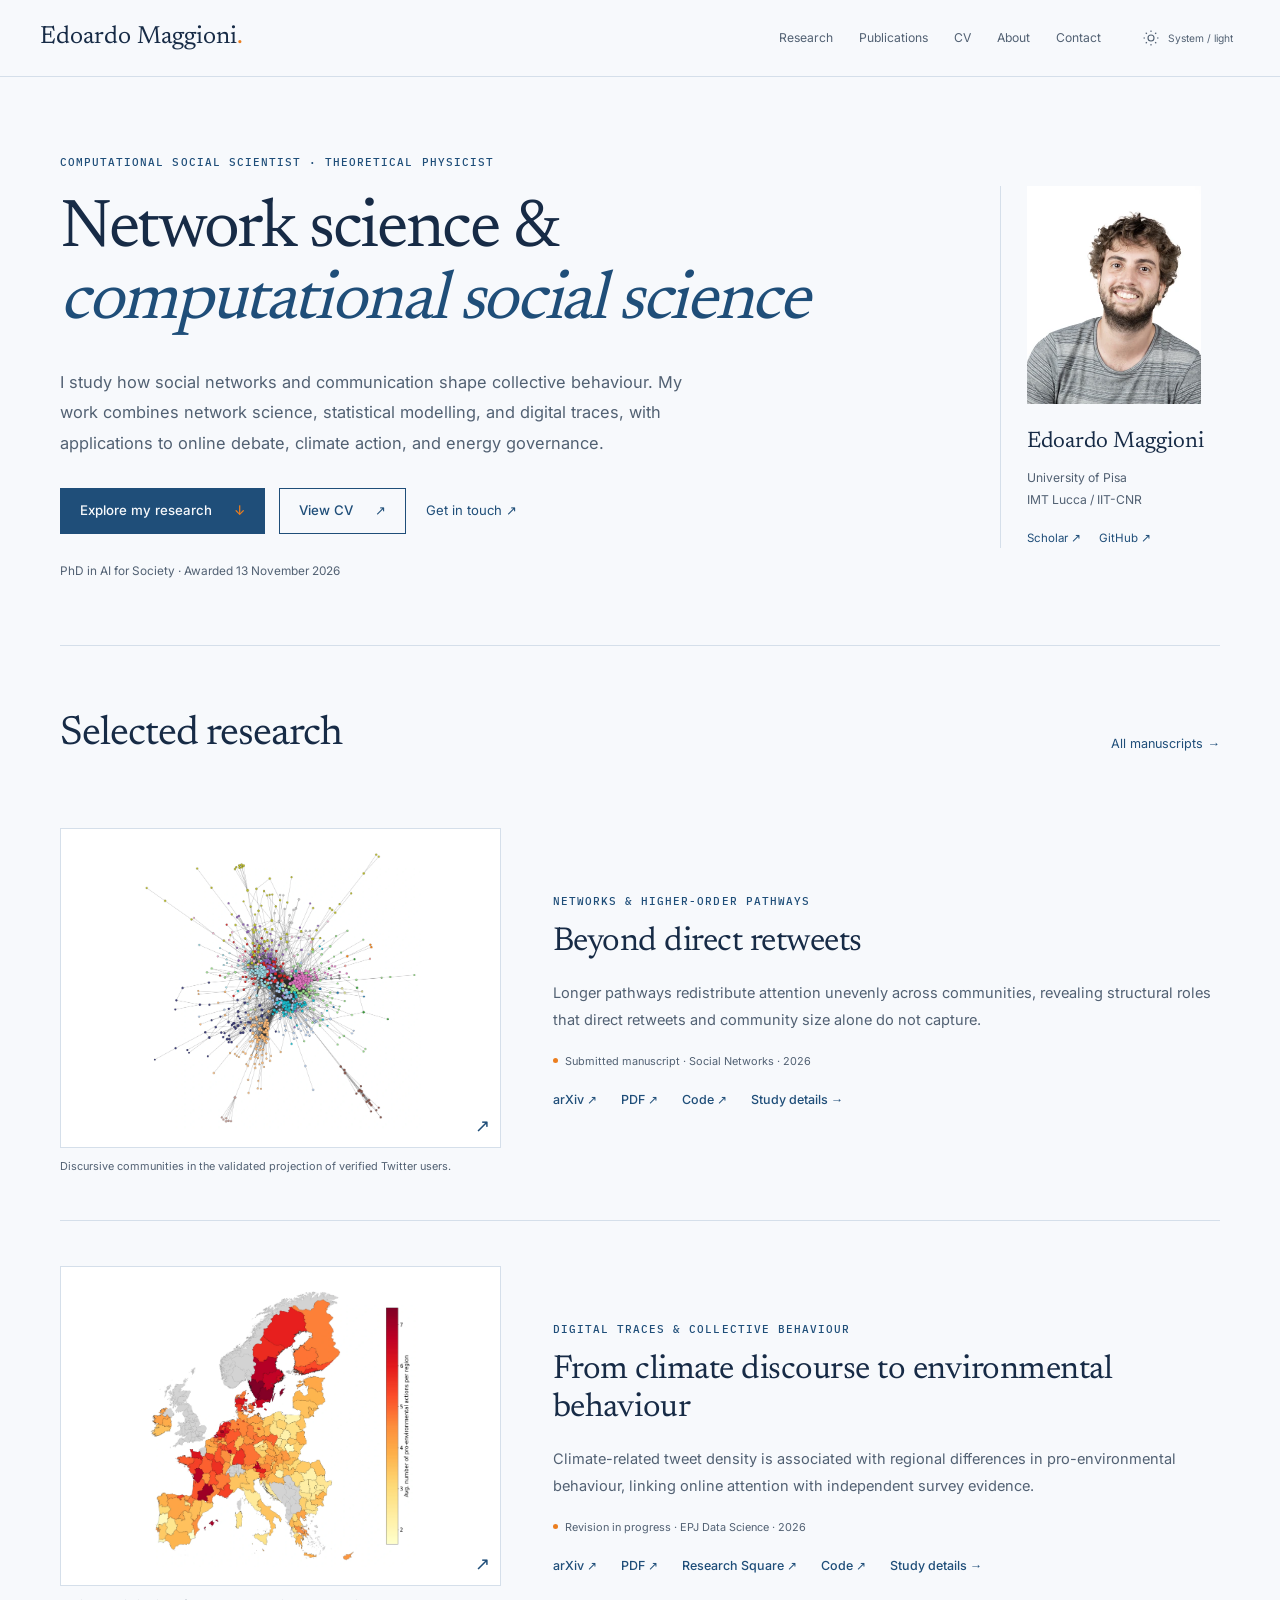
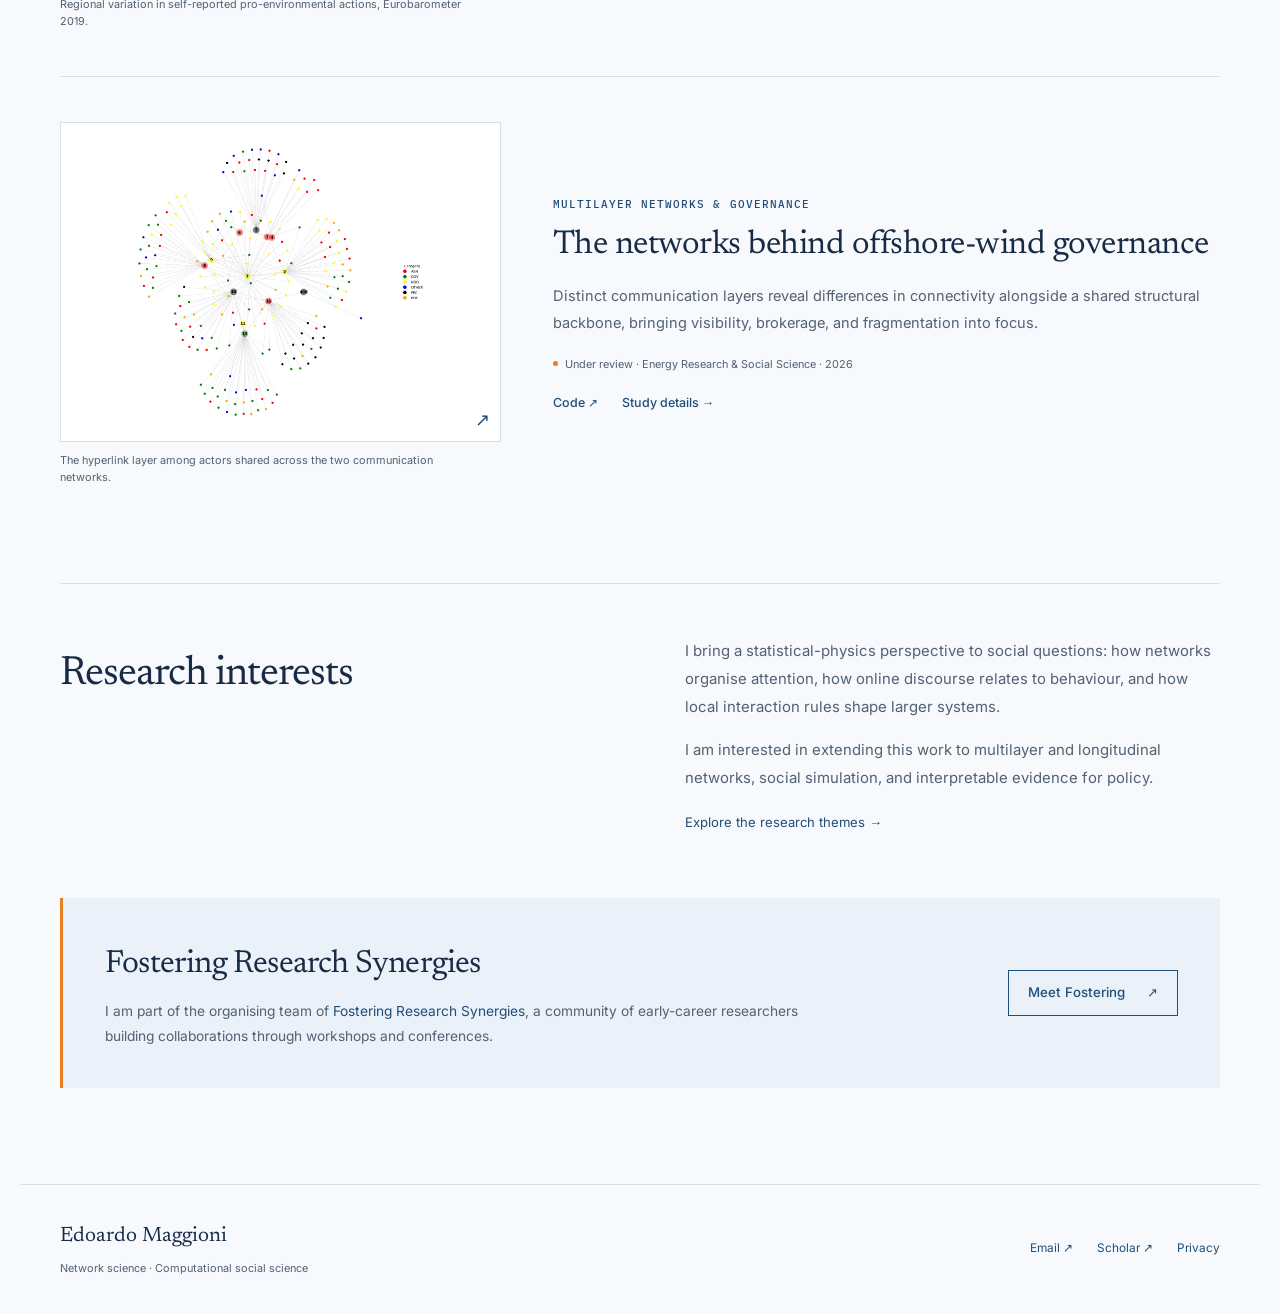
<file: index.html>
<!doctype html>
<html lang="en">
<head>
  <meta charset="utf-8">
  <title>Page moved</title>
  <meta name="robots" content="noindex">
  <meta http-equiv="refresh" content="0; url=/website/">
  <link rel="canonical" href="https://edoarder.github.io/website/">
  <script>location.replace("/website/" + location.search + location.hash);</script>
</head>
<body><p>This page has moved. <a href="/website/">Continue to the new address.</a></p></body>
</html>
</file>
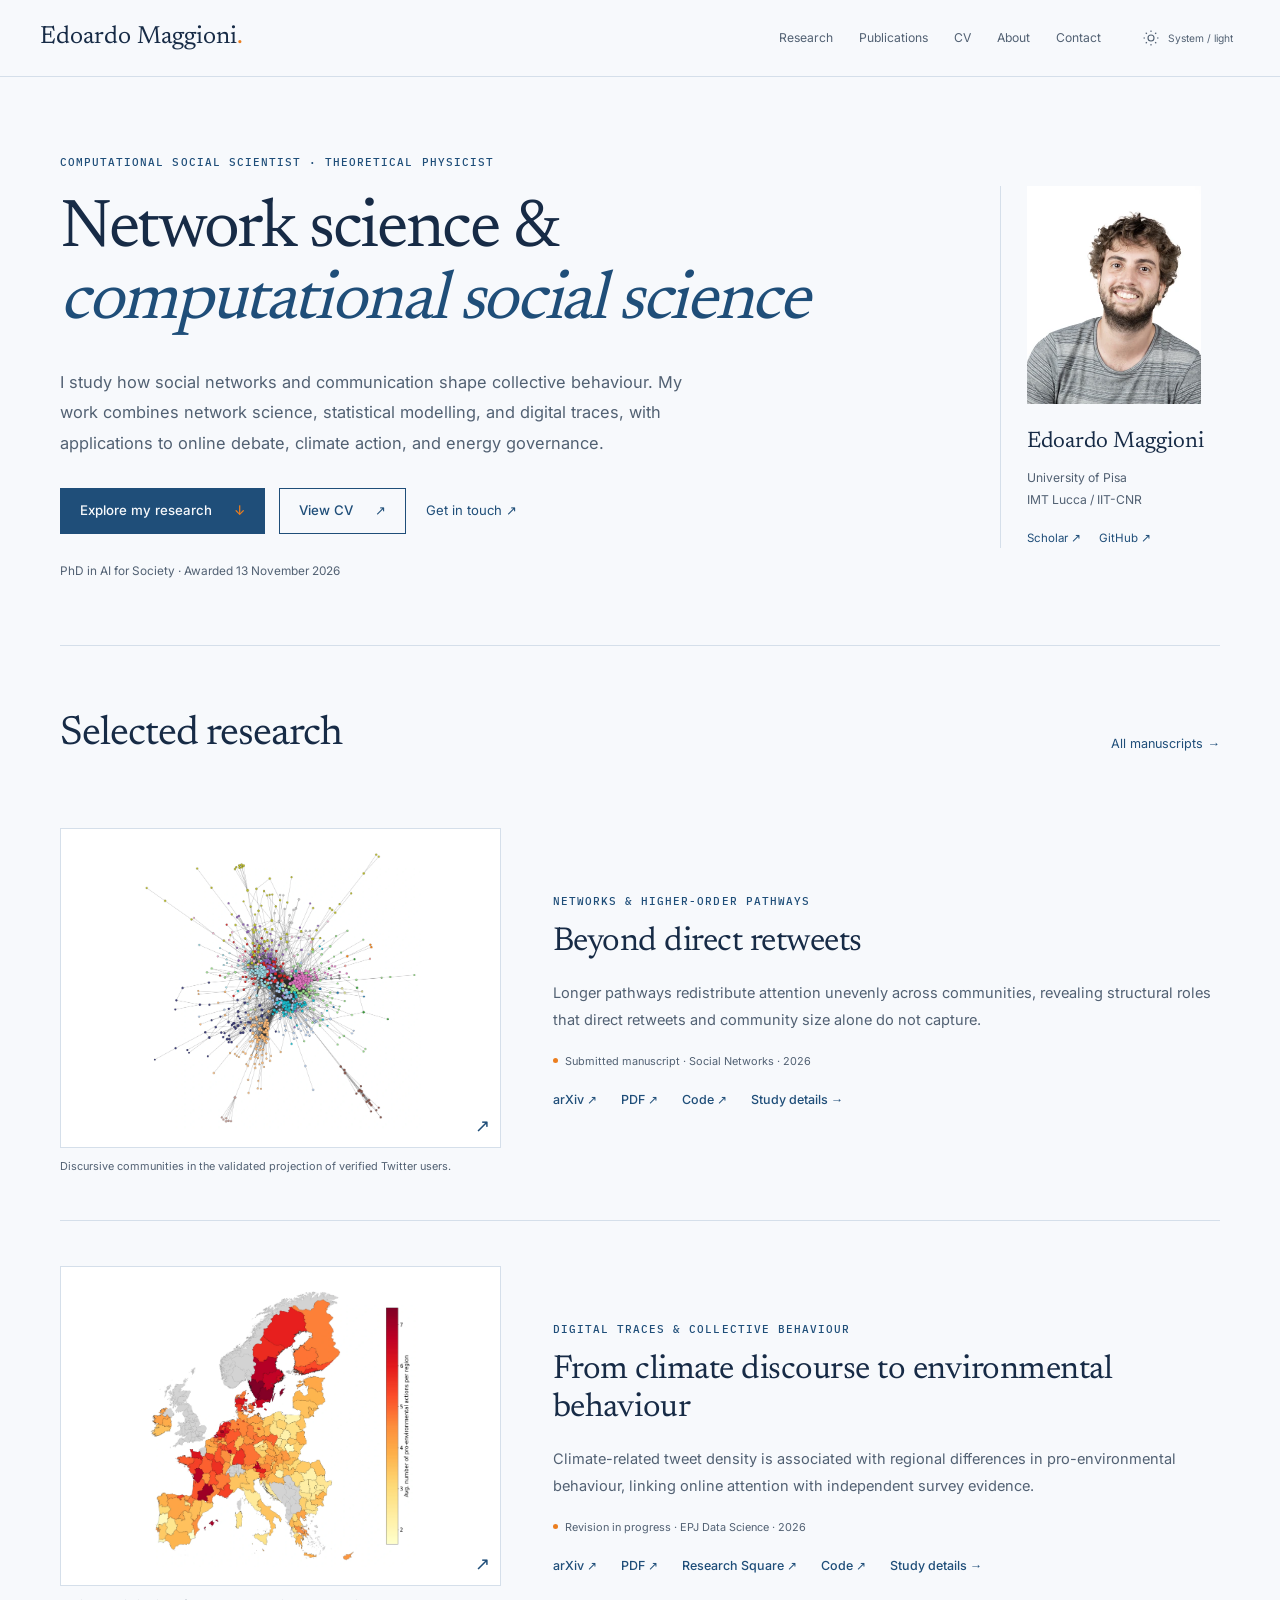
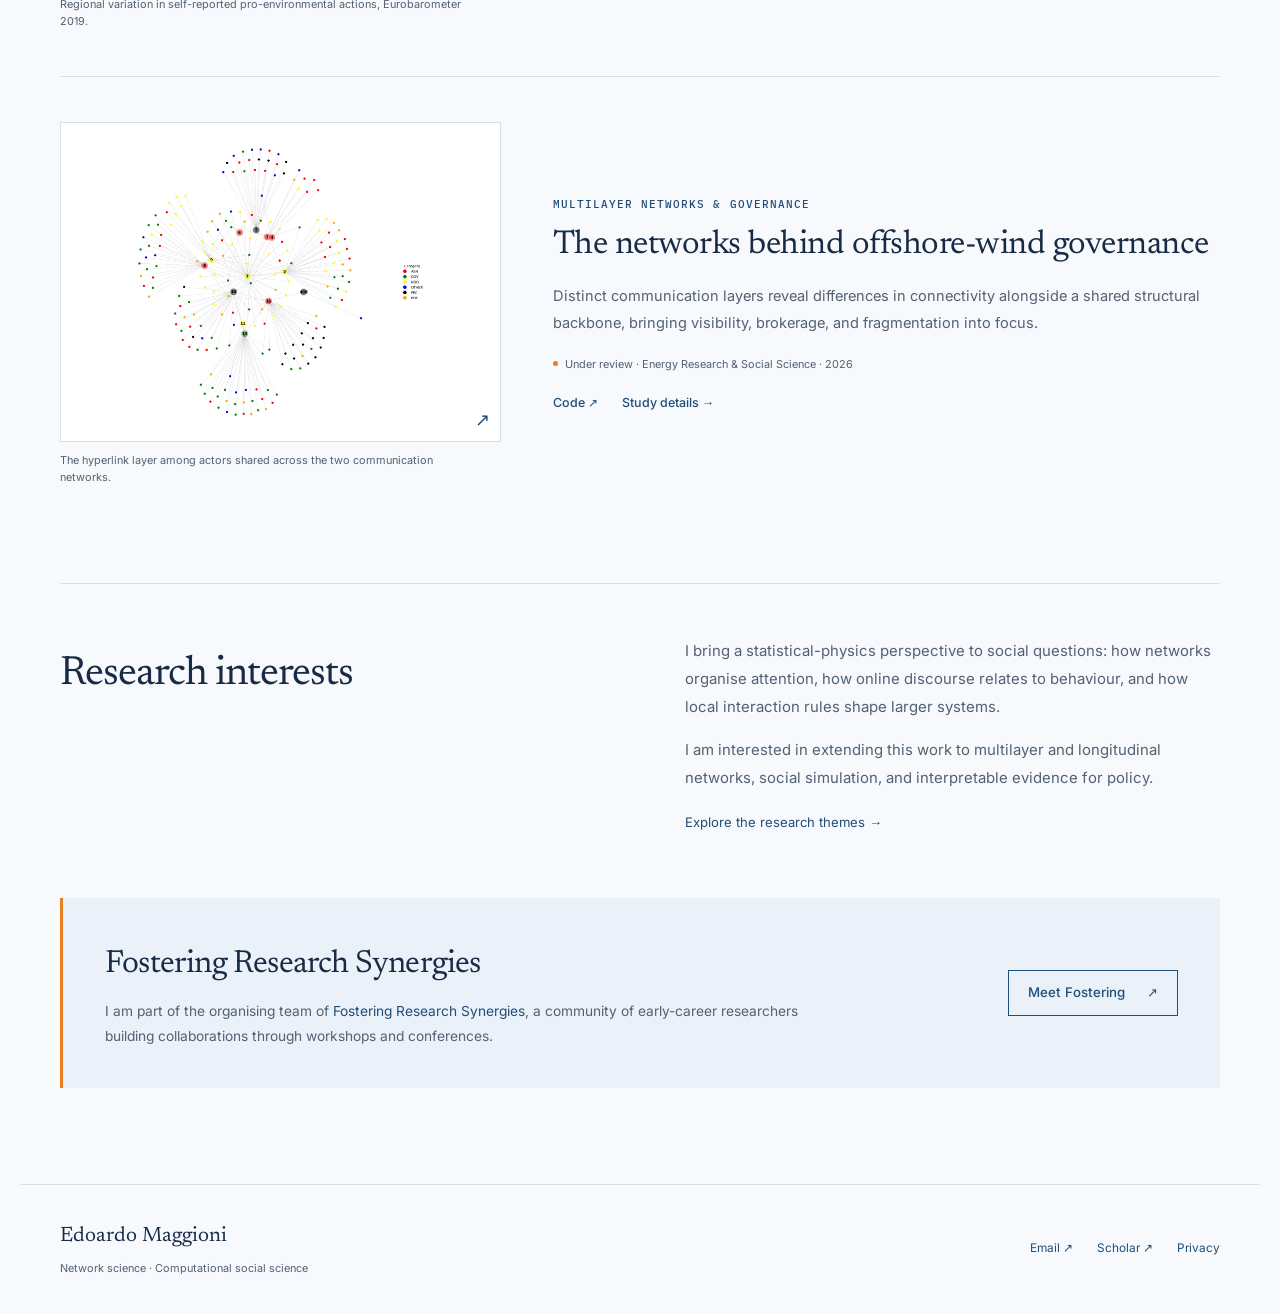
<file: website/index.html>
<!DOCTYPE html><html lang="en"> <head><meta charset="utf-8"><meta name="viewport" content="width=device-width, initial-scale=1"><meta name="description" content="Edoardo Maggioni is a computational social scientist trained in theoretical physics. He combines network science, statistical modelling, and digital traces to study online communication, collective behaviour, and socio-environmental change."><meta name="author" content="Edoardo Maggioni"><meta name="theme-color" content="#f7f9fc" media="(prefers-color-scheme: light)"><meta name="theme-color" content="#0c1626" media="(prefers-color-scheme: dark)"><link rel="icon" href="/website/favicon.svg" type="image/svg+xml"><link rel="canonical" href="https://edoarder.github.io/website/"><meta property="og:type" content="website"><meta property="og:title" content="Edoardo Maggioni | Computational Social Scientist"><meta property="og:description" content="Edoardo Maggioni is a computational social scientist trained in theoretical physics. He combines network science, statistical modelling, and digital traces to study online communication, collective behaviour, and socio-environmental change."><meta property="og:url" content="https://edoarder.github.io/website/"><meta property="og:image" content="https://edoarder.github.io/website/images/portrait.webp"><meta property="og:image:alt" content="Edoardo Maggioni"><meta name="twitter:card" content="summary"><meta name="twitter:title" content="Edoardo Maggioni | Computational Social Scientist"><meta name="twitter:description" content="Edoardo Maggioni is a computational social scientist trained in theoretical physics. He combines network science, statistical modelling, and digital traces to study online communication, collective behaviour, and socio-environmental change."><meta name="twitter:image" content="https://edoarder.github.io/website/images/portrait.webp"><script type="application/ld+json">{"@context":"https://schema.org","@type":"Person","name":"Edoardo Maggioni","url":"https://edoarder.github.io/website/","image":"https://edoarder.github.io/website/images/portrait.webp","jobTitle":"Computational Social Scientist","description":"Edoardo Maggioni is a computational social scientist trained in theoretical physics. He combines network science, statistical modelling, and digital traces to study online communication, collective behaviour, and socio-environmental change.","affiliation":[{"@type":"Organization","name":"University of Pisa"},{"@type":"Organization","name":"IMT School for Advanced Studies Lucca"},{"@type":"Organization","name":"Institute of Informatics and Telematics (IIT-CNR)"}],"sameAs":["https://scholar.google.com/citations?user=WvftNyIAAAAJ&hl=en","https://orcid.org/0009-0008-7676-6471","https://www.linkedin.com/in/edoardo-maggioni-414072a8/","https://github.com/Edoarder"],"knowsAbout":["Network science","Computational social science","Higher-order pathways","Collective behaviour","Communication networks","Agent-based modelling"]}</script><script>
      (() => {
        const storageKey = 'edomagg-theme';
        let preference = 'system';

        try {
          const stored = localStorage.getItem(storageKey);
          if (stored === 'light' || stored === 'dark' || stored === 'system') {
            preference = stored;
          }
        } catch {
          preference = 'system';
        }

        const systemTheme = matchMedia('(prefers-color-scheme: dark)').matches
          ? 'dark'
          : 'light';
        const resolvedTheme =
          preference === 'system' ? systemTheme : preference;

        document.documentElement.classList.toggle(
          'dark',
          resolvedTheme === 'dark',
        );
        document.documentElement.dataset.themePreference = preference;
        document.documentElement.dataset.resolvedTheme = resolvedTheme;
      })();
    </script><title>Edoardo Maggioni | Computational Social Scientist</title><link rel="stylesheet" href="/website/_astro/about.D6e_W8wl.css"></head> <body class="bg-canvas text-primary antialiased"> <a href="#main-content" class="skip-link">Skip to content</a> <header class="site-header"> <div class="header-inner"> <a class="brand" href="/website/" aria-label="Edoardo Maggioni home">Edoardo Maggioni<span class="brand-dot" aria-hidden="true">.</span></a><nav aria-label="Primary navigation"> <a href="/website/research"> Research </a><a href="/website/publications"> Publications </a><a href="/website/cv"> CV </a><a href="/website/about"> About </a><a href="/website/contact"> Contact </a> </nav><button type="button" data-theme-toggle class="theme-toggle" aria-label="Toggle color theme"><svg viewBox="0 0 24 24" fill="none" stroke="currentColor" stroke-width="1.5" width="18" height="18" aria-hidden="true"><circle cx="12" cy="12" r="4"></circle><path d="M12 2v2m0 16v2M2 12h2m16 0h2M5 5l1.5 1.5m11 11L19 19M5 19l1.5-1.5m11-11L19 5"></path></svg><span data-theme-label>System</span></button> </div> </header> <main id="main-content" class="site-main">  <section class="home-hero" aria-labelledby="intro-title"> <div class="hero-copy"> <p class="eyebrow">
Computational social scientist · Theoretical physicist
</p> <h1 id="intro-title">
Network science &amp;<br><em>computational social science</em> </h1> <p class="hero-intro">
I study how social networks and communication shape collective
        behaviour. My work combines network science, statistical modelling, and
        digital traces, with applications to online debate, climate action, and
        energy governance.
</p> <div class="hero-actions"> <a href="#selected-work" class="button-primary">Explore my research <span aria-hidden="true">↓</span></a> <a href="/website/cv/CV_full.pdf" class="button-secondary" target="_blank" rel="noreferrer">View CV <span aria-hidden="true">↗</span></a> <a href="mailto:edo.magg@me.com" class="text-link">Get in touch <span aria-hidden="true">↗</span></a> </div> <p class="hero-status">PhD in AI for Society · Awarded 13 November 2026</p> </div> <aside class="hero-profile" aria-label="Edoardo Maggioni profile"> <img class="portrait" src="/website/images/portrait.webp" alt="Edoardo Maggioni" width="240" height="300" fetchpriority="high"> <p class="profile-name">Edoardo Maggioni</p> <p class="profile-affiliation"> <a href="https://www.unipi.it/">University of Pisa</a><br><a href="https://www.imtlucca.it/">IMT Lucca</a> <span aria-hidden="true">/</span> <a href="https://www.iit.cnr.it/">IIT-CNR</a> </p> <div class="profile-social"> <a href="https://scholar.google.com/citations?user=WvftNyIAAAAJ&hl=en">Scholar ↗</a><a href="https://github.com/Edoarder">GitHub ↗</a> </div> </aside> </section> <section class="section-block" id="selected-work" aria-labelledby="work-title"> <div class="section-heading"> <div> <h2 id="work-title">Selected research</h2> </div><a class="text-link" href="/website/publications">All manuscripts <span aria-hidden="true">→</span></a> </div> <div class="study-list"> <article class="study" id="beyond-direct-retweets-multi-step-pathways-in-italian-covid-19-twitter" data-publication-row data-publication-filter="2026 beyond direct retweets: multi-step pathways in italian covid-19 twitter edoardo maggioni ren manfredi fabio saracco rossana mastrandrea social networks submitted manuscript random walks network motifs community detection online attention"> <figure class="study-figure"> <a href="/website/images/research/motifs-network.webp" target="_blank" rel="noreferrer" aria-label="View full-size figure: Discursive communities in the validated projection of verified Twitter users."> <img src="/website/images/research/motifs-network.webp" alt="Network of 832 verified Twitter accounts, coloured by their 21 detected communities." width="800" height="800" loading="lazy"> <span class="figure-expand" aria-hidden="true">↗</span> </a> <figcaption>Discursive communities in the validated projection of verified Twitter users.</figcaption> </figure> <div class="study-copy"> <p class="eyebrow">Networks &amp; higher-order pathways</p> <h3 class="study-title"><a href="/website/publications#beyond-direct-retweets-multi-step-pathways-in-italian-covid-19-twitter">Beyond direct retweets</a></h3> <p class="study-finding">Longer pathways redistribute attention unevenly across communities, revealing structural roles that direct retweets and community size alone do not capture.</p>  <p class="publication-status"> <span class="status-dot" aria-hidden="true"></span>Submitted manuscript · Social Networks ·
2026 </p> <div class="study-links" aria-label="Links for Beyond direct retweets"> <a class="text-link" href="https://arxiv.org/abs/2605.30551" target="_blank" rel="noreferrer"> arXiv <span aria-hidden="true"> ↗</span> </a><a class="text-link" href="/website/papers/beyond-direct-retweets-multi-step-pathways-in-italian-covid-19-twitter.pdf" target="_blank" rel="noreferrer"> PDF <span aria-hidden="true"> ↗</span> </a><a class="text-link" href="https://github.com/Edoarder/covid-retweet-communities" target="_blank" rel="noreferrer"> Code <span aria-hidden="true"> ↗</span> </a> <a class="text-link" href="/website/publications#beyond-direct-retweets-multi-step-pathways-in-italian-covid-19-twitter">
Study details <span aria-hidden="true">→</span> </a> </div>  </div> </article><article class="study" id="twitter-climate-discourse-as-a-signal-of-pro-environmental-behaviors" data-publication-row data-publication-filter="2026 twitter climate discourse as a signal of pro-environmental behaviors edoardo maggioni diego garlaschelli rossana mastrandrea luca maria aiello epj data science revision in progress climate communication eurobarometer regional analysis nlp"> <figure class="study-figure"> <a href="/website/images/research/climate-regions.webp" target="_blank" rel="noreferrer" aria-label="View full-size figure: Regional variation in self-reported pro-environmental actions, Eurobarometer 2019."> <img src="/website/images/research/climate-regions.webp" alt="Map of European regions coloured by the average number of pro-environmental actions reported in Eurobarometer 2019." width="800" height="800" loading="lazy"> <span class="figure-expand" aria-hidden="true">↗</span> </a> <figcaption>Regional variation in self-reported pro-environmental actions, Eurobarometer 2019.</figcaption> </figure> <div class="study-copy"> <p class="eyebrow">Digital traces &amp; collective behaviour</p> <h3 class="study-title"><a href="/website/publications#twitter-climate-discourse-as-a-signal-of-pro-environmental-behaviors">From climate discourse to environmental behaviour</a></h3> <p class="study-finding">Climate-related tweet density is associated with regional differences in pro-environmental behaviour, linking online attention with independent survey evidence.</p>  <p class="publication-status"> <span class="status-dot" aria-hidden="true"></span>Revision in progress · EPJ Data Science ·
2026 </p> <div class="study-links" aria-label="Links for From climate discourse to environmental behaviour"> <a class="text-link" href="https://arxiv.org/abs/2604.27330" target="_blank" rel="noreferrer"> arXiv <span aria-hidden="true"> ↗</span> </a><a class="text-link" href="/website/papers/twitter-climate-discourse-as-a-signal-of-pro-environmental-behaviors.pdf" target="_blank" rel="noreferrer"> PDF <span aria-hidden="true"> ↗</span> </a><a class="text-link" href="https://doi.org/10.21203/rs.3.rs-10091583/v1" target="_blank" rel="noreferrer"> Research Square <span aria-hidden="true"> ↗</span> </a><a class="text-link" href="https://github.com/Edoarder/tweet-proenv-project" target="_blank" rel="noreferrer"> Code <span aria-hidden="true"> ↗</span> </a> <a class="text-link" href="/website/publications#twitter-climate-discourse-as-a-signal-of-pro-environmental-behaviors">
Study details <span aria-hidden="true">→</span> </a> </div>  </div> </article><article class="study" id="digital-communication-infrastructures-in-irish-offshore-wind-governance" data-publication-row data-publication-filter="2026 digital communication infrastructures in irish offshore wind governance: a multilayer network analysis edoardo maggioni nuccio ludovico marc esteve del valle franco ruzzenenti rossana mastrandrea energy research &#38; social science under review multilayer networks energy transitions brokerage governance"> <figure class="study-figure"> <a href="/website/images/research/offshore-network.webp" target="_blank" rel="noreferrer" aria-label="View full-size figure: The hyperlink layer among actors shared across the two communication networks."> <img src="/website/images/research/offshore-network.webp" alt="Hyperlink network among common actors in the Irish offshore-wind study, with nodes coloured by stakeholder category." width="800" height="800" loading="lazy"> <span class="figure-expand" aria-hidden="true">↗</span> </a> <figcaption>The hyperlink layer among actors shared across the two communication networks.</figcaption> </figure> <div class="study-copy"> <p class="eyebrow">Multilayer networks &amp; governance</p> <h3 class="study-title"><a href="/website/publications#digital-communication-infrastructures-in-irish-offshore-wind-governance">The networks behind offshore-wind governance</a></h3> <p class="study-finding">Distinct communication layers reveal differences in connectivity alongside a shared structural backbone, bringing visibility, brokerage, and fragmentation into focus.</p>  <p class="publication-status"> <span class="status-dot" aria-hidden="true"></span>Under review · Energy Research &amp; Social Science ·
2026 </p> <div class="study-links" aria-label="Links for The networks behind offshore-wind governance"> <a class="text-link" href="https://github.com/Edoarder/irish-offshore-wind-networks" target="_blank" rel="noreferrer"> Code <span aria-hidden="true"> ↗</span> </a> <a class="text-link" href="/website/publications#digital-communication-infrastructures-in-irish-offshore-wind-governance">
Study details <span aria-hidden="true">→</span> </a> </div>  </div> </article> </div> </section> <section class="research-outlook section-block" aria-labelledby="outlook-title"> <div> <h2 id="outlook-title">Research interests</h2> </div> <div> <p>
I bring a statistical-physics perspective to social questions: how
        networks organise attention, how online discourse relates to behaviour,
        and how local interaction rules shape larger systems.
</p><p>
I am interested in extending this work to multilayer and longitudinal
        networks, social simulation, and interpretable evidence for policy.
</p><a class="text-link" href="/website/research">Explore the research themes <span aria-hidden="true">→</span></a> </div> </section> <section class="community-band" aria-labelledby="community-title"> <div> <h2 id="community-title">Fostering Research Synergies</h2><p>
I am part of the organising team of <a class="text-link" href="https://fosteringresearchsynergies.github.io/">Fostering Research Synergies</a>, a community of early-career researchers building collaborations
        through workshops and conferences.
</p> </div><a class="button-secondary" href="https://fosteringresearchsynergies.github.io/" target="_blank" rel="noreferrer">Meet Fostering <span aria-hidden="true">↗</span></a> </section>  </main> <footer class="site-footer"> <div> <a class="footer-name" href="/website/">Edoardo Maggioni</a><p>
Network science · Computational social science
</p> </div><div class="footer-links"> <a href="mailto:edo.magg@me.com">Email ↗</a><a href="https://scholar.google.com/citations?user=WvftNyIAAAAJ&hl=en">Scholar ↗</a><a href="/website/about#privacy">Privacy</a> </div> </footer> <script type="module">const a="edomagg-theme";function s(){return document.documentElement}function c(){try{return window.localStorage.getItem(a)}catch{return null}}function l(e){try{e==="system"?window.localStorage.removeItem(a):window.localStorage.setItem(a,e)}catch{return}}function i(){return window.matchMedia("(prefers-color-scheme: dark)").matches?"dark":"light"}function o(){const e=c();return e==="light"||e==="dark"||e==="system"?e:"system"}function u(e){return e==="system"?i():e}function d(e,n){const t=u(n);return e.classList.toggle("dark",t==="dark"),e.dataset.themePreference=n,e.dataset.resolvedTheme=t,t}function r(e){const n=d(s(),e);return document.querySelectorAll("[data-theme-label]").forEach(t=>{t.textContent=e==="system"?`System / ${n}`:e==="dark"?"Dark":"Light"}),n}function h(e){return l(e),r(e)}function g(){const e=window;if(e.__themeControllerBound){r(o());return}e.__themeControllerBound=!0,r(o()),window.matchMedia("(prefers-color-scheme: dark)").addEventListener("change",()=>r(o())),document.addEventListener("click",t=>{if(!(t.target instanceof Element)||!t.target.closest("[data-theme-toggle]"))return;const m=o();h(m==="light"?"dark":m==="dark"?"system":"light")}),document.addEventListener("astro:before-swap",t=>{d(t.newDocument.documentElement,o())}),document.addEventListener("astro:page-load",()=>{r(o())})}g();</script> <script>
      if (location.hostname.toLowerCase() === 'edoarder.github.io') {
        const beacon = document.createElement('script');
        beacon.src = 'https://static.cloudflareinsights.com/beacon.min.js';
        beacon.defer = true;
        beacon.dataset.cfBeacon = JSON.stringify({
          token: 'cb83e208d24a4e63b93fa8fe60253cd9',
        });
        document.body.append(beacon);
      }
    </script> </body> </html>
</file>
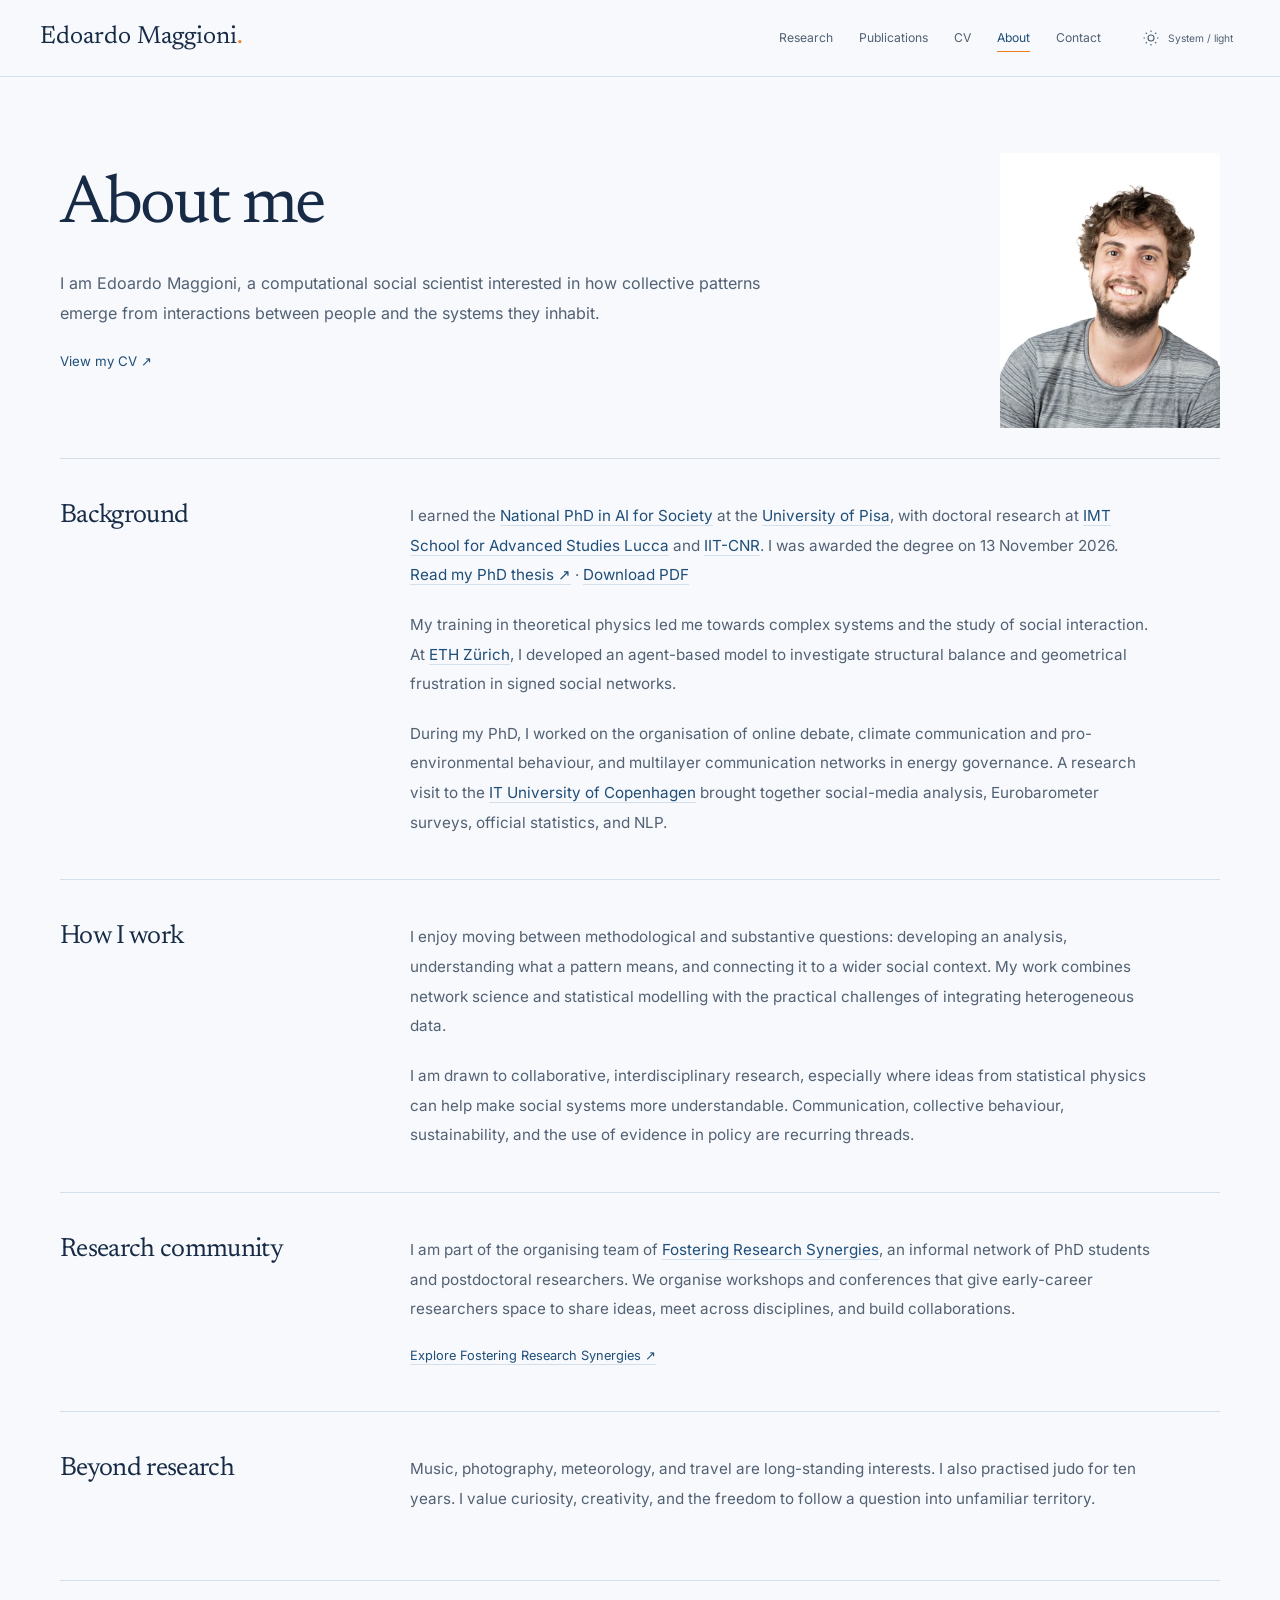
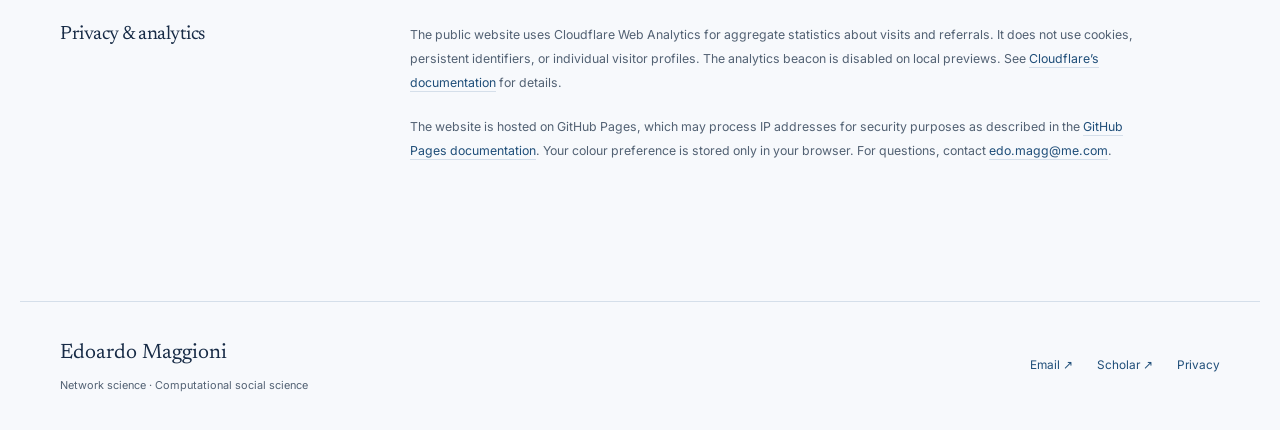
<file: edomagg-website/about/index.html>
<!doctype html>
<html lang="en">
<head>
  <meta charset="utf-8">
  <title>Page moved</title>
  <meta name="robots" content="noindex">
  <meta http-equiv="refresh" content="0; url=/website/about/">
  <link rel="canonical" href="https://edoarder.github.io/website/about/">
  <script>location.replace("/website/about/" + location.search + location.hash);</script>
</head>
<body><p>This page has moved. <a href="/website/about/">Continue to the new address.</a></p></body>
</html>
</file>
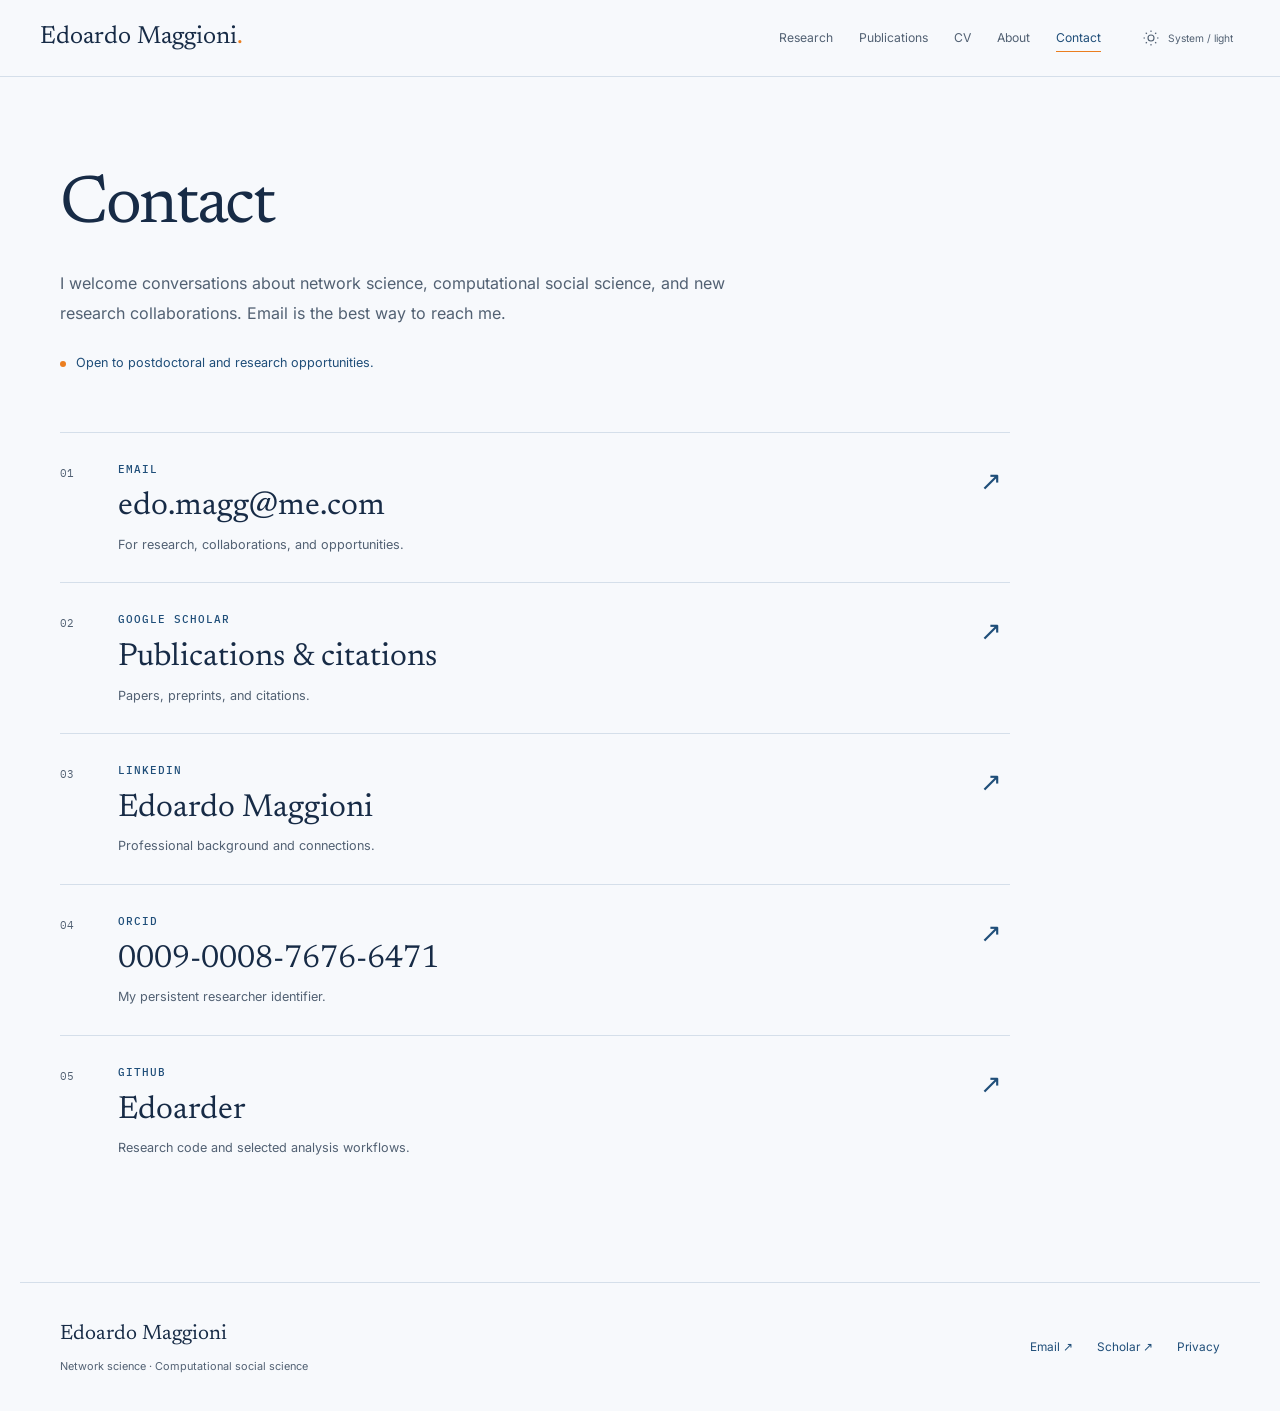
<file: edomagg-website/contact/index.html>
<!doctype html>
<html lang="en">
<head>
  <meta charset="utf-8">
  <title>Page moved</title>
  <meta name="robots" content="noindex">
  <meta http-equiv="refresh" content="0; url=/website/contact/">
  <link rel="canonical" href="https://edoarder.github.io/website/contact/">
  <script>location.replace("/website/contact/" + location.search + location.hash);</script>
</head>
<body><p>This page has moved. <a href="/website/contact/">Continue to the new address.</a></p></body>
</html>
</file>
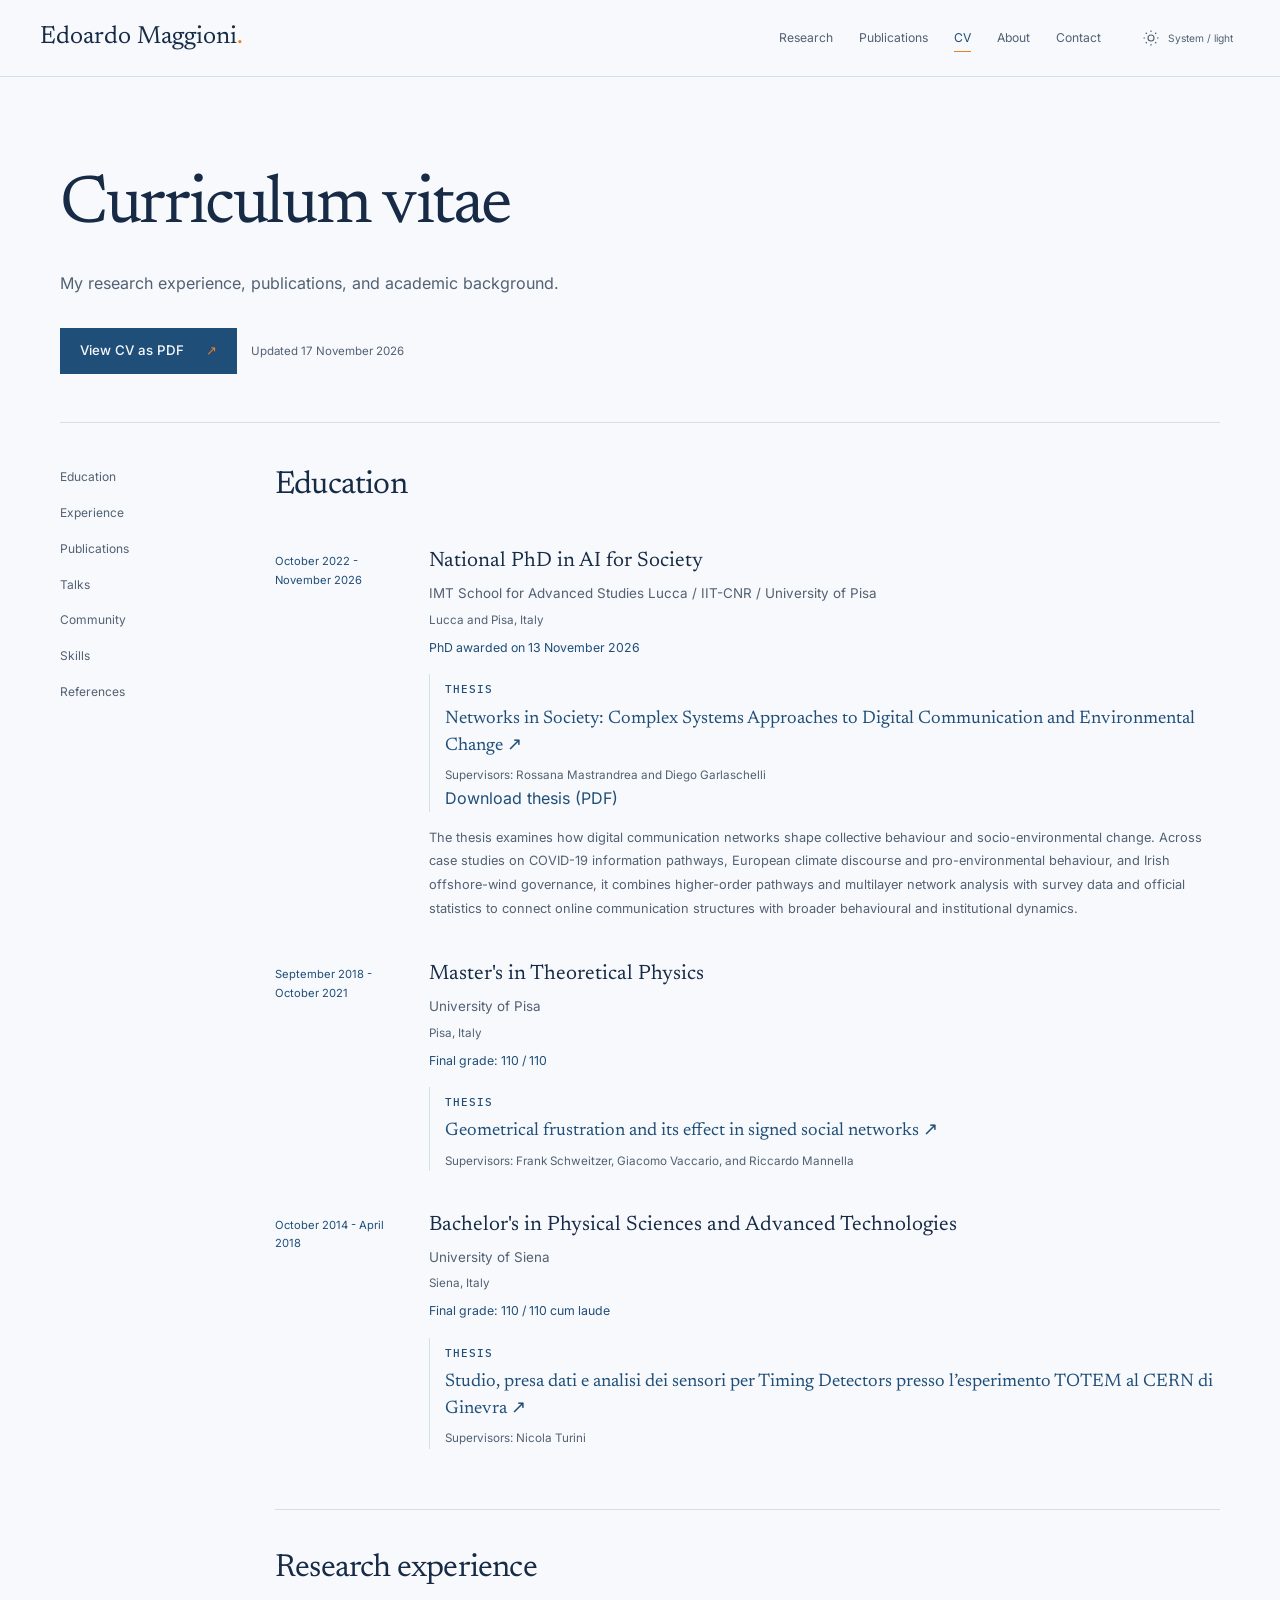
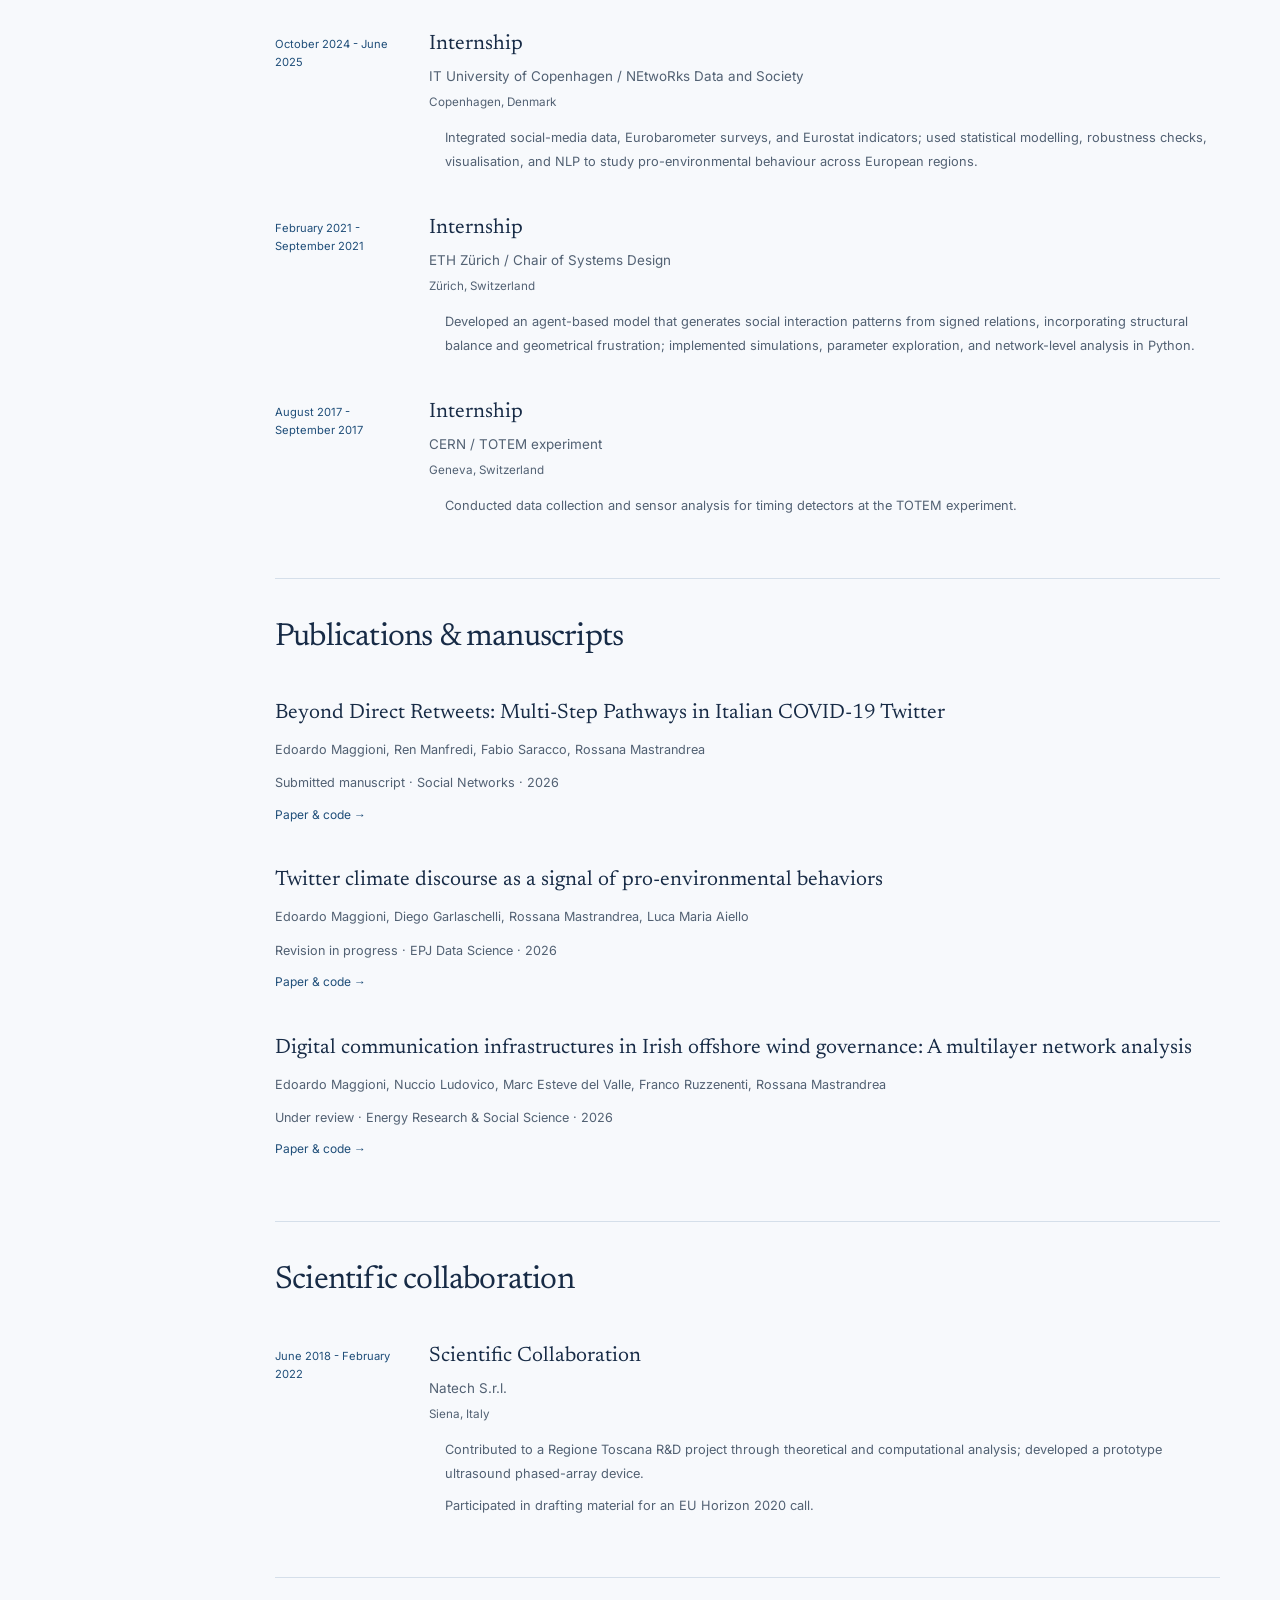
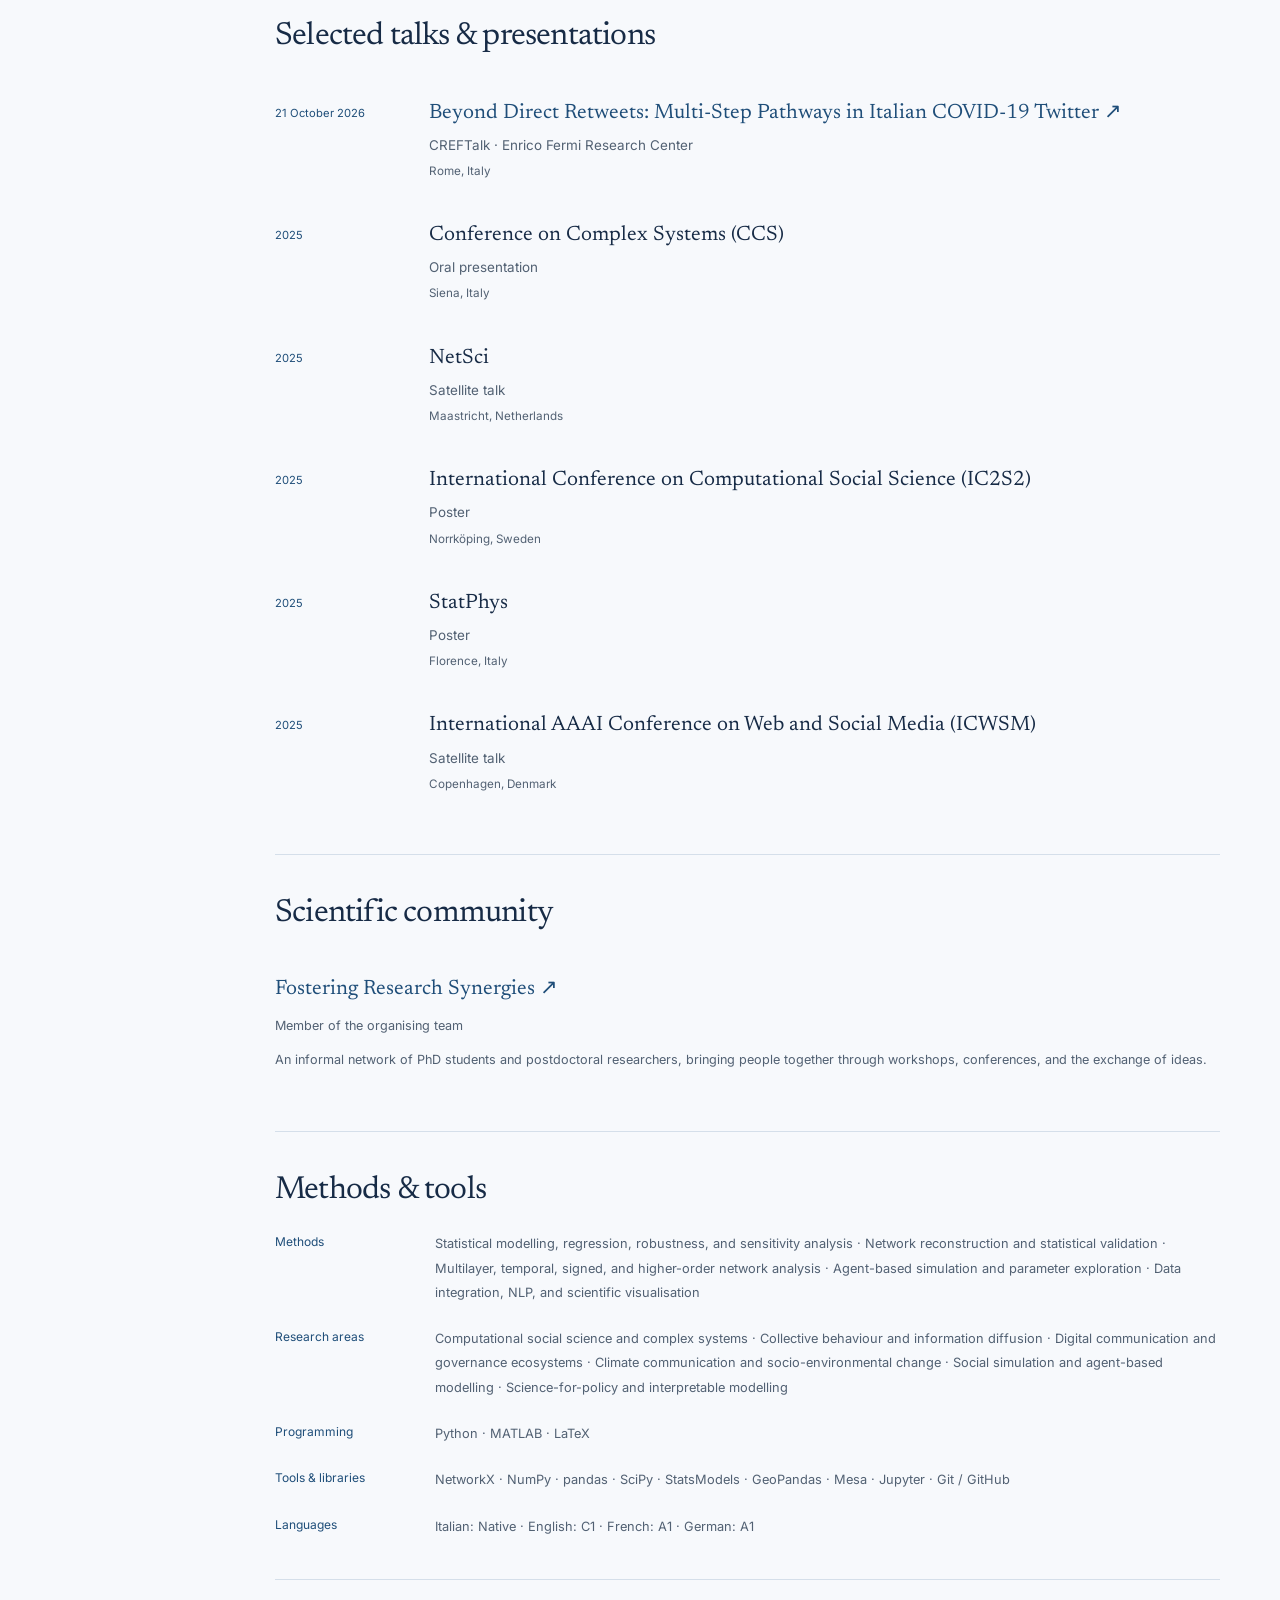
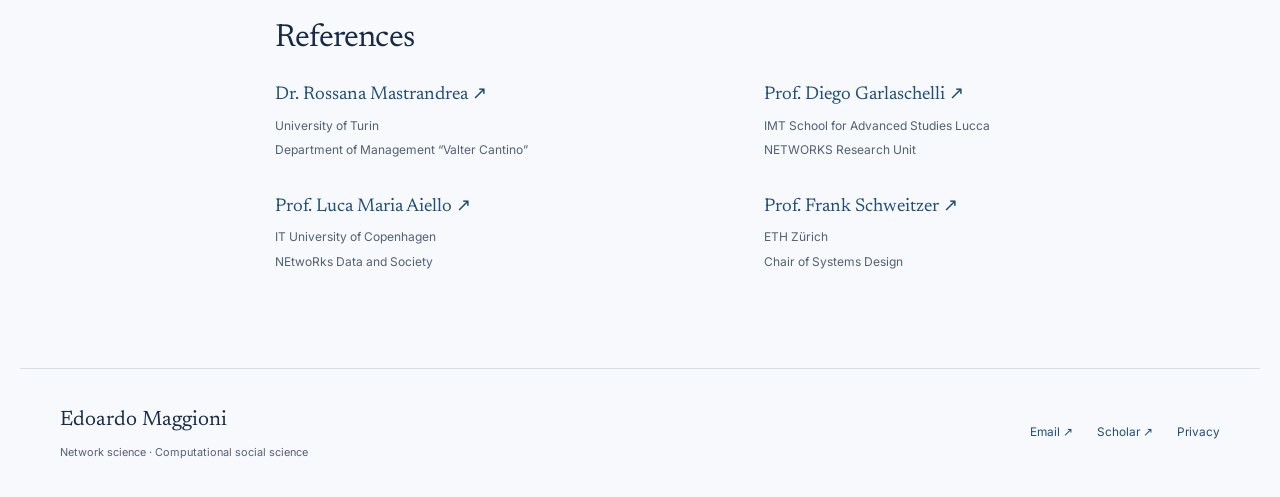
<file: edomagg-website/cv/index.html>
<!doctype html>
<html lang="en">
<head>
  <meta charset="utf-8">
  <title>Page moved</title>
  <meta name="robots" content="noindex">
  <meta http-equiv="refresh" content="0; url=/website/cv/">
  <link rel="canonical" href="https://edoarder.github.io/website/cv/">
  <script>location.replace("/website/cv/" + location.search + location.hash);</script>
</head>
<body><p>This page has moved. <a href="/website/cv/">Continue to the new address.</a></p></body>
</html>
</file>
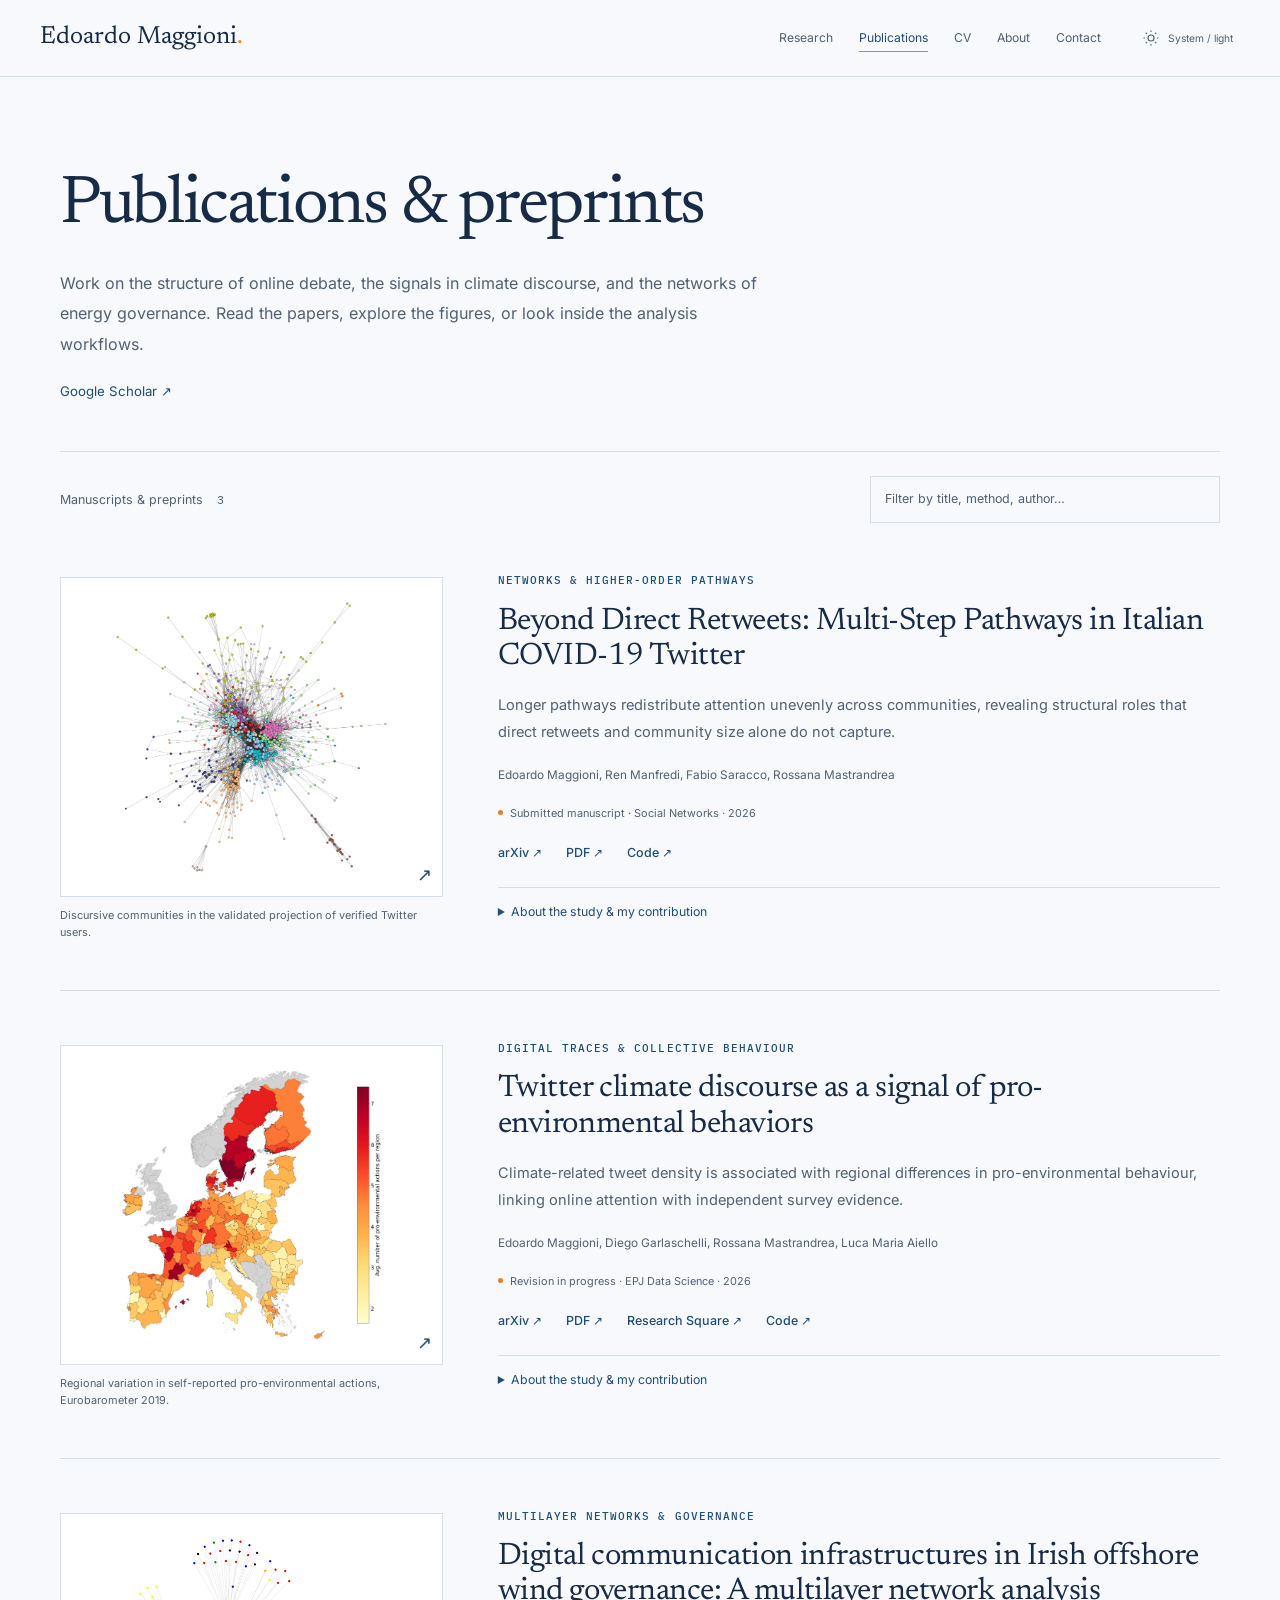
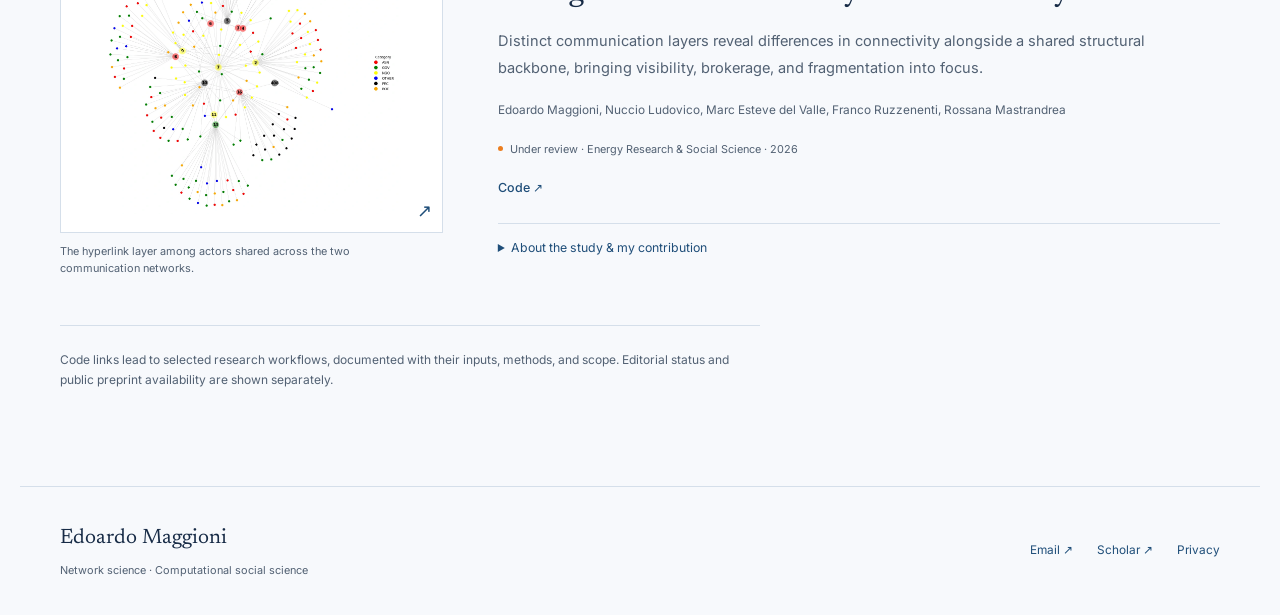
<file: edomagg-website/publications/index.html>
<!doctype html>
<html lang="en">
<head>
  <meta charset="utf-8">
  <title>Page moved</title>
  <meta name="robots" content="noindex">
  <meta http-equiv="refresh" content="0; url=/website/publications/">
  <link rel="canonical" href="https://edoarder.github.io/website/publications/">
  <script>location.replace("/website/publications/" + location.search + location.hash);</script>
</head>
<body><p>This page has moved. <a href="/website/publications/">Continue to the new address.</a></p></body>
</html>
</file>
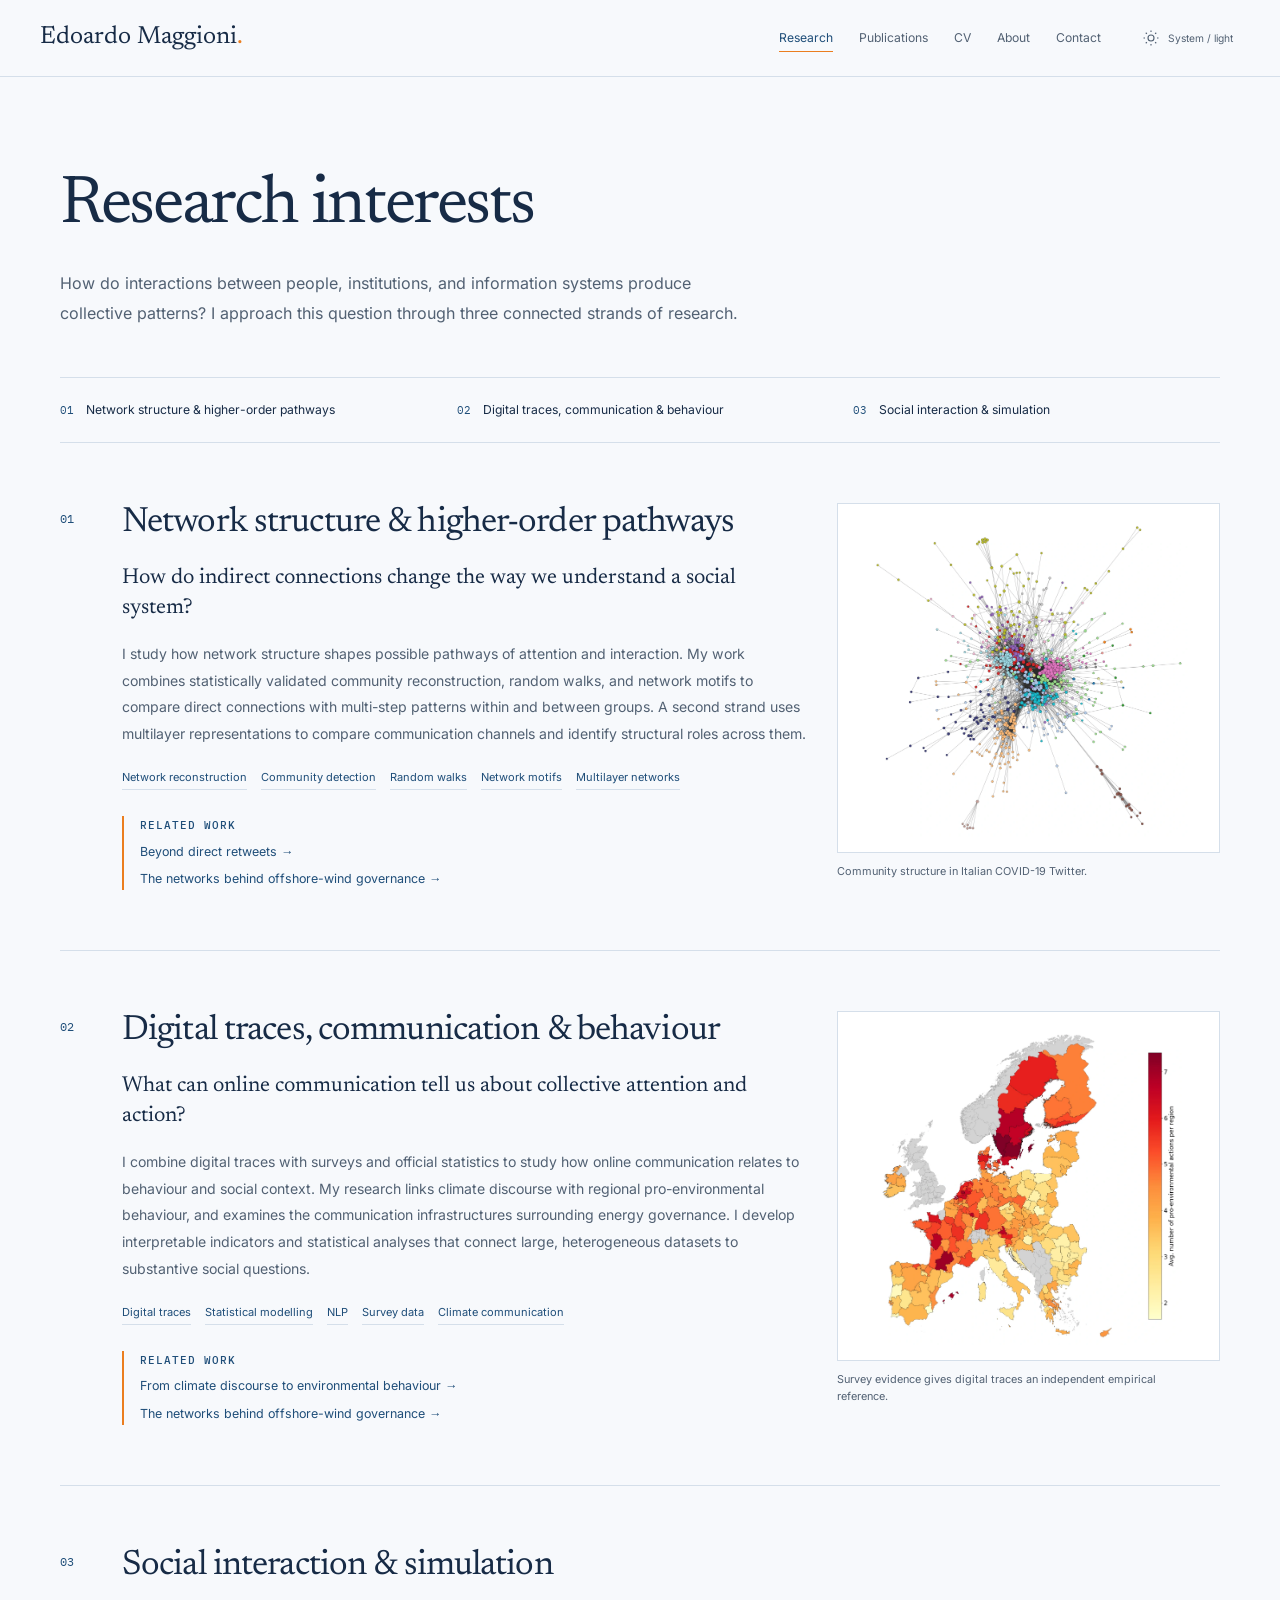
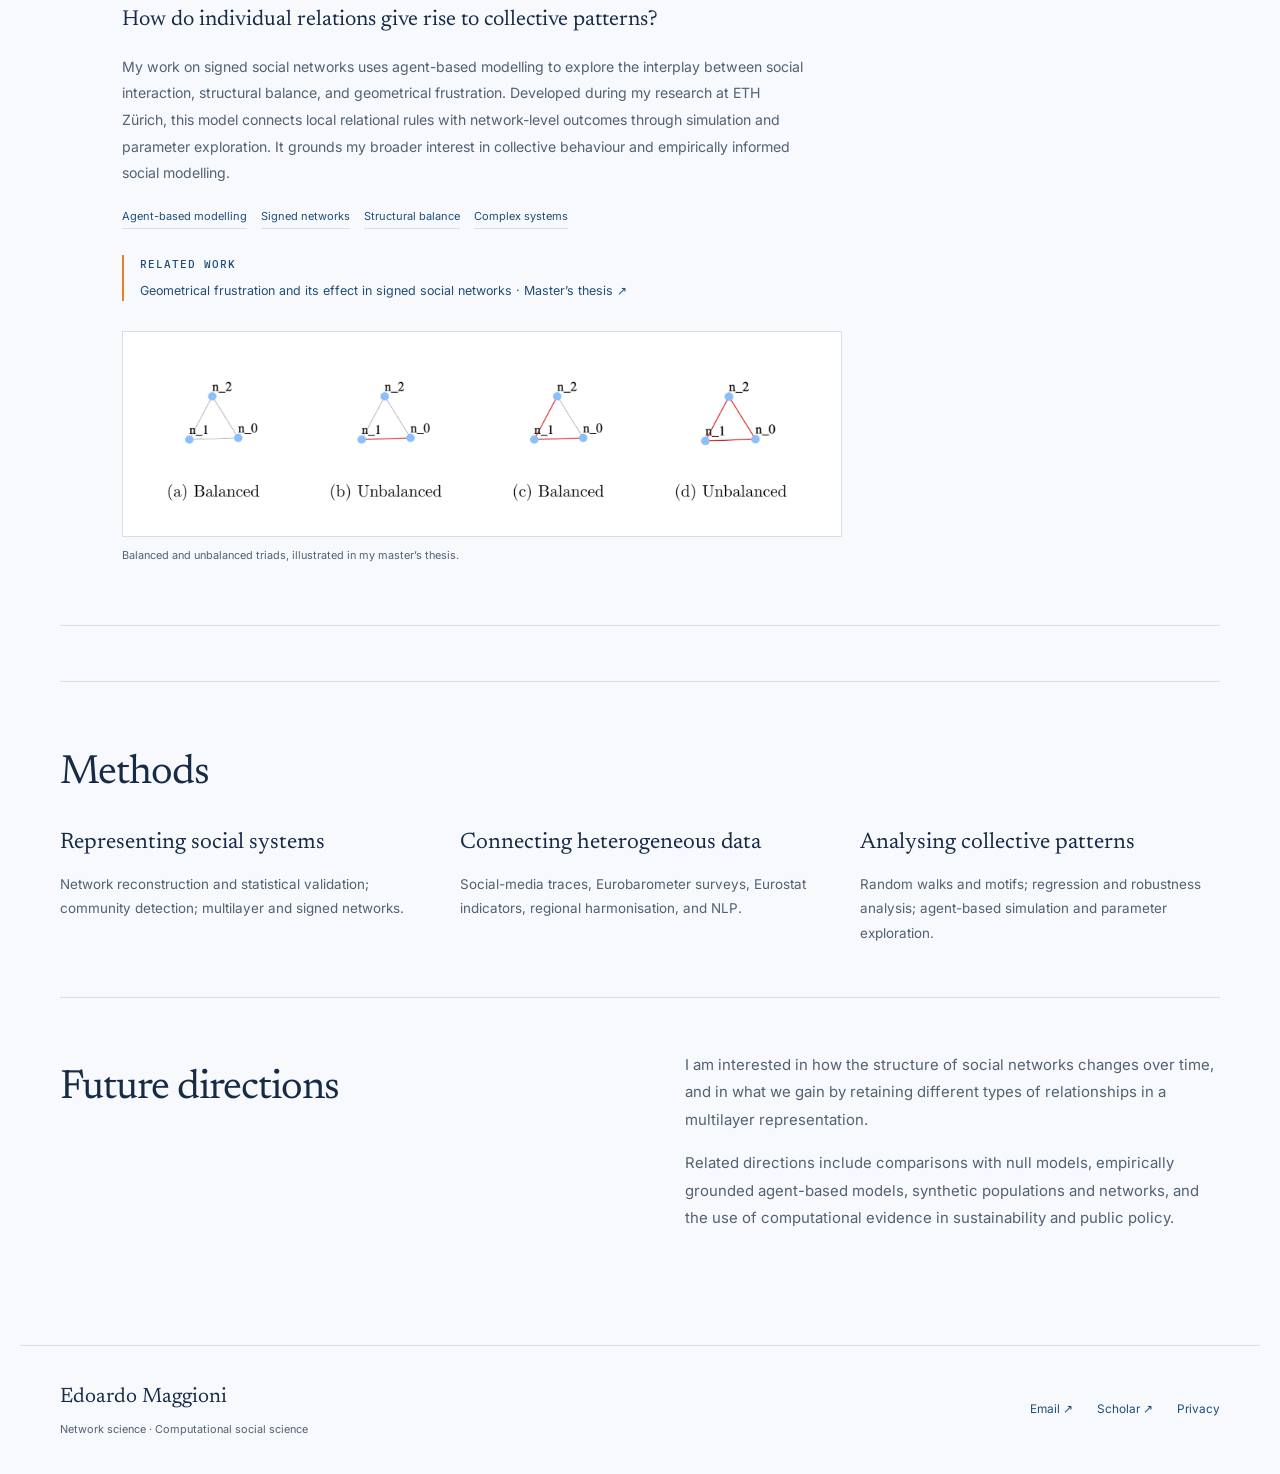
<file: edomagg-website/research/index.html>
<!doctype html>
<html lang="en">
<head>
  <meta charset="utf-8">
  <title>Page moved</title>
  <meta name="robots" content="noindex">
  <meta http-equiv="refresh" content="0; url=/website/research/">
  <link rel="canonical" href="https://edoarder.github.io/website/research/">
  <script>location.replace("/website/research/" + location.search + location.hash);</script>
</head>
<body><p>This page has moved. <a href="/website/research/">Continue to the new address.</a></p></body>
</html>
</file>
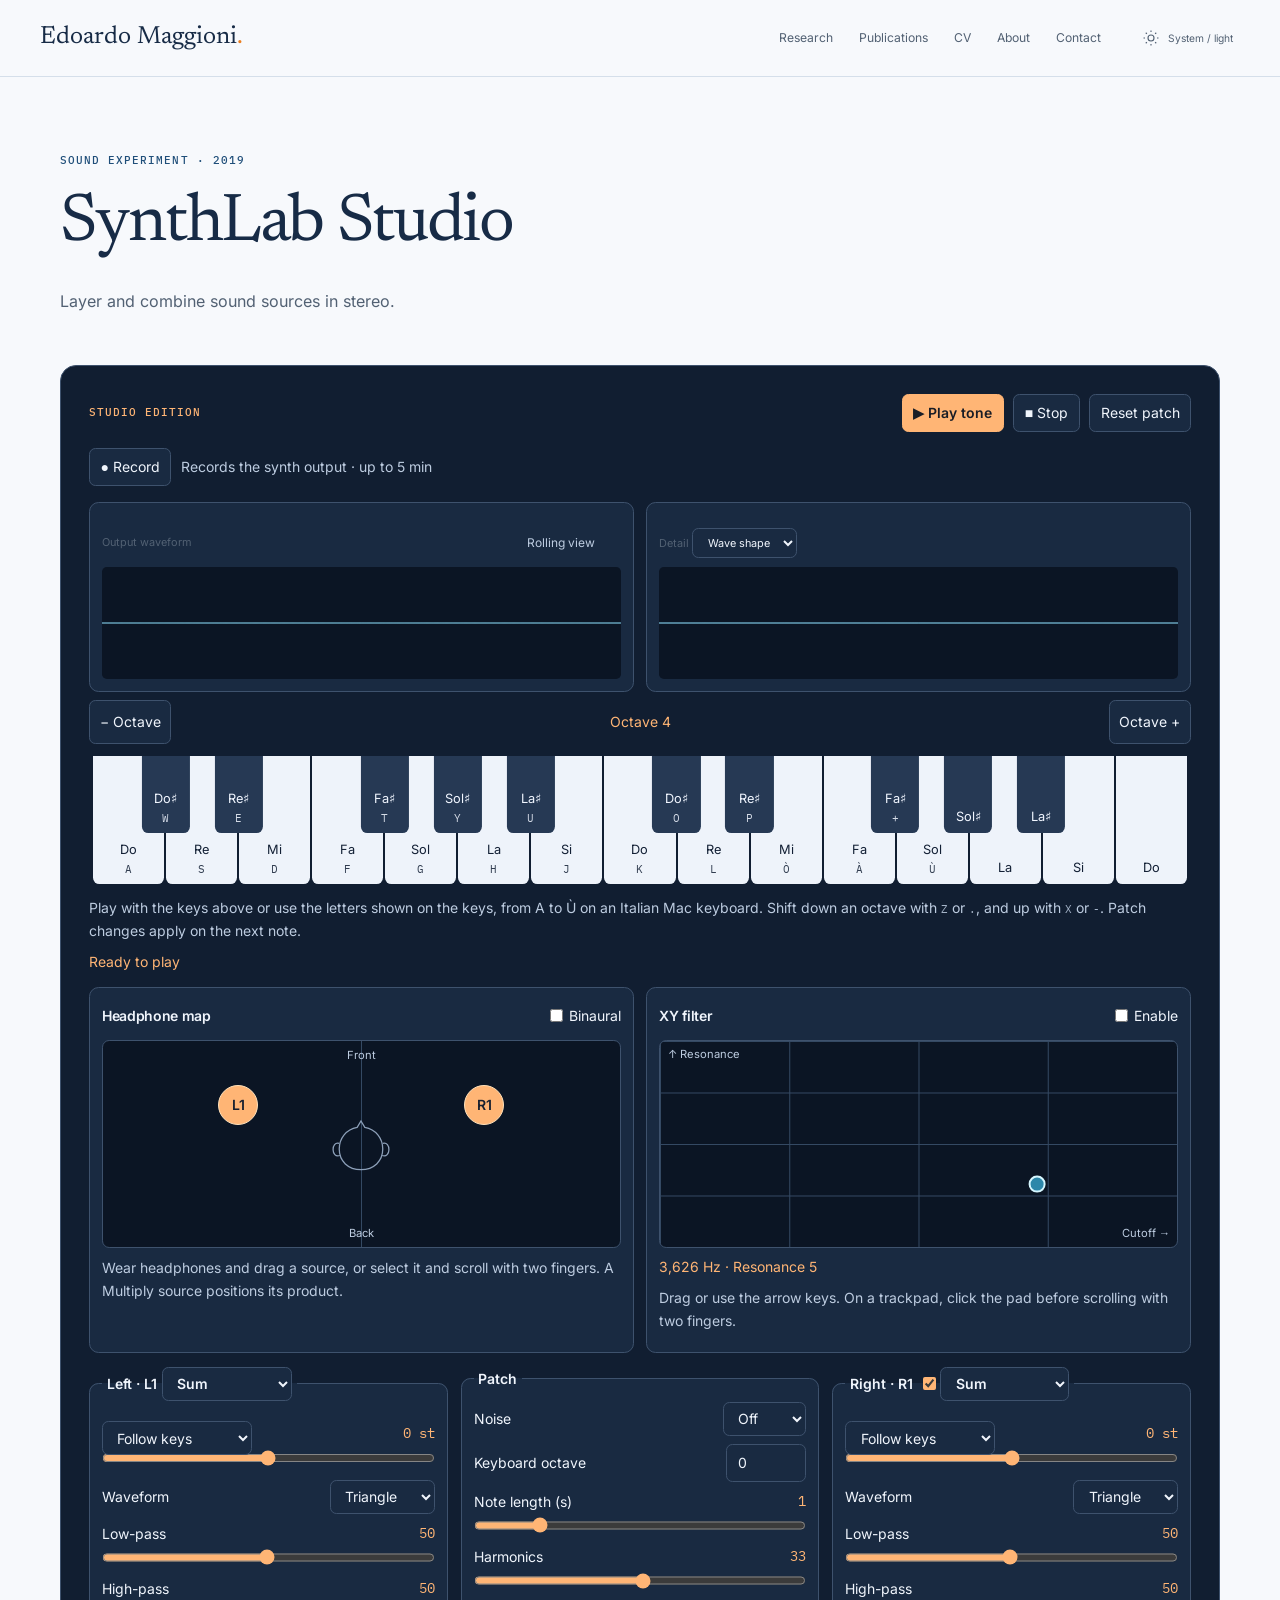
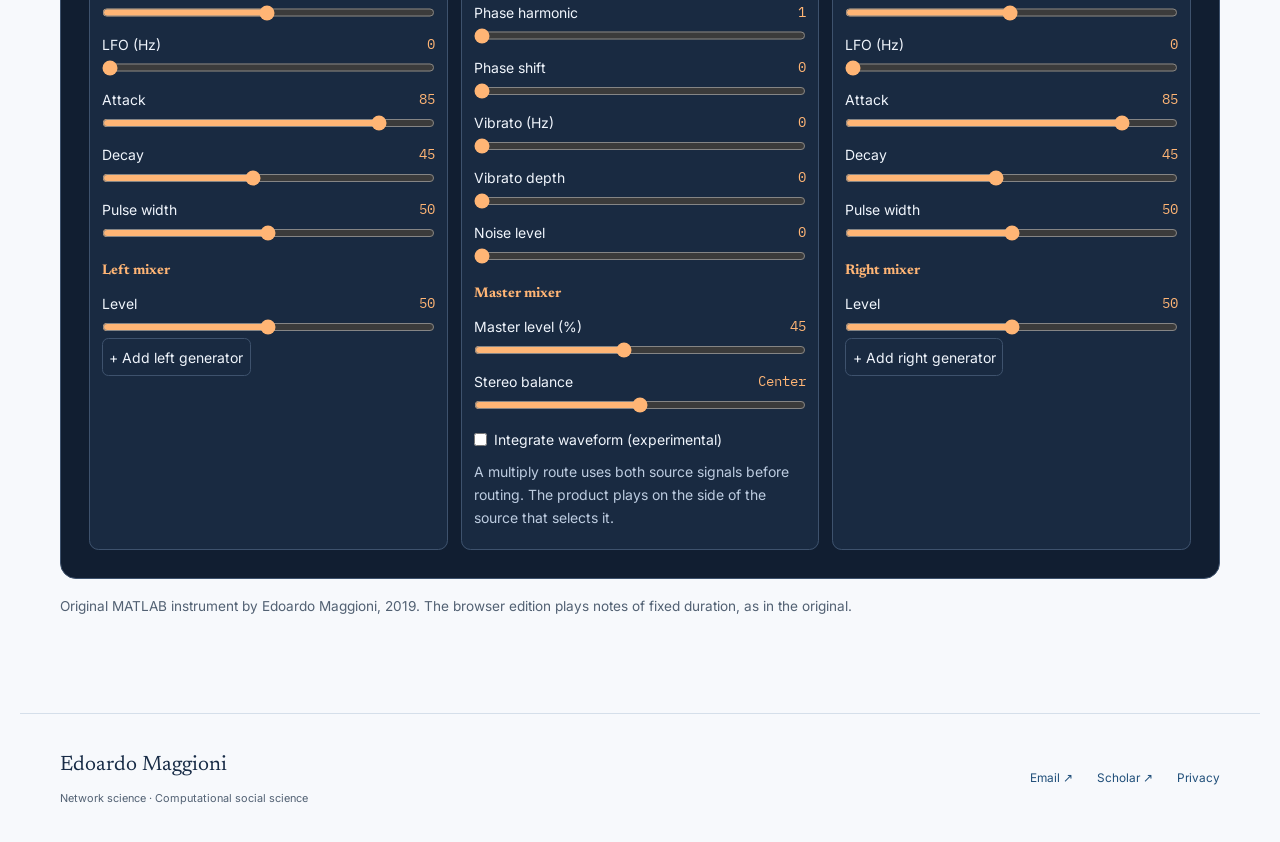
<file: edomagg-website/synthlab-studio/index.html>
<!doctype html>
<html lang="en">
<head>
  <meta charset="utf-8">
  <title>Page moved</title>
  <meta name="robots" content="noindex">
  <meta http-equiv="refresh" content="0; url=/website/synthlab-studio/">
  <link rel="canonical" href="https://edoarder.github.io/website/synthlab-studio/">
  <script>location.replace("/website/synthlab-studio/" + location.search + location.hash);</script>
</head>
<body><p>This page has moved. <a href="/website/synthlab-studio/">Continue to the new address.</a></p></body>
</html>
</file>
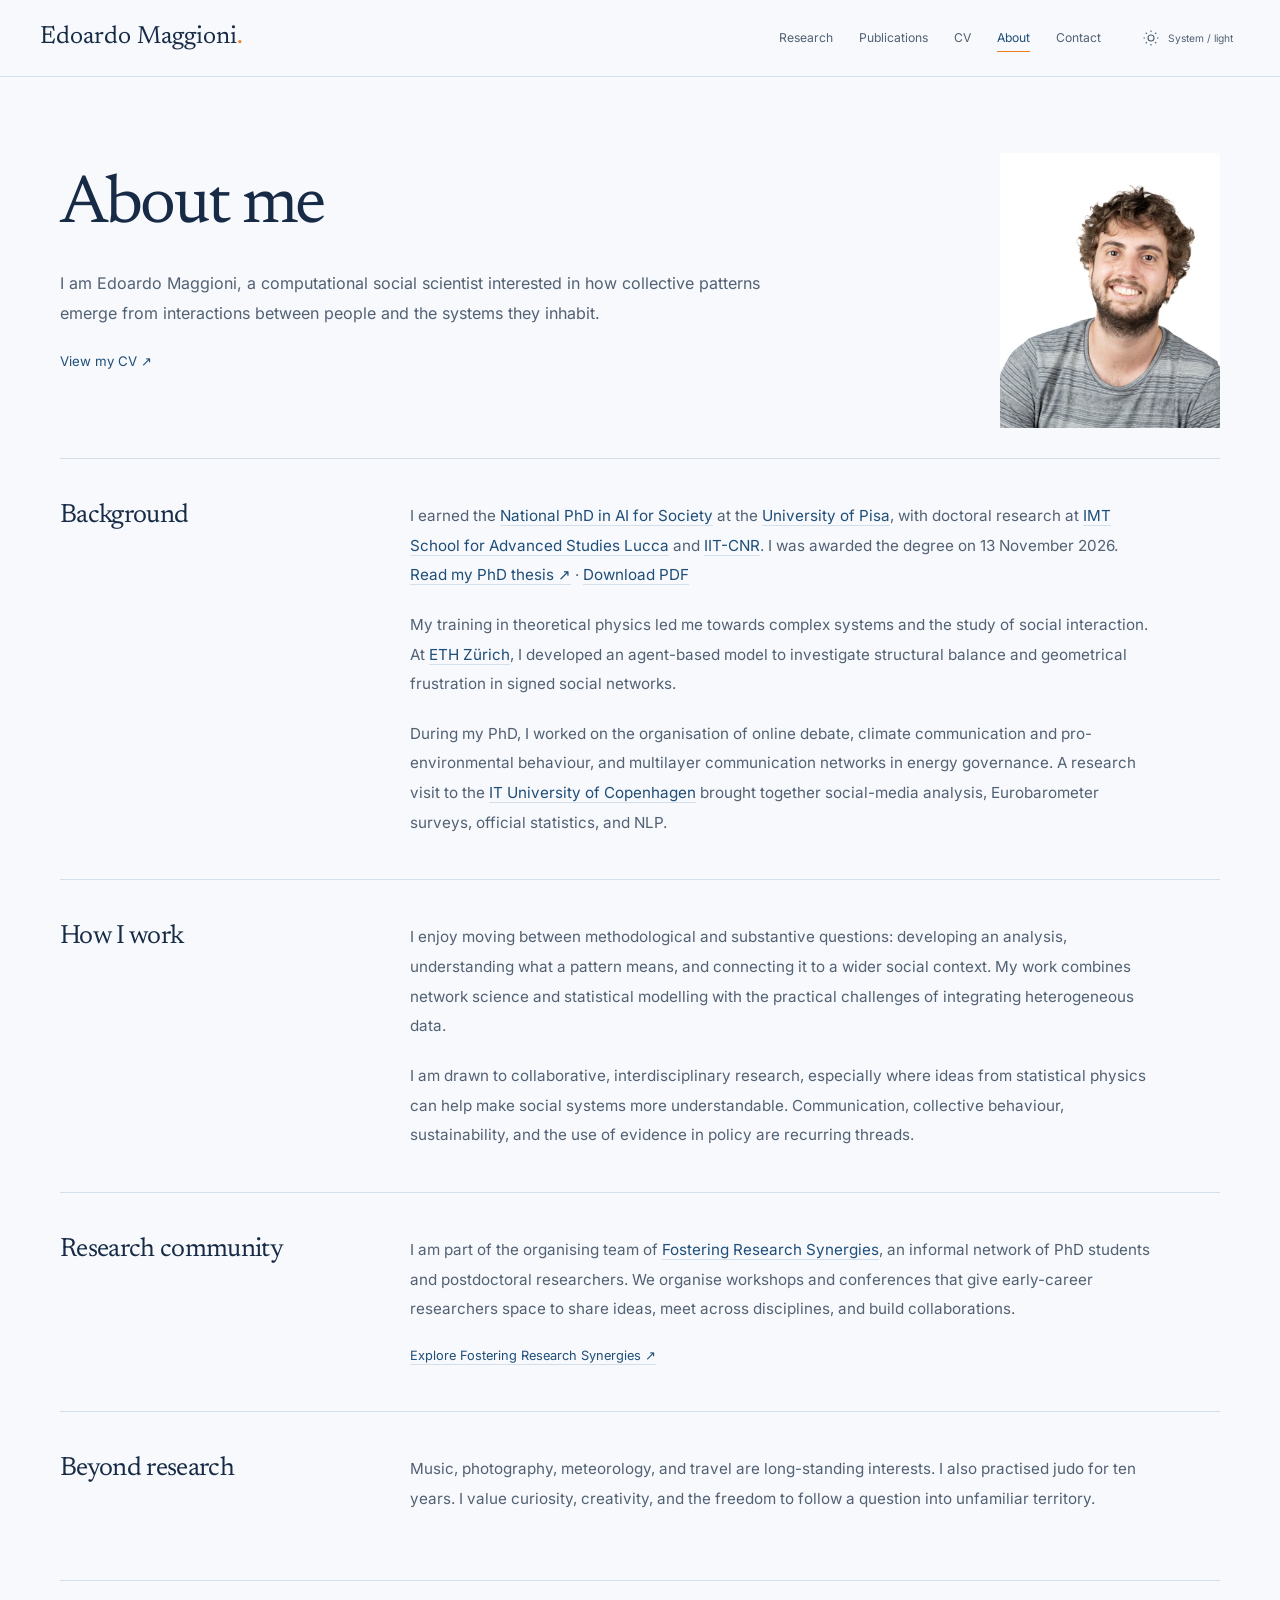
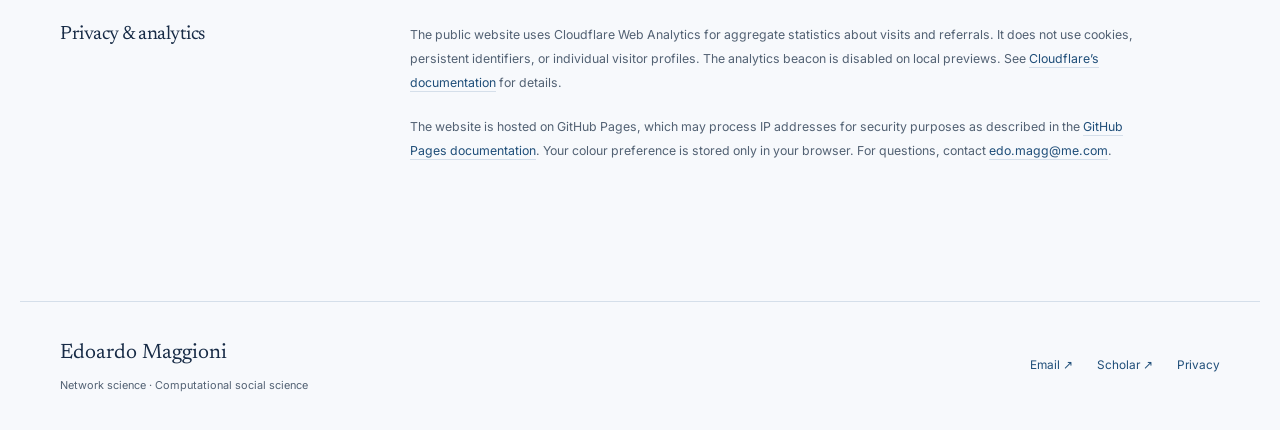
<file: website/about/index.html>
<!DOCTYPE html><html lang="en"> <head><meta charset="utf-8"><meta name="viewport" content="width=device-width, initial-scale=1"><meta name="description" content="I am a computational social scientist trained in theoretical physics, with a PhD in AI for Society from the University of Pisa. My research combines network science, statistical modelling, and heterogeneous data to understand how communication and social relations shape collective behaviour."><meta name="author" content="Edoardo Maggioni"><meta name="theme-color" content="#f7f9fc" media="(prefers-color-scheme: light)"><meta name="theme-color" content="#0c1626" media="(prefers-color-scheme: dark)"><link rel="icon" href="/website/favicon.svg" type="image/svg+xml"><link rel="canonical" href="https://edoarder.github.io/website/about/"><meta property="og:type" content="website"><meta property="og:title" content="About | Edoardo Maggioni"><meta property="og:description" content="I am a computational social scientist trained in theoretical physics, with a PhD in AI for Society from the University of Pisa. My research combines network science, statistical modelling, and heterogeneous data to understand how communication and social relations shape collective behaviour."><meta property="og:url" content="https://edoarder.github.io/website/about/"><meta property="og:image" content="https://edoarder.github.io/website/images/portrait.webp"><meta property="og:image:alt" content="Edoardo Maggioni"><meta name="twitter:card" content="summary"><meta name="twitter:title" content="About | Edoardo Maggioni"><meta name="twitter:description" content="I am a computational social scientist trained in theoretical physics, with a PhD in AI for Society from the University of Pisa. My research combines network science, statistical modelling, and heterogeneous data to understand how communication and social relations shape collective behaviour."><meta name="twitter:image" content="https://edoarder.github.io/website/images/portrait.webp"><script type="application/ld+json">{"@context":"https://schema.org","@type":"Person","name":"Edoardo Maggioni","url":"https://edoarder.github.io/website/","image":"https://edoarder.github.io/website/images/portrait.webp","jobTitle":"Computational Social Scientist","description":"Edoardo Maggioni is a computational social scientist trained in theoretical physics. He combines network science, statistical modelling, and digital traces to study online communication, collective behaviour, and socio-environmental change.","affiliation":[{"@type":"Organization","name":"University of Pisa"},{"@type":"Organization","name":"IMT School for Advanced Studies Lucca"},{"@type":"Organization","name":"Institute of Informatics and Telematics (IIT-CNR)"}],"sameAs":["https://scholar.google.com/citations?user=WvftNyIAAAAJ&hl=en","https://orcid.org/0009-0008-7676-6471","https://www.linkedin.com/in/edoardo-maggioni-414072a8/","https://github.com/Edoarder"],"knowsAbout":["Network science","Computational social science","Higher-order pathways","Collective behaviour","Communication networks","Agent-based modelling"]}</script><script>
      (() => {
        const storageKey = 'edomagg-theme';
        let preference = 'system';

        try {
          const stored = localStorage.getItem(storageKey);
          if (stored === 'light' || stored === 'dark' || stored === 'system') {
            preference = stored;
          }
        } catch {
          preference = 'system';
        }

        const systemTheme = matchMedia('(prefers-color-scheme: dark)').matches
          ? 'dark'
          : 'light';
        const resolvedTheme =
          preference === 'system' ? systemTheme : preference;

        document.documentElement.classList.toggle(
          'dark',
          resolvedTheme === 'dark',
        );
        document.documentElement.dataset.themePreference = preference;
        document.documentElement.dataset.resolvedTheme = resolvedTheme;
      })();
    </script><title>About | Edoardo Maggioni</title><link rel="stylesheet" href="/website/_astro/about.D6e_W8wl.css"></head> <body class="bg-canvas text-primary antialiased"> <a href="#main-content" class="skip-link">Skip to content</a> <header class="site-header"> <div class="header-inner"> <a class="brand" href="/website/" aria-label="Edoardo Maggioni home">Edoardo Maggioni<span class="brand-dot" aria-hidden="true">.</span></a><nav aria-label="Primary navigation"> <a href="/website/research"> Research </a><a href="/website/publications"> Publications </a><a href="/website/cv"> CV </a><a href="/website/about" aria-current="page"> About </a><a href="/website/contact"> Contact </a> </nav><button type="button" data-theme-toggle class="theme-toggle" aria-label="Toggle color theme"><svg viewBox="0 0 24 24" fill="none" stroke="currentColor" stroke-width="1.5" width="18" height="18" aria-hidden="true"><circle cx="12" cy="12" r="4"></circle><path d="M12 2v2m0 16v2M2 12h2m16 0h2M5 5l1.5 1.5m11 11L19 19M5 19l1.5-1.5m11-11L19 5"></path></svg><span data-theme-label>System</span></button> </div> </header> <main id="main-content" class="site-main">  <section class="about-intro"> <div class="page-intro"> <h1>About me</h1><p>
I am Edoardo Maggioni, a computational social scientist interested in
        how collective patterns emerge from interactions between people and the
        systems they inhabit.
</p><a class="text-link" href="/website/cv/CV_full.pdf" target="_blank" rel="noreferrer">View my CV <span aria-hidden="true">↗</span></a> </div><img class="about-portrait" src="/website/images/portrait.webp" alt="Edoardo Maggioni" width="280" height="350"> </section> <div class="about-body"> <section class="about-section"> <h2>Background</h2><div class="prose"> <p>
I earned the <a href="https://phd-ai-society.di.unipi.it/">National PhD in AI for Society</a> at the <a href="https://www.unipi.it/">University of Pisa</a>, with doctoral research at <a href="https://www.imtlucca.it/">IMT School for Advanced Studies Lucca</a> and <a href="https://www.iit.cnr.it/">IIT-CNR</a>. I was
          awarded the degree on 13 November 2026.
<a class="text-link" href="/website/projects/edoardo-maggioni-phd-thesis.pdf" target="_blank" rel="noreferrer">Read my PhD thesis ↗</a>
· <a class="text-link" href="/website/projects/edoardo-maggioni-phd-thesis.pdf" download>Download PDF</a> </p><p>
My training in theoretical physics led me towards complex systems and
          the study of social interaction. At <a href="https://ethz.ch/en.html">ETH Zürich</a>, I developed an agent-based model to investigate structural balance
          and geometrical frustration in signed social networks.
</p><p>
During my PhD, I worked on the organisation of online debate, climate
          communication and pro-environmental behaviour, and multilayer
          communication networks in energy governance. A research visit to the <a href="https://en.itu.dk/">IT University of Copenhagen</a> brought together social-media analysis, Eurobarometer surveys, official
          statistics, and NLP.
</p> </div> </section> <section class="about-section"> <h2>How I work</h2><div class="prose"> <p>
I enjoy moving between methodological and substantive questions:
          developing an analysis, understanding what a pattern means, and
          connecting it to a wider social context. My work combines network
          science and statistical modelling with the practical challenges of
          integrating heterogeneous data.
</p><p>
I am drawn to collaborative, interdisciplinary research, especially
          where ideas from statistical physics can help make social systems more
          understandable. Communication, collective behaviour, sustainability,
          and the use of evidence in policy are recurring threads.
</p> </div> </section> <section class="about-section" id="fostering"> <h2>Research community</h2><div class="prose"> <p>
I am part of the organising team of <a href="https://fosteringresearchsynergies.github.io/">Fostering Research Synergies</a>, an informal network of PhD students and postdoctoral researchers.
          We organise workshops and conferences that give early-career
          researchers space to share ideas, meet across disciplines, and build
          collaborations.
</p><a class="text-link" href="https://fosteringresearchsynergies.github.io/" target="_blank" rel="noreferrer">Explore Fostering Research Synergies <span aria-hidden="true">↗</span></a> </div> </section> <section class="about-section"> <h2>Beyond research</h2><div class="prose"> <p>
Music, photography, meteorology, and travel are long-standing
          interests. I also practised judo for ten years. I value curiosity,
          creativity, and the freedom to follow a question into unfamiliar
          territory.
</p> </div> </section> <section class="about-section privacy-section" id="privacy"> <h2>Privacy & analytics</h2><div class="prose"> <p>
The public website uses Cloudflare Web Analytics for aggregate
          statistics about visits and referrals. It does not use cookies,
          persistent identifiers, or individual visitor profiles. The analytics
          beacon is disabled on local previews. See <a href="https://developers.cloudflare.com/web-analytics/about/">Cloudflare’s documentation</a> for details.
</p><p>
The website is hosted on GitHub Pages, which may process IP addresses
          for security purposes as described in the <a href="https://docs.github.com/en/pages/getting-started-with-github-pages/what-is-github-pages#data-collection">GitHub Pages documentation</a>. Your colour preference is stored only in your browser. For
          questions, contact <a href="mailto:edo.magg@me.com">edo.magg@me.com</a>.
</p> </div> </section> </div>  </main> <footer class="site-footer"> <div> <a class="footer-name" href="/website/">Edoardo Maggioni</a><p>
Network science · Computational social science
</p> </div><div class="footer-links"> <a href="mailto:edo.magg@me.com">Email ↗</a><a href="https://scholar.google.com/citations?user=WvftNyIAAAAJ&hl=en">Scholar ↗</a><a href="/website/about#privacy">Privacy</a> </div> </footer> <script type="module">const a="edomagg-theme";function s(){return document.documentElement}function c(){try{return window.localStorage.getItem(a)}catch{return null}}function l(e){try{e==="system"?window.localStorage.removeItem(a):window.localStorage.setItem(a,e)}catch{return}}function i(){return window.matchMedia("(prefers-color-scheme: dark)").matches?"dark":"light"}function o(){const e=c();return e==="light"||e==="dark"||e==="system"?e:"system"}function u(e){return e==="system"?i():e}function d(e,n){const t=u(n);return e.classList.toggle("dark",t==="dark"),e.dataset.themePreference=n,e.dataset.resolvedTheme=t,t}function r(e){const n=d(s(),e);return document.querySelectorAll("[data-theme-label]").forEach(t=>{t.textContent=e==="system"?`System / ${n}`:e==="dark"?"Dark":"Light"}),n}function h(e){return l(e),r(e)}function g(){const e=window;if(e.__themeControllerBound){r(o());return}e.__themeControllerBound=!0,r(o()),window.matchMedia("(prefers-color-scheme: dark)").addEventListener("change",()=>r(o())),document.addEventListener("click",t=>{if(!(t.target instanceof Element)||!t.target.closest("[data-theme-toggle]"))return;const m=o();h(m==="light"?"dark":m==="dark"?"system":"light")}),document.addEventListener("astro:before-swap",t=>{d(t.newDocument.documentElement,o())}),document.addEventListener("astro:page-load",()=>{r(o())})}g();</script> <script>
      if (location.hostname.toLowerCase() === 'edoarder.github.io') {
        const beacon = document.createElement('script');
        beacon.src = 'https://static.cloudflareinsights.com/beacon.min.js';
        beacon.defer = true;
        beacon.dataset.cfBeacon = JSON.stringify({
          token: 'cb83e208d24a4e63b93fa8fe60253cd9',
        });
        document.body.append(beacon);
      }
    </script> </body> </html>
</file>
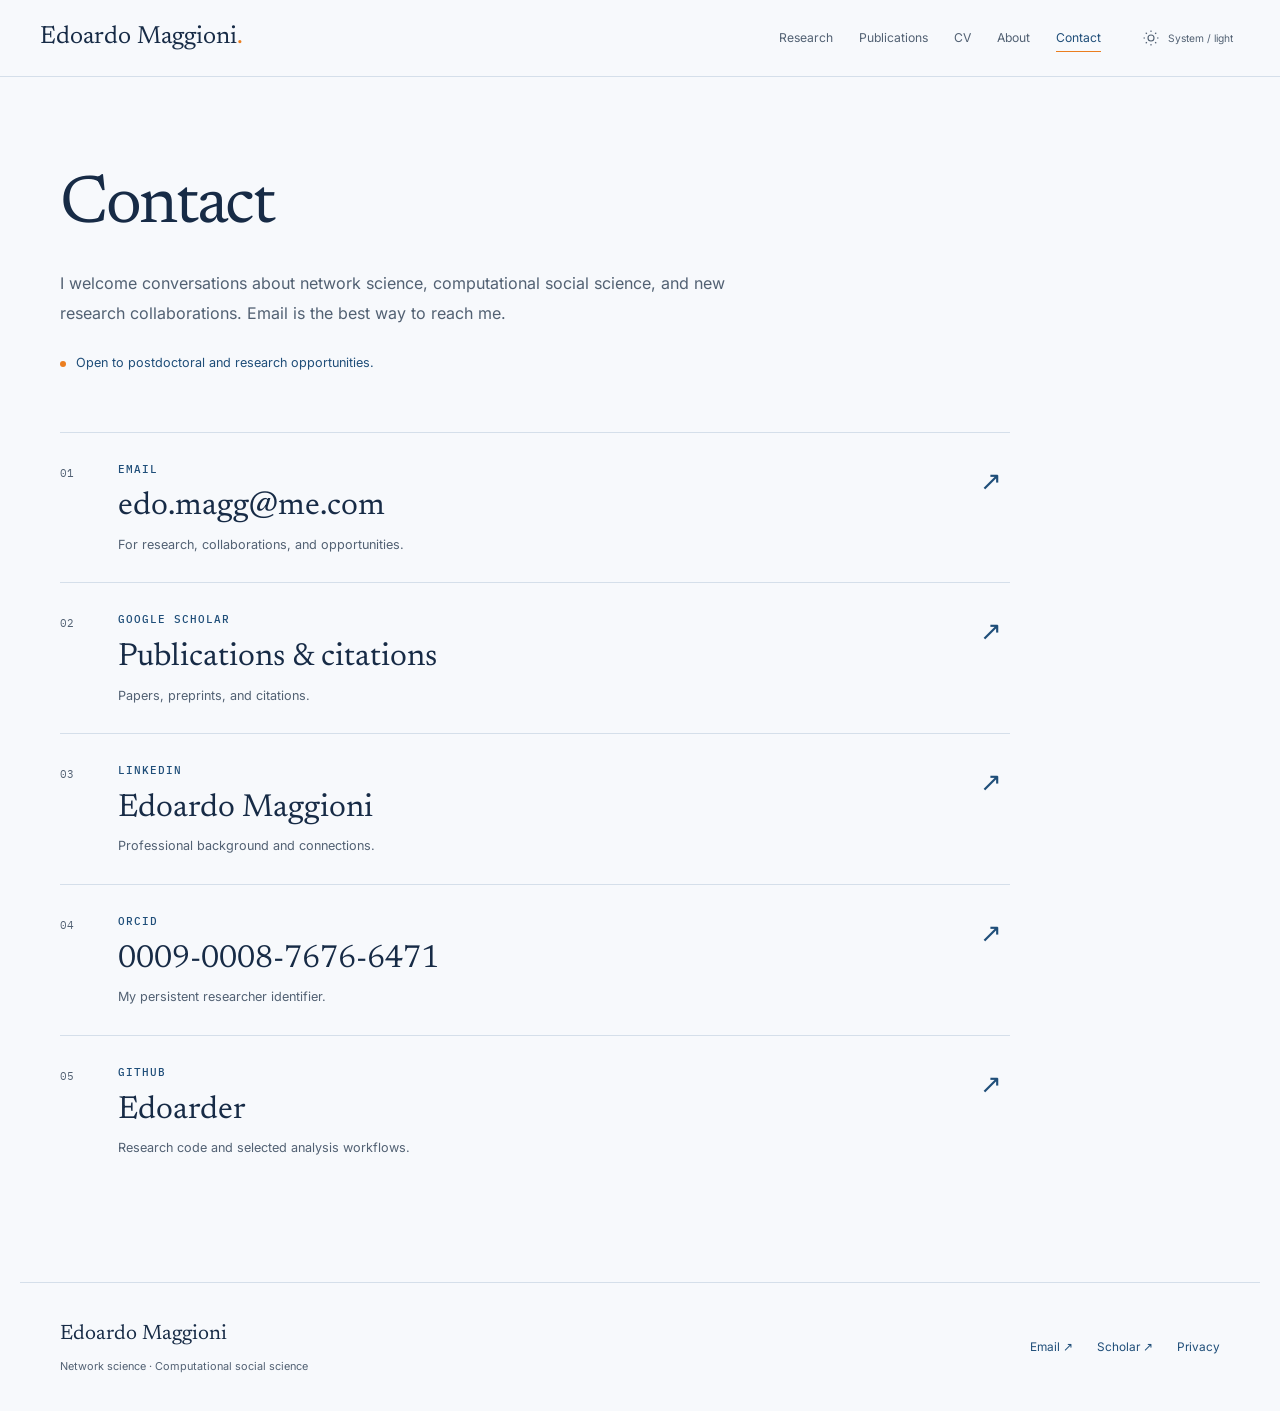
<file: website/contact/index.html>
<!DOCTYPE html><html lang="en"> <head><meta charset="utf-8"><meta name="viewport" content="width=device-width, initial-scale=1"><meta name="description" content="Contact Edoardo Maggioni for research, collaboration, and postdoctoral opportunities."><meta name="author" content="Edoardo Maggioni"><meta name="theme-color" content="#f7f9fc" media="(prefers-color-scheme: light)"><meta name="theme-color" content="#0c1626" media="(prefers-color-scheme: dark)"><link rel="icon" href="/website/favicon.svg" type="image/svg+xml"><link rel="canonical" href="https://edoarder.github.io/website/contact/"><meta property="og:type" content="website"><meta property="og:title" content="Contact | Edoardo Maggioni"><meta property="og:description" content="Contact Edoardo Maggioni for research, collaboration, and postdoctoral opportunities."><meta property="og:url" content="https://edoarder.github.io/website/contact/"><meta property="og:image" content="https://edoarder.github.io/website/images/portrait.webp"><meta property="og:image:alt" content="Edoardo Maggioni"><meta name="twitter:card" content="summary"><meta name="twitter:title" content="Contact | Edoardo Maggioni"><meta name="twitter:description" content="Contact Edoardo Maggioni for research, collaboration, and postdoctoral opportunities."><meta name="twitter:image" content="https://edoarder.github.io/website/images/portrait.webp"><script type="application/ld+json">{"@context":"https://schema.org","@type":"Person","name":"Edoardo Maggioni","url":"https://edoarder.github.io/website/","image":"https://edoarder.github.io/website/images/portrait.webp","jobTitle":"Computational Social Scientist","description":"Edoardo Maggioni is a computational social scientist trained in theoretical physics. He combines network science, statistical modelling, and digital traces to study online communication, collective behaviour, and socio-environmental change.","affiliation":[{"@type":"Organization","name":"University of Pisa"},{"@type":"Organization","name":"IMT School for Advanced Studies Lucca"},{"@type":"Organization","name":"Institute of Informatics and Telematics (IIT-CNR)"}],"sameAs":["https://scholar.google.com/citations?user=WvftNyIAAAAJ&hl=en","https://orcid.org/0009-0008-7676-6471","https://www.linkedin.com/in/edoardo-maggioni-414072a8/","https://github.com/Edoarder"],"knowsAbout":["Network science","Computational social science","Higher-order pathways","Collective behaviour","Communication networks","Agent-based modelling"]}</script><script>
      (() => {
        const storageKey = 'edomagg-theme';
        let preference = 'system';

        try {
          const stored = localStorage.getItem(storageKey);
          if (stored === 'light' || stored === 'dark' || stored === 'system') {
            preference = stored;
          }
        } catch {
          preference = 'system';
        }

        const systemTheme = matchMedia('(prefers-color-scheme: dark)').matches
          ? 'dark'
          : 'light';
        const resolvedTheme =
          preference === 'system' ? systemTheme : preference;

        document.documentElement.classList.toggle(
          'dark',
          resolvedTheme === 'dark',
        );
        document.documentElement.dataset.themePreference = preference;
        document.documentElement.dataset.resolvedTheme = resolvedTheme;
      })();
    </script><title>Contact | Edoardo Maggioni</title><link rel="stylesheet" href="/website/_astro/about.D6e_W8wl.css"></head> <body class="bg-canvas text-primary antialiased"> <a href="#main-content" class="skip-link">Skip to content</a> <header class="site-header"> <div class="header-inner"> <a class="brand" href="/website/" aria-label="Edoardo Maggioni home">Edoardo Maggioni<span class="brand-dot" aria-hidden="true">.</span></a><nav aria-label="Primary navigation"> <a href="/website/research"> Research </a><a href="/website/publications"> Publications </a><a href="/website/cv"> CV </a><a href="/website/about"> About </a><a href="/website/contact" aria-current="page"> Contact </a> </nav><button type="button" data-theme-toggle class="theme-toggle" aria-label="Toggle color theme"><svg viewBox="0 0 24 24" fill="none" stroke="currentColor" stroke-width="1.5" width="18" height="18" aria-hidden="true"><circle cx="12" cy="12" r="4"></circle><path d="M12 2v2m0 16v2M2 12h2m16 0h2M5 5l1.5 1.5m11 11L19 19M5 19l1.5-1.5m11-11L19 5"></path></svg><span data-theme-label>System</span></button> </div> </header> <main id="main-content" class="site-main">  <section class="page-intro"> <h1>Contact</h1><p>
I welcome conversations about network science, computational social
      science, and new research collaborations. Email is the best way to reach
      me.
</p><p class="availability"> <span aria-hidden="true"></span>Open to postdoctoral and research opportunities.
</p> </section> <div class="contact-list"> <a href="mailto:edo.magg@me.com" class="contact-row">  <span class="contact-index">01</span> <span>  <span class="eyebrow">Email</span> <span class="contact-value">edo.magg@me.com</span> <span class="contact-description">For research, collaborations, and opportunities.</span>  </span> <span class="contact-arrow" aria-hidden="true">
↗
</span>  </a><a href="https://scholar.google.com/citations?user=WvftNyIAAAAJ&hl=en" class="contact-row" target="_blank" rel="noreferrer">  <span class="contact-index">02</span> <span>  <span class="eyebrow">Google Scholar</span> <span class="contact-value">Publications &amp; citations</span> <span class="contact-description">Papers, preprints, and citations.</span>  </span> <span class="contact-arrow" aria-hidden="true">
↗
</span>  </a><a href="https://www.linkedin.com/in/edoardo-maggioni-414072a8/" class="contact-row" target="_blank" rel="noreferrer">  <span class="contact-index">03</span> <span>  <span class="eyebrow">LinkedIn</span> <span class="contact-value">Edoardo Maggioni</span> <span class="contact-description">Professional background and connections.</span>  </span> <span class="contact-arrow" aria-hidden="true">
↗
</span>  </a><a href="https://orcid.org/0009-0008-7676-6471" class="contact-row" target="_blank" rel="noreferrer">  <span class="contact-index">04</span> <span>  <span class="eyebrow">ORCID</span> <span class="contact-value">0009-0008-7676-6471</span> <span class="contact-description">My persistent researcher identifier.</span>  </span> <span class="contact-arrow" aria-hidden="true">
↗
</span>  </a><a href="https://github.com/Edoarder" class="contact-row" target="_blank" rel="noreferrer">  <span class="contact-index">05</span> <span>  <span class="eyebrow">GitHub</span> <span class="contact-value">Edoarder</span> <span class="contact-description">Research code and selected analysis workflows.</span>  </span> <span class="contact-arrow" aria-hidden="true">
↗
</span>  </a> </div>  </main> <footer class="site-footer"> <div> <a class="footer-name" href="/website/">Edoardo Maggioni</a><p>
Network science · Computational social science
</p> </div><div class="footer-links"> <a href="mailto:edo.magg@me.com">Email ↗</a><a href="https://scholar.google.com/citations?user=WvftNyIAAAAJ&hl=en">Scholar ↗</a><a href="/website/about#privacy">Privacy</a> </div> </footer> <script type="module">const a="edomagg-theme";function s(){return document.documentElement}function c(){try{return window.localStorage.getItem(a)}catch{return null}}function l(e){try{e==="system"?window.localStorage.removeItem(a):window.localStorage.setItem(a,e)}catch{return}}function i(){return window.matchMedia("(prefers-color-scheme: dark)").matches?"dark":"light"}function o(){const e=c();return e==="light"||e==="dark"||e==="system"?e:"system"}function u(e){return e==="system"?i():e}function d(e,n){const t=u(n);return e.classList.toggle("dark",t==="dark"),e.dataset.themePreference=n,e.dataset.resolvedTheme=t,t}function r(e){const n=d(s(),e);return document.querySelectorAll("[data-theme-label]").forEach(t=>{t.textContent=e==="system"?`System / ${n}`:e==="dark"?"Dark":"Light"}),n}function h(e){return l(e),r(e)}function g(){const e=window;if(e.__themeControllerBound){r(o());return}e.__themeControllerBound=!0,r(o()),window.matchMedia("(prefers-color-scheme: dark)").addEventListener("change",()=>r(o())),document.addEventListener("click",t=>{if(!(t.target instanceof Element)||!t.target.closest("[data-theme-toggle]"))return;const m=o();h(m==="light"?"dark":m==="dark"?"system":"light")}),document.addEventListener("astro:before-swap",t=>{d(t.newDocument.documentElement,o())}),document.addEventListener("astro:page-load",()=>{r(o())})}g();</script> <script>
      if (location.hostname.toLowerCase() === 'edoarder.github.io') {
        const beacon = document.createElement('script');
        beacon.src = 'https://static.cloudflareinsights.com/beacon.min.js';
        beacon.defer = true;
        beacon.dataset.cfBeacon = JSON.stringify({
          token: 'cb83e208d24a4e63b93fa8fe60253cd9',
        });
        document.body.append(beacon);
      }
    </script> </body> </html>
</file>
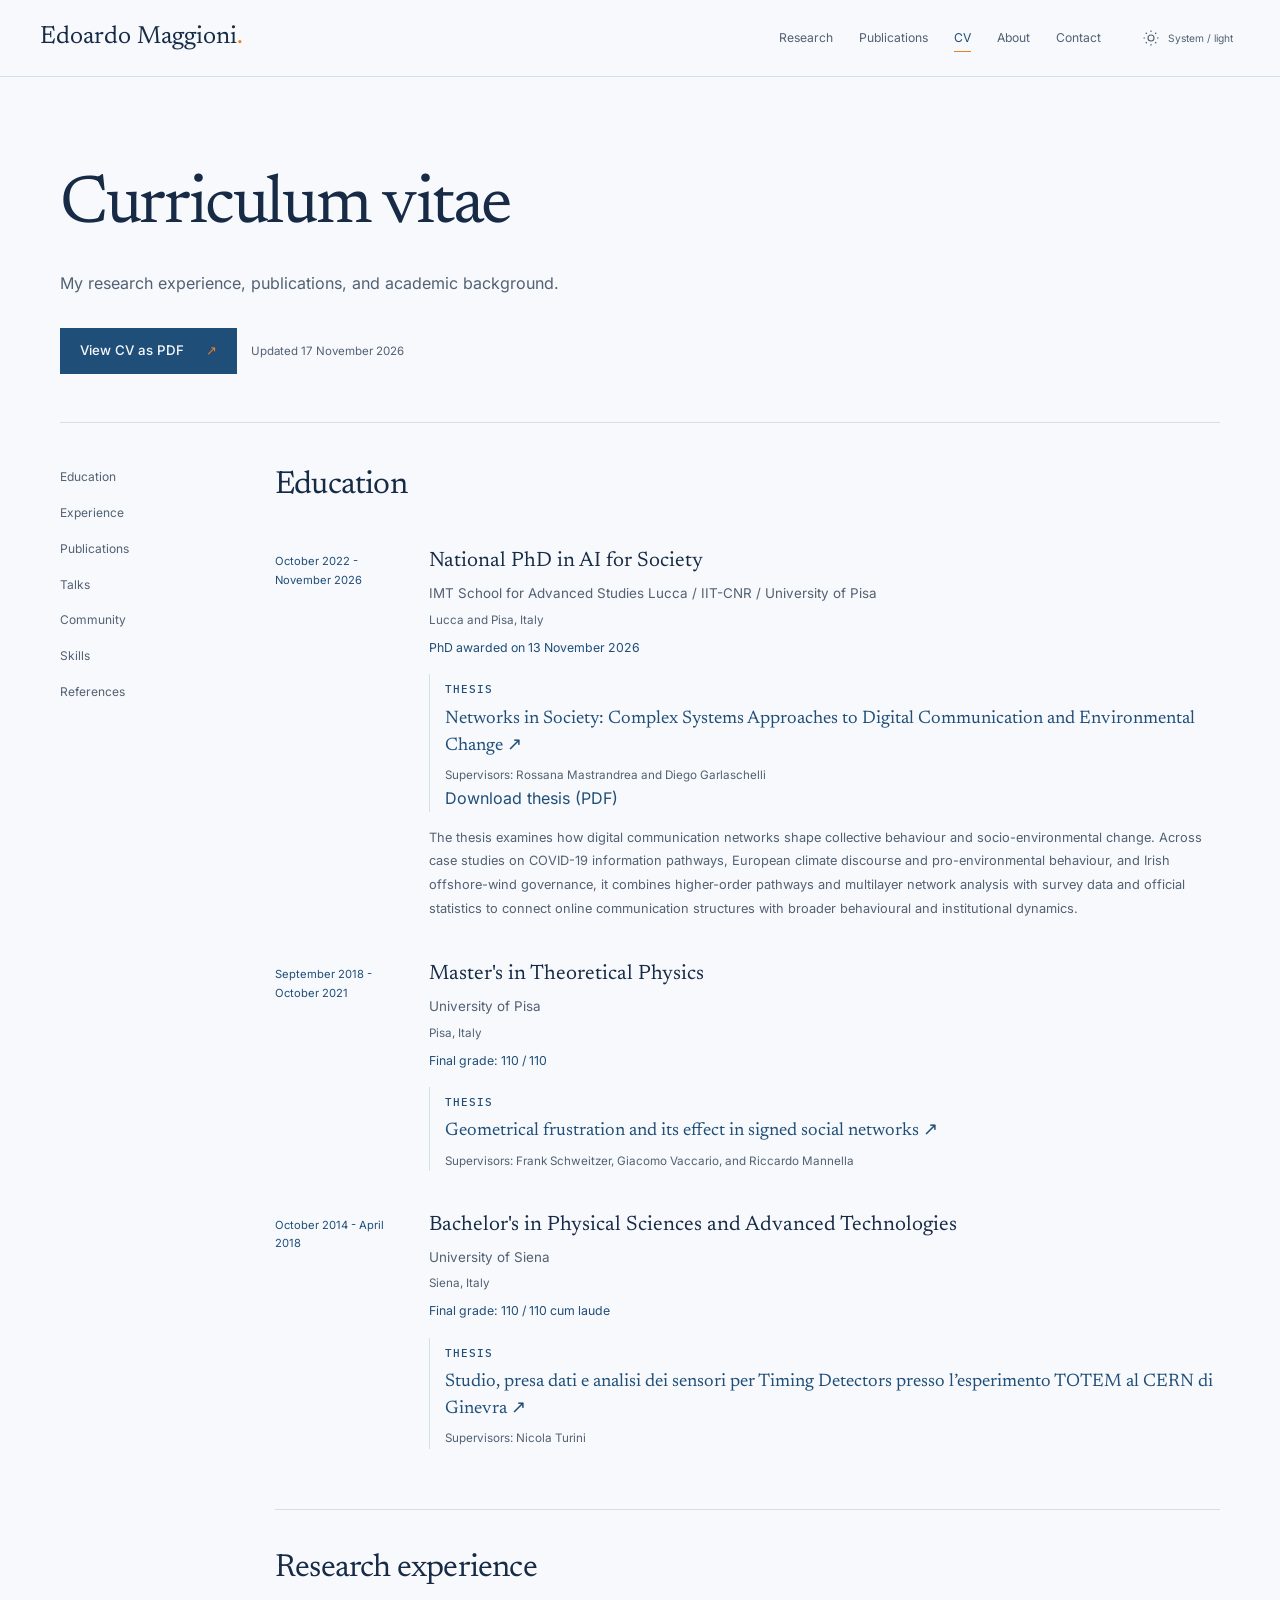
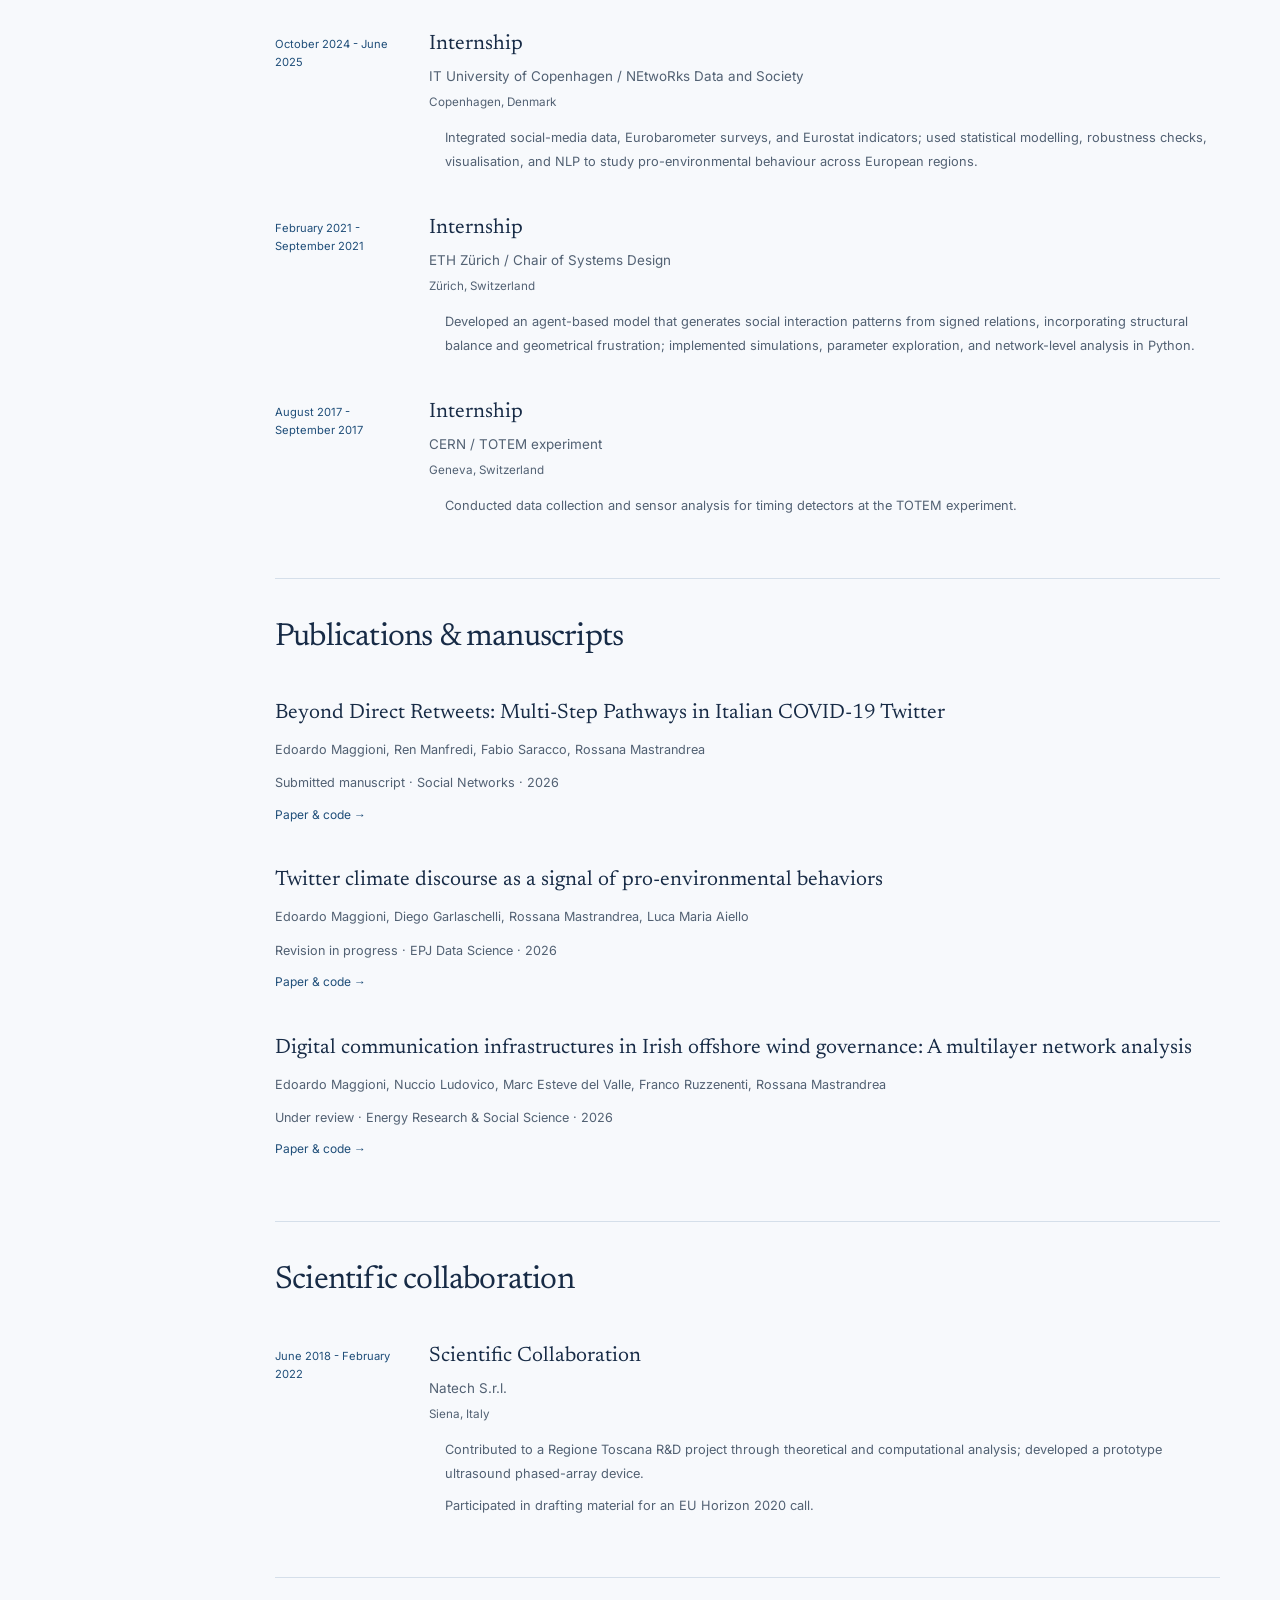
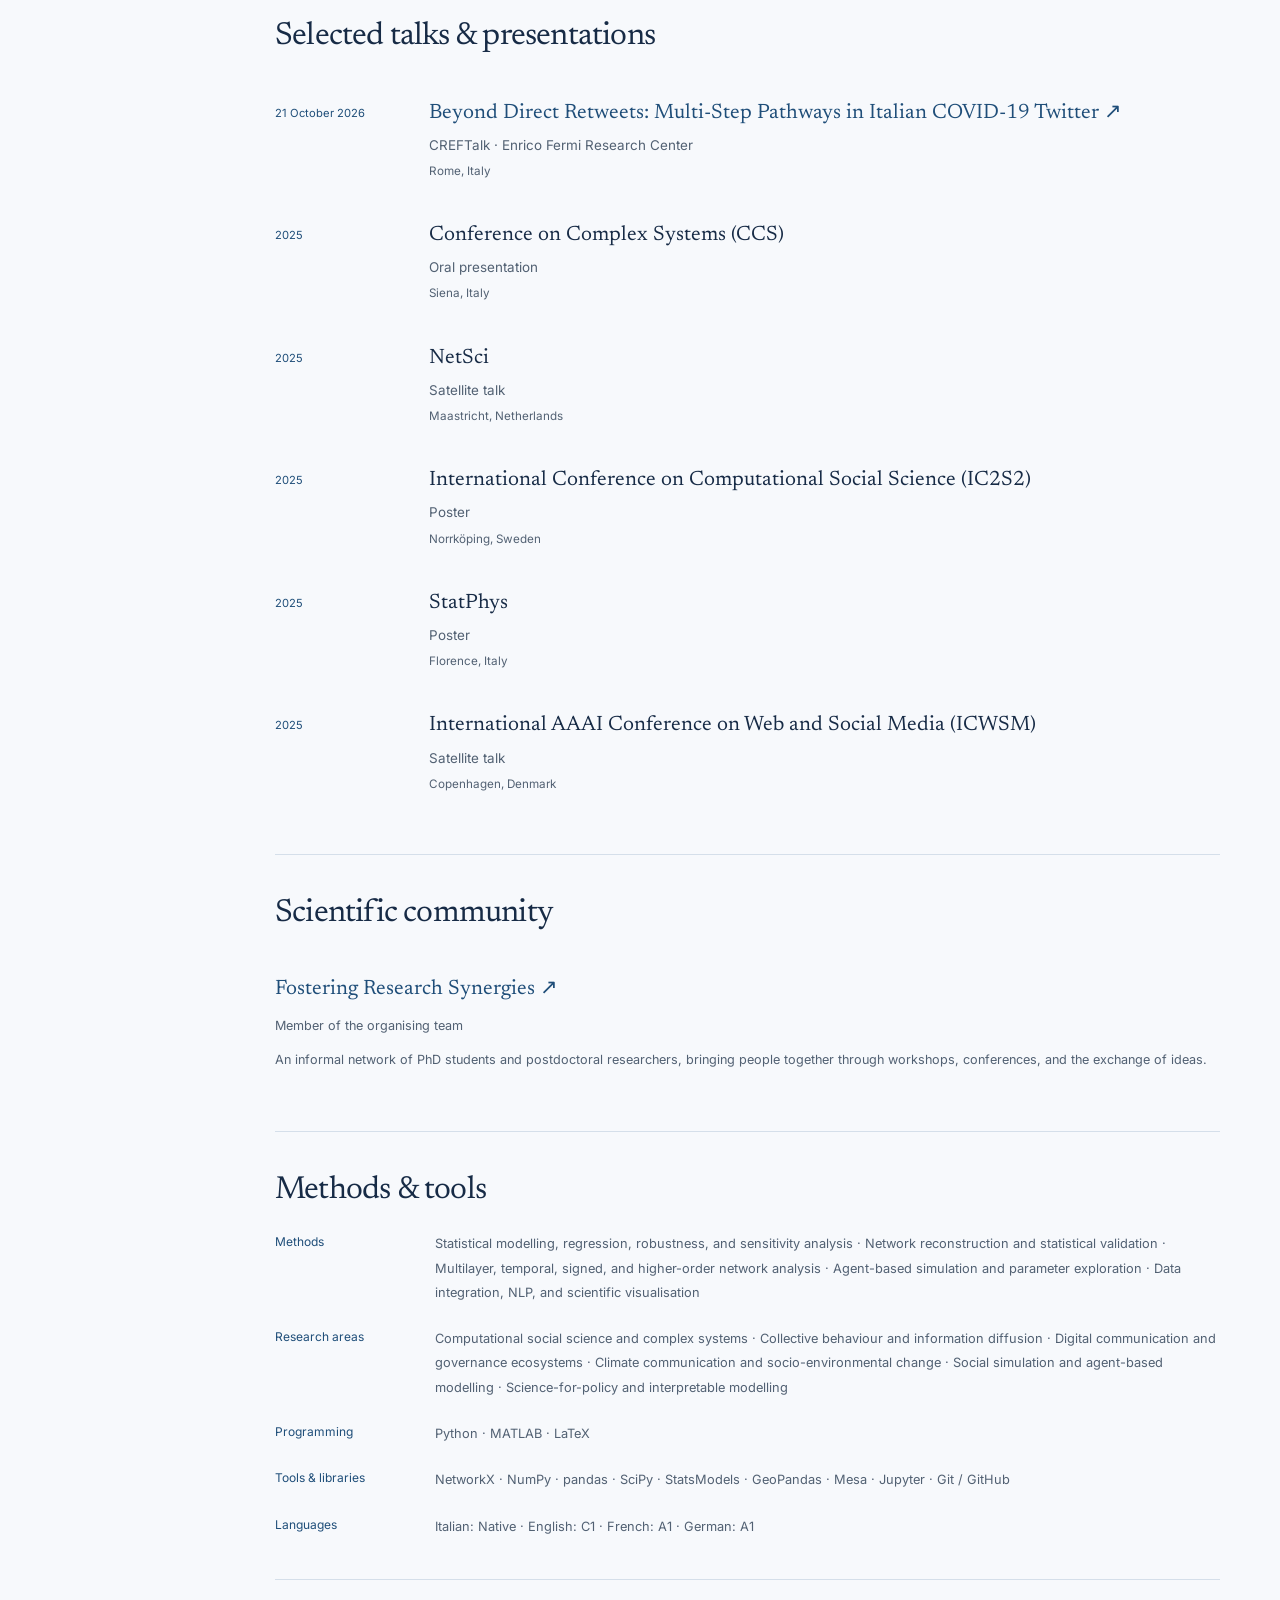
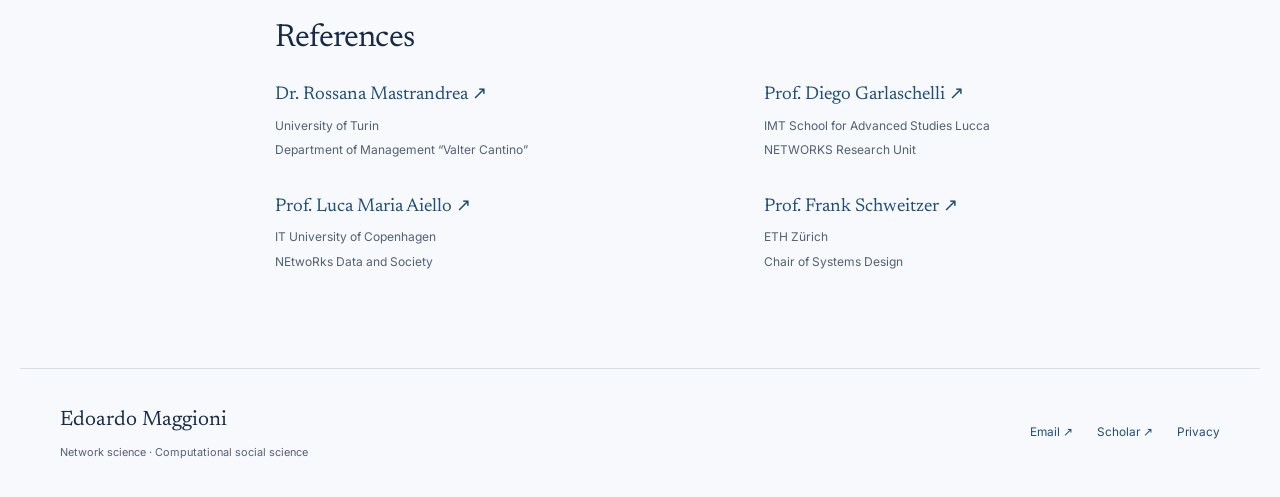
<file: website/cv/index.html>
<!DOCTYPE html><html lang="en"> <head><meta charset="utf-8"><meta name="viewport" content="width=device-width, initial-scale=1"><meta name="description" content="Academic CV: research experience, education, publications, scientific community, and references."><meta name="author" content="Edoardo Maggioni"><meta name="theme-color" content="#f7f9fc" media="(prefers-color-scheme: light)"><meta name="theme-color" content="#0c1626" media="(prefers-color-scheme: dark)"><link rel="icon" href="/website/favicon.svg" type="image/svg+xml"><link rel="canonical" href="https://edoarder.github.io/website/cv/"><meta property="og:type" content="website"><meta property="og:title" content="CV | Edoardo Maggioni"><meta property="og:description" content="Academic CV: research experience, education, publications, scientific community, and references."><meta property="og:url" content="https://edoarder.github.io/website/cv/"><meta property="og:image" content="https://edoarder.github.io/website/images/portrait.webp"><meta property="og:image:alt" content="Edoardo Maggioni"><meta name="twitter:card" content="summary"><meta name="twitter:title" content="CV | Edoardo Maggioni"><meta name="twitter:description" content="Academic CV: research experience, education, publications, scientific community, and references."><meta name="twitter:image" content="https://edoarder.github.io/website/images/portrait.webp"><script type="application/ld+json">{"@context":"https://schema.org","@type":"Person","name":"Edoardo Maggioni","url":"https://edoarder.github.io/website/","image":"https://edoarder.github.io/website/images/portrait.webp","jobTitle":"Computational Social Scientist","description":"Edoardo Maggioni is a computational social scientist trained in theoretical physics. He combines network science, statistical modelling, and digital traces to study online communication, collective behaviour, and socio-environmental change.","affiliation":[{"@type":"Organization","name":"University of Pisa"},{"@type":"Organization","name":"IMT School for Advanced Studies Lucca"},{"@type":"Organization","name":"Institute of Informatics and Telematics (IIT-CNR)"}],"sameAs":["https://scholar.google.com/citations?user=WvftNyIAAAAJ&hl=en","https://orcid.org/0009-0008-7676-6471","https://www.linkedin.com/in/edoardo-maggioni-414072a8/","https://github.com/Edoarder"],"knowsAbout":["Network science","Computational social science","Higher-order pathways","Collective behaviour","Communication networks","Agent-based modelling"]}</script><script>
      (() => {
        const storageKey = 'edomagg-theme';
        let preference = 'system';

        try {
          const stored = localStorage.getItem(storageKey);
          if (stored === 'light' || stored === 'dark' || stored === 'system') {
            preference = stored;
          }
        } catch {
          preference = 'system';
        }

        const systemTheme = matchMedia('(prefers-color-scheme: dark)').matches
          ? 'dark'
          : 'light';
        const resolvedTheme =
          preference === 'system' ? systemTheme : preference;

        document.documentElement.classList.toggle(
          'dark',
          resolvedTheme === 'dark',
        );
        document.documentElement.dataset.themePreference = preference;
        document.documentElement.dataset.resolvedTheme = resolvedTheme;
      })();
    </script><title>CV | Edoardo Maggioni</title><link rel="stylesheet" href="/website/_astro/about.D6e_W8wl.css"></head> <body class="bg-canvas text-primary antialiased"> <a href="#main-content" class="skip-link">Skip to content</a> <header class="site-header"> <div class="header-inner"> <a class="brand" href="/website/" aria-label="Edoardo Maggioni home">Edoardo Maggioni<span class="brand-dot" aria-hidden="true">.</span></a><nav aria-label="Primary navigation"> <a href="/website/research"> Research </a><a href="/website/publications"> Publications </a><a href="/website/cv" aria-current="page"> CV </a><a href="/website/about"> About </a><a href="/website/contact"> Contact </a> </nav><button type="button" data-theme-toggle class="theme-toggle" aria-label="Toggle color theme"><svg viewBox="0 0 24 24" fill="none" stroke="currentColor" stroke-width="1.5" width="18" height="18" aria-hidden="true"><circle cx="12" cy="12" r="4"></circle><path d="M12 2v2m0 16v2M2 12h2m16 0h2M5 5l1.5 1.5m11 11L19 19M5 19l1.5-1.5m11-11L19 5"></path></svg><span data-theme-label>System</span></button> </div> </header> <main id="main-content" class="site-main">  <section class="page-intro"> <h1>Curriculum vitae</h1><p>
My research experience, publications, and academic background.
</p><div class="hero-actions"> <a class="button-primary" href="/website/cv/CV_full.pdf" target="_blank" rel="noreferrer">View CV as PDF <span aria-hidden="true">↗</span></a><span class="update-date">Updated 17 November 2026</span> </div> </section> <div class="cv-layout"> <nav class="cv-nav" aria-label="CV sections"> <a href="#education">Education</a><a href="#experience">Experience</a><a href="#papers">Publications</a><a href="#talks">Talks</a><a href="#community">Community</a><a href="#skills">Skills</a><a href="#references">References</a> </nav><div class="cv-body"> <section id="education" class="cv-section"> <h2>Education</h2> <article class="cv-entry"> <p class="cv-period">October 2022 - November 2026</p> <div> <h3>National PhD in AI for Society</h3> <p class="cv-organisation"> <a href="https://www.imtlucca.it/">IMT School for Advanced Studies Lucca</a> <span> / </span><a href="https://www.iit.cnr.it/">IIT-CNR</a> <span> / </span><a href="https://www.unipi.it/">University of Pisa</a>  </p> <p class="cv-location">Lucca and Pisa, Italy</p> <p class="cv-metadata">PhD awarded on 13 November 2026</p> <div class="thesis"> <span class="eyebrow">Thesis</span> <p> <a class="text-link" href="/website/projects/edoardo-maggioni-phd-thesis.pdf" target="_blank" rel="noreferrer"> Networks in Society: Complex Systems Approaches to Digital Communication and Environmental Change ↗
</a> </p> <p class="cv-location">
Supervisors: Rossana Mastrandrea and Diego Garlaschelli </p> <a class="text-link" href="/website/projects/edoardo-maggioni-phd-thesis.pdf" download>
Download thesis (PDF)
</a> </div> <p class="cv-description">The thesis examines how digital communication networks shape collective behaviour and socio-environmental change. Across case studies on COVID-19 information pathways, European climate discourse and pro-environmental behaviour, and Irish offshore-wind governance, it combines higher-order pathways and multilayer network analysis with survey data and official statistics to connect online communication structures with broader behavioural and institutional dynamics.</p>  </div> </article><article class="cv-entry"> <p class="cv-period">September 2018 - October 2021</p> <div> <h3>Master&#39;s in Theoretical Physics</h3> <p class="cv-organisation"> <a href="https://www.unipi.it/">University of Pisa</a>  </p> <p class="cv-location">Pisa, Italy</p> <p class="cv-metadata">Final grade: 110 / 110</p> <div class="thesis"> <span class="eyebrow">Thesis</span> <p> <a class="text-link" href="/website/projects/geometrical-frustration-signed-social-networks.pdf?v=2#page=1" target="_blank" rel="noreferrer"> Geometrical frustration and its effect in signed social networks ↗
</a> </p> <p class="cv-location">
Supervisors: Frank Schweitzer, Giacomo Vaccario, and Riccardo Mannella </p>  </div>   </div> </article><article class="cv-entry"> <p class="cv-period">October 2014 - April 2018</p> <div> <h3>Bachelor&#39;s in Physical Sciences and Advanced Technologies</h3> <p class="cv-organisation"> <a href="https://www.unisi.it/">University of Siena</a>  </p> <p class="cv-location">Siena, Italy</p> <p class="cv-metadata">Final grade: 110 / 110 cum laude</p> <div class="thesis"> <span class="eyebrow">Thesis</span> <p> <a class="text-link" href="/website/projects/totem-timing-detectors-bachelor-thesis.pdf" target="_blank" rel="noreferrer"> Studio, presa dati e analisi dei sensori per Timing Detectors presso l’esperimento TOTEM al CERN di Ginevra ↗
</a> </p> <p class="cv-location">
Supervisors: Nicola Turini </p>  </div>   </div> </article> </section><section id="experience" class="cv-section"> <h2>Research experience</h2> <article class="cv-entry"> <p class="cv-period">October 2024 - June 2025</p> <div> <h3>Internship</h3> <p class="cv-organisation"> <a href="https://en.itu.dk/">IT University of Copenhagen</a> <span> / </span><a href="https://nerds.itu.dk/">NEtwoRks Data and Society</a>  </p> <p class="cv-location">Copenhagen, Denmark</p>    <ul class="cv-details"> <li>Integrated social-media data, Eurobarometer surveys, and Eurostat indicators; used statistical modelling, robustness checks, visualisation, and NLP to study pro-environmental behaviour across European regions.</li> </ul> </div> </article><article class="cv-entry"> <p class="cv-period">February 2021 - September 2021</p> <div> <h3>Internship</h3> <p class="cv-organisation"> <a href="https://ethz.ch/en.html">ETH Zürich</a> <span> / </span><a href="https://www.sg.ethz.ch/">Chair of Systems Design</a>  </p> <p class="cv-location">Zürich, Switzerland</p>    <ul class="cv-details"> <li>Developed an agent-based model that generates social interaction patterns from signed relations, incorporating structural balance and geometrical frustration; implemented simulations, parameter exploration, and network-level analysis in Python.</li> </ul> </div> </article><article class="cv-entry"> <p class="cv-period">August 2017 - September 2017</p> <div> <h3>Internship</h3> <p class="cv-organisation"> <a href="https://home.cern/">CERN</a> <span> / </span><a href="https://home.cern/science/experiments/totem/">TOTEM experiment</a>  </p> <p class="cv-location">Geneva, Switzerland</p>    <ul class="cv-details"> <li>Conducted data collection and sensor analysis for timing detectors at the TOTEM experiment.</li> </ul> </div> </article> </section> <section id="papers" class="cv-section"> <h2>Publications & manuscripts</h2><article class="cv-paper">  <h3> <a href="/website/publications#beyond-direct-retweets-multi-step-pathways-in-italian-covid-19-twitter"> Beyond Direct Retweets: Multi-Step Pathways in Italian COVID-19 Twitter </a> </h3> <p>Edoardo Maggioni, Ren Manfredi, Fabio Saracco, Rossana Mastrandrea</p> <p class="publication-status"> Submitted manuscript · Social Networks · 2026 </p> <a class="text-link" href="/website/publications#beyond-direct-retweets-multi-step-pathways-in-italian-covid-19-twitter">
Paper & code <span aria-hidden="true">→</span> </a>  </article><article class="cv-paper">  <h3> <a href="/website/publications#twitter-climate-discourse-as-a-signal-of-pro-environmental-behaviors"> Twitter climate discourse as a signal of pro-environmental behaviors </a> </h3> <p>Edoardo Maggioni, Diego Garlaschelli, Rossana Mastrandrea, Luca Maria Aiello</p> <p class="publication-status"> Revision in progress · EPJ Data Science · 2026 </p> <a class="text-link" href="/website/publications#twitter-climate-discourse-as-a-signal-of-pro-environmental-behaviors">
Paper & code <span aria-hidden="true">→</span> </a>  </article><article class="cv-paper">  <h3> <a href="/website/publications#digital-communication-infrastructures-in-irish-offshore-wind-governance"> Digital communication infrastructures in Irish offshore wind governance: A multilayer network analysis </a> </h3> <p>Edoardo Maggioni, Nuccio Ludovico, Marc Esteve del Valle, Franco Ruzzenenti, Rossana Mastrandrea</p> <p class="publication-status"> Under review · Energy Research &amp; Social Science · 2026 </p> <a class="text-link" href="/website/publications#digital-communication-infrastructures-in-irish-offshore-wind-governance">
Paper & code <span aria-hidden="true">→</span> </a>  </article> </section> <section id="collaborations" class="cv-section"> <h2>Scientific collaboration</h2> <article class="cv-entry"> <p class="cv-period">June 2018 - February 2022</p> <div> <h3> Scientific Collaboration </h3> <p class="cv-organisation">Natech S.r.l.</p> <p class="cv-location">Siena, Italy</p> <ul class="cv-details"> <li>Contributed to a Regione Toscana R&amp;D project through theoretical and computational analysis; developed a prototype ultrasound phased-array device.</li><li>Participated in drafting material for an EU Horizon 2020 call.</li> </ul> </div> </article> </section><section id="talks" class="cv-section"> <h2>Selected talks &amp; presentations</h2> <article class="cv-entry"> <p class="cv-period">21 October 2026</p> <div> <h3> <a class="text-link" href="https://www.cref.it/news/beyond-direct-retweets-multi-step-pathways-in-italian-covid-19-twitter/" target="_blank" rel="noreferrer"> Beyond Direct Retweets: Multi-Step Pathways in Italian COVID-19 Twitter ↗
</a> </h3> <p class="cv-organisation">CREFTalk · Enrico Fermi Research Center</p> <p class="cv-location">Rome, Italy</p>  </div> </article><article class="cv-entry"> <p class="cv-period">2025</p> <div> <h3> Conference on Complex Systems (CCS) </h3> <p class="cv-organisation">Oral presentation</p> <p class="cv-location">Siena, Italy</p>  </div> </article><article class="cv-entry"> <p class="cv-period">2025</p> <div> <h3> NetSci </h3> <p class="cv-organisation">Satellite talk</p> <p class="cv-location">Maastricht, Netherlands</p>  </div> </article><article class="cv-entry"> <p class="cv-period">2025</p> <div> <h3> International Conference on Computational Social Science (IC2S2) </h3> <p class="cv-organisation">Poster</p> <p class="cv-location">Norrköping, Sweden</p>  </div> </article><article class="cv-entry"> <p class="cv-period">2025</p> <div> <h3> StatPhys </h3> <p class="cv-organisation">Poster</p> <p class="cv-location">Florence, Italy</p>  </div> </article><article class="cv-entry"> <p class="cv-period">2025</p> <div> <h3> International AAAI Conference on Web and Social Media (ICWSM) </h3> <p class="cv-organisation">Satellite talk</p> <p class="cv-location">Copenhagen, Denmark</p>  </div> </article> </section> <section id="community" class="cv-section"> <h2>Scientific community</h2><article class="cv-paper"> <h3> <a class="text-link" href="https://fosteringresearchsynergies.github.io/" target="_blank" rel="noreferrer">Fostering Research Synergies ↗</a> </h3><p class="cv-organisation">Member of the organising team</p><p> An informal network of PhD students and postdoctoral researchers, bringing people together through workshops, conferences, and the exchange of ideas. </p> </article> </section> <section id="skills" class="cv-section"> <h2>Methods & tools</h2><dl class="cv-skills"> <div>  <dt>Methods</dt> <dd>Statistical modelling, regression, robustness, and sensitivity analysis · Network reconstruction and statistical validation · Multilayer, temporal, signed, and higher-order network analysis · Agent-based simulation and parameter exploration · Data integration, NLP, and scientific visualisation</dd>  </div><div>  <dt>Research areas</dt> <dd>Computational social science and complex systems · Collective behaviour and information diffusion · Digital communication and governance ecosystems · Climate communication and socio-environmental change · Social simulation and agent-based modelling · Science-for-policy and interpretable modelling</dd>  </div><div>  <dt>Programming</dt> <dd>Python · MATLAB · LaTeX</dd>  </div><div>  <dt>Tools &amp; libraries</dt> <dd>NetworkX · NumPy · pandas · SciPy · StatsModels · GeoPandas · Mesa · Jupyter · Git / GitHub</dd>  </div><div>  <dt>Languages</dt> <dd>Italian: Native · English: C1 · French: A1 · German: A1</dd>  </div> </dl> </section> <section id="references" class="cv-section"> <h2>References</h2><div class="references-grid"> <article> <h3> <a class="text-link" href="https://unifind.unito.it/resource/person/480446" target="_blank" rel="noreferrer"> Dr. Rossana Mastrandrea <span aria-hidden="true">↗</span> </a> </h3> <p> <a href="https://www.unito.it/">University of Turin</a> </p> <p>Department of Management “Valter Cantino”</p> </article><article> <h3> <a class="text-link" href="https://networks.imtlucca.it/people/diego" target="_blank" rel="noreferrer"> Prof. Diego Garlaschelli <span aria-hidden="true">↗</span> </a> </h3> <p> <a href="https://www.imtlucca.it/">IMT School for Advanced Studies Lucca</a> </p> <p>NETWORKS Research Unit</p> </article><article> <h3> <a class="text-link" href="https://www.lajello.com" target="_blank" rel="noreferrer"> Prof. Luca Maria Aiello <span aria-hidden="true">↗</span> </a> </h3> <p> <a href="https://en.itu.dk/">IT University of Copenhagen</a> </p> <p>NEtwoRks Data and Society</p> </article><article> <h3> <a class="text-link" href="https://www.sg.ethz.ch/team/frank_schweitzer/" target="_blank" rel="noreferrer"> Prof. Frank Schweitzer <span aria-hidden="true">↗</span> </a> </h3> <p> <a href="https://ethz.ch/en.html">ETH Zürich</a> </p> <p>Chair of Systems Design</p> </article> </div> </section> </div> </div>  </main> <footer class="site-footer"> <div> <a class="footer-name" href="/website/">Edoardo Maggioni</a><p>
Network science · Computational social science
</p> </div><div class="footer-links"> <a href="mailto:edo.magg@me.com">Email ↗</a><a href="https://scholar.google.com/citations?user=WvftNyIAAAAJ&hl=en">Scholar ↗</a><a href="/website/about#privacy">Privacy</a> </div> </footer> <script type="module">const a="edomagg-theme";function s(){return document.documentElement}function c(){try{return window.localStorage.getItem(a)}catch{return null}}function l(e){try{e==="system"?window.localStorage.removeItem(a):window.localStorage.setItem(a,e)}catch{return}}function i(){return window.matchMedia("(prefers-color-scheme: dark)").matches?"dark":"light"}function o(){const e=c();return e==="light"||e==="dark"||e==="system"?e:"system"}function u(e){return e==="system"?i():e}function d(e,n){const t=u(n);return e.classList.toggle("dark",t==="dark"),e.dataset.themePreference=n,e.dataset.resolvedTheme=t,t}function r(e){const n=d(s(),e);return document.querySelectorAll("[data-theme-label]").forEach(t=>{t.textContent=e==="system"?`System / ${n}`:e==="dark"?"Dark":"Light"}),n}function h(e){return l(e),r(e)}function g(){const e=window;if(e.__themeControllerBound){r(o());return}e.__themeControllerBound=!0,r(o()),window.matchMedia("(prefers-color-scheme: dark)").addEventListener("change",()=>r(o())),document.addEventListener("click",t=>{if(!(t.target instanceof Element)||!t.target.closest("[data-theme-toggle]"))return;const m=o();h(m==="light"?"dark":m==="dark"?"system":"light")}),document.addEventListener("astro:before-swap",t=>{d(t.newDocument.documentElement,o())}),document.addEventListener("astro:page-load",()=>{r(o())})}g();</script> <script>
      if (location.hostname.toLowerCase() === 'edoarder.github.io') {
        const beacon = document.createElement('script');
        beacon.src = 'https://static.cloudflareinsights.com/beacon.min.js';
        beacon.defer = true;
        beacon.dataset.cfBeacon = JSON.stringify({
          token: 'cb83e208d24a4e63b93fa8fe60253cd9',
        });
        document.body.append(beacon);
      }
    </script> </body> </html>
</file>
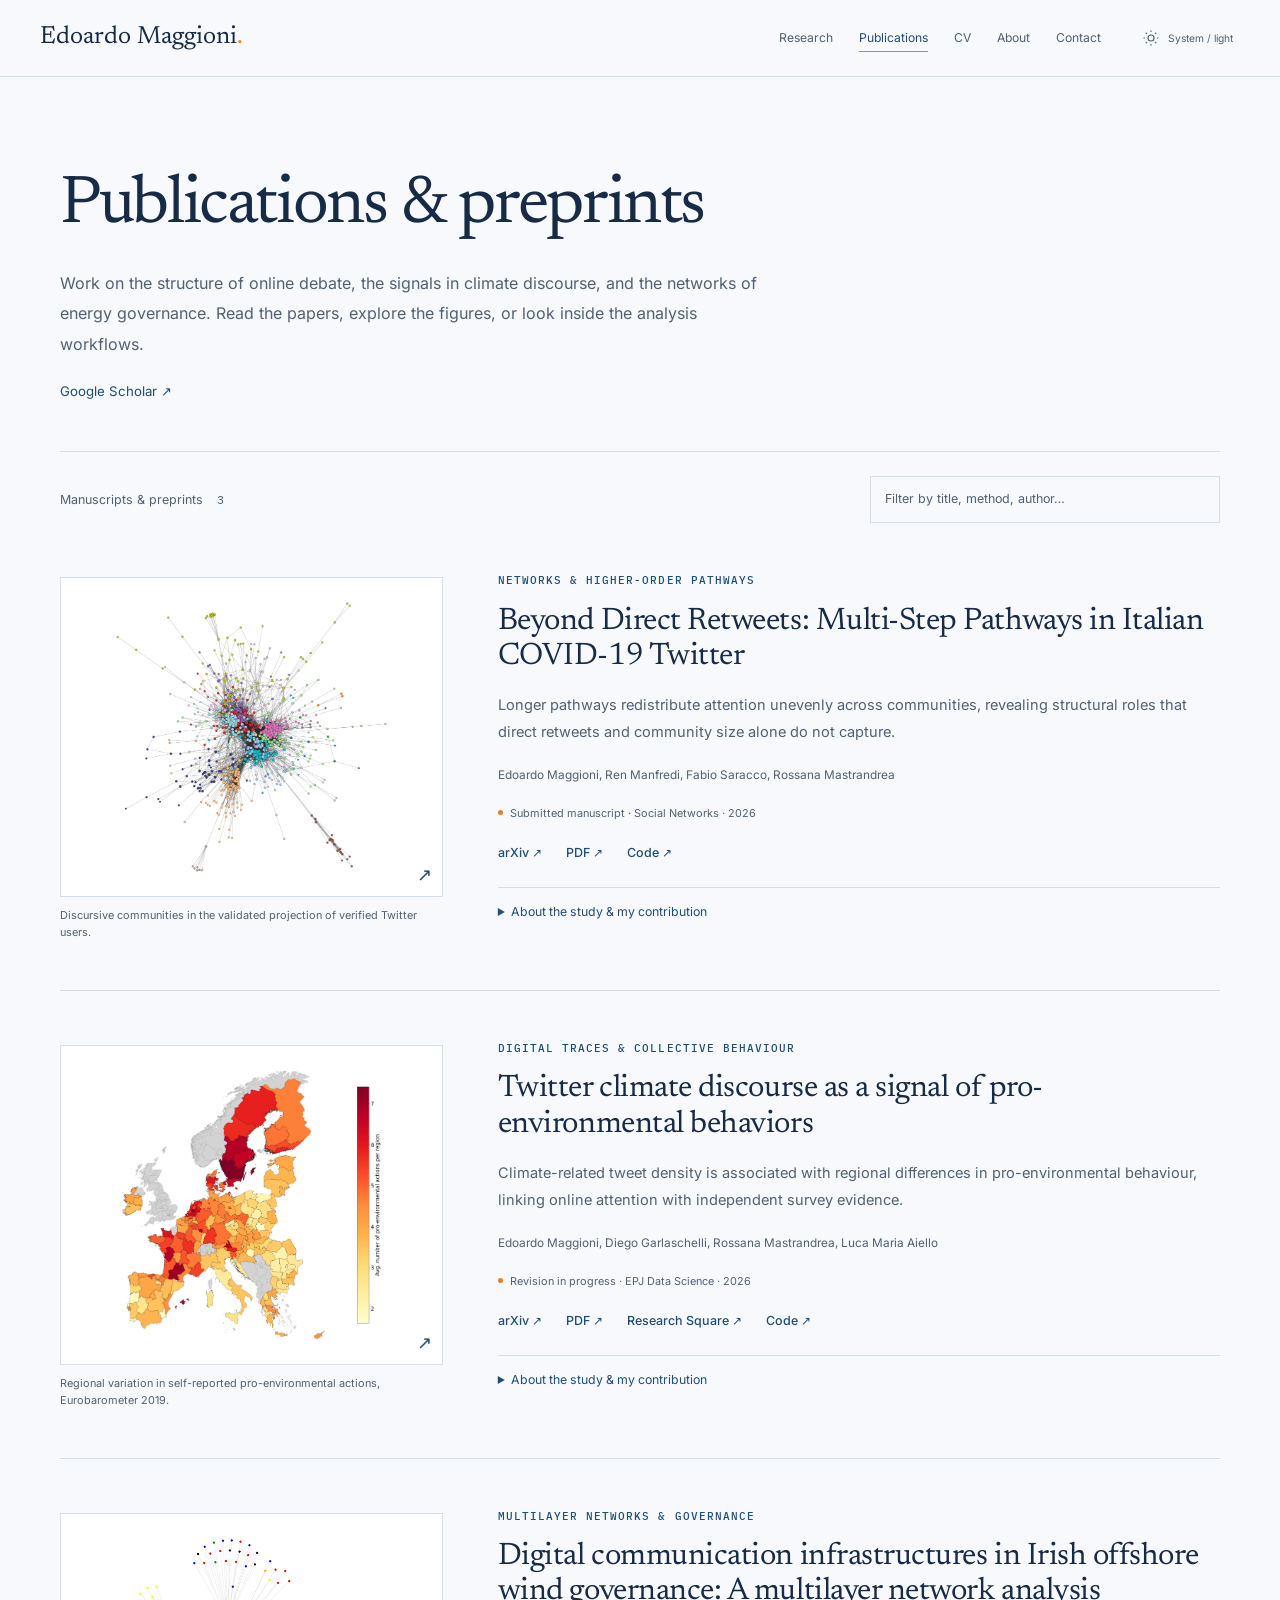
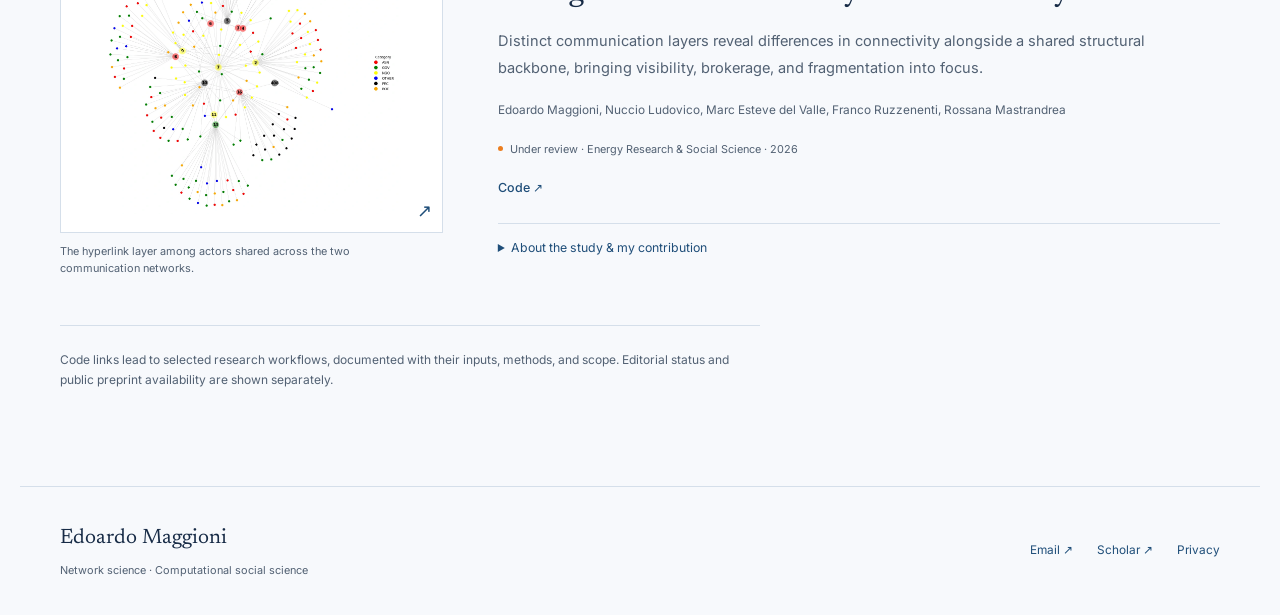
<file: website/publications/index.html>
<!DOCTYPE html><html lang="en"> <head><meta charset="utf-8"><meta name="viewport" content="width=device-width, initial-scale=1"><meta name="description" content="Manuscripts, preprints, figures, and research code by Edoardo Maggioni."><meta name="author" content="Edoardo Maggioni"><meta name="theme-color" content="#f7f9fc" media="(prefers-color-scheme: light)"><meta name="theme-color" content="#0c1626" media="(prefers-color-scheme: dark)"><link rel="icon" href="/website/favicon.svg" type="image/svg+xml"><link rel="canonical" href="https://edoarder.github.io/website/publications/"><meta property="og:type" content="website"><meta property="og:title" content="Publications | Edoardo Maggioni"><meta property="og:description" content="Manuscripts, preprints, figures, and research code by Edoardo Maggioni."><meta property="og:url" content="https://edoarder.github.io/website/publications/"><meta property="og:image" content="https://edoarder.github.io/website/images/portrait.webp"><meta property="og:image:alt" content="Edoardo Maggioni"><meta name="twitter:card" content="summary"><meta name="twitter:title" content="Publications | Edoardo Maggioni"><meta name="twitter:description" content="Manuscripts, preprints, figures, and research code by Edoardo Maggioni."><meta name="twitter:image" content="https://edoarder.github.io/website/images/portrait.webp"><script type="application/ld+json">{"@context":"https://schema.org","@type":"Person","name":"Edoardo Maggioni","url":"https://edoarder.github.io/website/","image":"https://edoarder.github.io/website/images/portrait.webp","jobTitle":"Computational Social Scientist","description":"Edoardo Maggioni is a computational social scientist trained in theoretical physics. He combines network science, statistical modelling, and digital traces to study online communication, collective behaviour, and socio-environmental change.","affiliation":[{"@type":"Organization","name":"University of Pisa"},{"@type":"Organization","name":"IMT School for Advanced Studies Lucca"},{"@type":"Organization","name":"Institute of Informatics and Telematics (IIT-CNR)"}],"sameAs":["https://scholar.google.com/citations?user=WvftNyIAAAAJ&hl=en","https://orcid.org/0009-0008-7676-6471","https://www.linkedin.com/in/edoardo-maggioni-414072a8/","https://github.com/Edoarder"],"knowsAbout":["Network science","Computational social science","Higher-order pathways","Collective behaviour","Communication networks","Agent-based modelling"]}</script><script>
      (() => {
        const storageKey = 'edomagg-theme';
        let preference = 'system';

        try {
          const stored = localStorage.getItem(storageKey);
          if (stored === 'light' || stored === 'dark' || stored === 'system') {
            preference = stored;
          }
        } catch {
          preference = 'system';
        }

        const systemTheme = matchMedia('(prefers-color-scheme: dark)').matches
          ? 'dark'
          : 'light';
        const resolvedTheme =
          preference === 'system' ? systemTheme : preference;

        document.documentElement.classList.toggle(
          'dark',
          resolvedTheme === 'dark',
        );
        document.documentElement.dataset.themePreference = preference;
        document.documentElement.dataset.resolvedTheme = resolvedTheme;
      })();
    </script><title>Publications | Edoardo Maggioni</title><link rel="stylesheet" href="/website/_astro/about.D6e_W8wl.css"></head> <body class="bg-canvas text-primary antialiased"> <a href="#main-content" class="skip-link">Skip to content</a> <header class="site-header"> <div class="header-inner"> <a class="brand" href="/website/" aria-label="Edoardo Maggioni home">Edoardo Maggioni<span class="brand-dot" aria-hidden="true">.</span></a><nav aria-label="Primary navigation"> <a href="/website/research"> Research </a><a href="/website/publications" aria-current="page"> Publications </a><a href="/website/cv"> CV </a><a href="/website/about"> About </a><a href="/website/contact"> Contact </a> </nav><button type="button" data-theme-toggle class="theme-toggle" aria-label="Toggle color theme"><svg viewBox="0 0 24 24" fill="none" stroke="currentColor" stroke-width="1.5" width="18" height="18" aria-hidden="true"><circle cx="12" cy="12" r="4"></circle><path d="M12 2v2m0 16v2M2 12h2m16 0h2M5 5l1.5 1.5m11 11L19 19M5 19l1.5-1.5m11-11L19 5"></path></svg><span data-theme-label>System</span></button> </div> </header> <main id="main-content" class="site-main">  <section class="page-intro"> <h1>Publications &amp; preprints</h1><p>
Work on the structure of online debate, the signals in climate discourse,
      and the networks of energy governance. Read the papers, explore the
      figures, or look inside the analysis workflows.
</p><a class="text-link" href="https://scholar.google.com/citations?user=WvftNyIAAAAJ&hl=en" target="_blank" rel="noreferrer">Google Scholar <span aria-hidden="true">↗</span></a> </section> <div class="publication-toolbar"> <p>
Manuscripts & preprints <span class="count">3</span> </p><label class="filter-label" for="publication-filter"><span class="sr-only">Filter publications</span><input type="search" id="publication-filter" data-publication-filter-input placeholder="Filter by title, method, author…" autocomplete="off"></label> </div> <div class="study-list"> <article class="study study-full" id="beyond-direct-retweets-multi-step-pathways-in-italian-covid-19-twitter" data-publication-row data-publication-filter="2026 beyond direct retweets: multi-step pathways in italian covid-19 twitter edoardo maggioni ren manfredi fabio saracco rossana mastrandrea social networks submitted manuscript random walks network motifs community detection online attention"> <figure class="study-figure"> <a href="/website/images/research/motifs-network.webp" target="_blank" rel="noreferrer" aria-label="View full-size figure: Discursive communities in the validated projection of verified Twitter users."> <img src="/website/images/research/motifs-network.webp" alt="Network of 832 verified Twitter accounts, coloured by their 21 detected communities." width="800" height="800" loading="lazy"> <span class="figure-expand" aria-hidden="true">↗</span> </a> <figcaption>Discursive communities in the validated projection of verified Twitter users.</figcaption> </figure> <div class="study-copy"> <p class="eyebrow">Networks &amp; higher-order pathways</p> <h2 class="study-title"><a href="https://arxiv.org/abs/2605.30551">Beyond Direct Retweets: Multi-Step Pathways in Italian COVID-19 Twitter</a></h2> <p class="study-finding">Longer pathways redistribute attention unevenly across communities, revealing structural roles that direct retweets and community size alone do not capture.</p> <p class="study-authors">Edoardo Maggioni, Ren Manfredi, Fabio Saracco, Rossana Mastrandrea</p> <p class="publication-status"> <span class="status-dot" aria-hidden="true"></span>Submitted manuscript · Social Networks ·
2026 </p> <div class="study-links" aria-label="Links for Beyond direct retweets"> <a class="text-link" href="https://arxiv.org/abs/2605.30551" target="_blank" rel="noreferrer"> arXiv <span aria-hidden="true"> ↗</span> </a><a class="text-link" href="/website/papers/beyond-direct-retweets-multi-step-pathways-in-italian-covid-19-twitter.pdf" target="_blank" rel="noreferrer"> PDF <span aria-hidden="true"> ↗</span> </a><a class="text-link" href="https://github.com/Edoarder/covid-retweet-communities" target="_blank" rel="noreferrer"> Code <span aria-hidden="true"> ↗</span> </a>  </div> <details class="study-details"> <summary>About the study & my contribution</summary> <div class="details-content">  <p>How does the picture of an online debate change when we look beyond direct links? Using approximately 3 million retweets involving 334,633 accounts, we combine statistically validated community reconstruction with random-walk motifs on a weighted, directed retweet network. The analysis compares direct connections with multi-step endpoints, revealing community persistence, directional asymmetries, and shifts in prominence across the debate.</p> <p> <strong>My contribution.</strong> I developed and implemented analyses of community-level motif profiles, persistence, and cross-community pathways, and contributed substantially to writing the manuscript. </p>  <p class="method-line">Network reconstruction · Random-walk motifs · Community-level analysis</p> <p class="study-note">
The paths characterise connectivity in the aggregated network;
                they do not reconstruct individual tweet cascades.
</p>  </div> </details> </div> </article><article class="study study-full" id="twitter-climate-discourse-as-a-signal-of-pro-environmental-behaviors" data-publication-row data-publication-filter="2026 twitter climate discourse as a signal of pro-environmental behaviors edoardo maggioni diego garlaschelli rossana mastrandrea luca maria aiello epj data science revision in progress climate communication eurobarometer regional analysis nlp"> <figure class="study-figure"> <a href="/website/images/research/climate-regions.webp" target="_blank" rel="noreferrer" aria-label="View full-size figure: Regional variation in self-reported pro-environmental actions, Eurobarometer 2019."> <img src="/website/images/research/climate-regions.webp" alt="Map of European regions coloured by the average number of pro-environmental actions reported in Eurobarometer 2019." width="800" height="800" loading="lazy"> <span class="figure-expand" aria-hidden="true">↗</span> </a> <figcaption>Regional variation in self-reported pro-environmental actions, Eurobarometer 2019.</figcaption> </figure> <div class="study-copy"> <p class="eyebrow">Digital traces &amp; collective behaviour</p> <h2 class="study-title"><a href="https://arxiv.org/abs/2604.27330">Twitter climate discourse as a signal of pro-environmental behaviors</a></h2> <p class="study-finding">Climate-related tweet density is associated with regional differences in pro-environmental behaviour, linking online attention with independent survey evidence.</p> <p class="study-authors">Edoardo Maggioni, Diego Garlaschelli, Rossana Mastrandrea, Luca Maria Aiello</p> <p class="publication-status"> <span class="status-dot" aria-hidden="true"></span>Revision in progress · EPJ Data Science ·
2026 </p> <div class="study-links" aria-label="Links for From climate discourse to environmental behaviour"> <a class="text-link" href="https://arxiv.org/abs/2604.27330" target="_blank" rel="noreferrer"> arXiv <span aria-hidden="true"> ↗</span> </a><a class="text-link" href="/website/papers/twitter-climate-discourse-as-a-signal-of-pro-environmental-behaviors.pdf" target="_blank" rel="noreferrer"> PDF <span aria-hidden="true"> ↗</span> </a><a class="text-link" href="https://doi.org/10.21203/rs.3.rs-10091583/v1" target="_blank" rel="noreferrer"> Research Square <span aria-hidden="true"> ↗</span> </a><a class="text-link" href="https://github.com/Edoarder/tweet-proenv-project" target="_blank" rel="noreferrer"> Code <span aria-hidden="true"> ↗</span> </a>  </div> <details class="study-details"> <summary>About the study & my contribution</summary> <div class="details-content">  <p>Can online climate discourse help us understand regional differences in environmental behaviour? This study brings together geolocated Twitter data, Eurobarometer responses, and Eurostat indicators across European regions. Statistical models and NLP-based measures connect the volume and content of online discourse with self-reported environmental actions.</p> <p> <strong>My contribution.</strong> I built the data integration and regional analysis workflow, applied NLP classifiers, and carried out statistical modelling, robustness checks, visualisation, and manuscript writing. </p>  <p class="method-line">Statistical modelling · Geospatial data integration · NLP</p>   </div> </details> </div> </article><article class="study study-full" id="digital-communication-infrastructures-in-irish-offshore-wind-governance" data-publication-row data-publication-filter="2026 digital communication infrastructures in irish offshore wind governance: a multilayer network analysis edoardo maggioni nuccio ludovico marc esteve del valle franco ruzzenenti rossana mastrandrea energy research &#38; social science under review multilayer networks energy transitions brokerage governance"> <figure class="study-figure"> <a href="/website/images/research/offshore-network.webp" target="_blank" rel="noreferrer" aria-label="View full-size figure: The hyperlink layer among actors shared across the two communication networks."> <img src="/website/images/research/offshore-network.webp" alt="Hyperlink network among common actors in the Irish offshore-wind study, with nodes coloured by stakeholder category." width="800" height="800" loading="lazy"> <span class="figure-expand" aria-hidden="true">↗</span> </a> <figcaption>The hyperlink layer among actors shared across the two communication networks.</figcaption> </figure> <div class="study-copy"> <p class="eyebrow">Multilayer networks &amp; governance</p> <h2 class="study-title"><a href="https://github.com/Edoarder/irish-offshore-wind-networks">Digital communication infrastructures in Irish offshore wind governance: A multilayer network analysis</a></h2> <p class="study-finding">Distinct communication layers reveal differences in connectivity alongside a shared structural backbone, bringing visibility, brokerage, and fragmentation into focus.</p> <p class="study-authors">Edoardo Maggioni, Nuccio Ludovico, Marc Esteve del Valle, Franco Ruzzenenti, Rossana Mastrandrea</p> <p class="publication-status"> <span class="status-dot" aria-hidden="true"></span>Under review · Energy Research &amp; Social Science ·
2026 </p> <div class="study-links" aria-label="Links for The networks behind offshore-wind governance"> <a class="text-link" href="https://github.com/Edoarder/irish-offshore-wind-networks" target="_blank" rel="noreferrer"> Code <span aria-hidden="true"> ↗</span> </a>  </div> <details class="study-details"> <summary>About the study & my contribution</summary> <div class="details-content">  <p>How do different communication channels connect the organisations involved in an energy transition? We analyse institutional hyperlink and Twitter networks around Irish offshore wind, comparing stakeholder groups, communication roles, and the structures shared across layers.</p> <p> <strong>My contribution.</strong> I developed the network analysis, cross-layer comparisons, and visualisations, and wrote the methods and results in collaboration with the project team. </p>  <p class="method-line">Multilayer network analysis · Network projections · Cross-layer comparison</p>  <p class="study-note">
A public preprint is not currently available.
</p> </div> </details> </div> </article> </div> <p data-no-results hidden class="empty-state" role="status">
No matching work. Try a different title, author, or method.
</p> <p class="archive-note">
Code links lead to selected research workflows, documented with their
    inputs, methods, and scope. Editorial status and public preprint
    availability are shown separately.
</p>  </main> <footer class="site-footer"> <div> <a class="footer-name" href="/website/">Edoardo Maggioni</a><p>
Network science · Computational social science
</p> </div><div class="footer-links"> <a href="mailto:edo.magg@me.com">Email ↗</a><a href="https://scholar.google.com/citations?user=WvftNyIAAAAJ&hl=en">Scholar ↗</a><a href="/website/about#privacy">Privacy</a> </div> </footer> <script type="module">const a="edomagg-theme";function s(){return document.documentElement}function c(){try{return window.localStorage.getItem(a)}catch{return null}}function l(e){try{e==="system"?window.localStorage.removeItem(a):window.localStorage.setItem(a,e)}catch{return}}function i(){return window.matchMedia("(prefers-color-scheme: dark)").matches?"dark":"light"}function o(){const e=c();return e==="light"||e==="dark"||e==="system"?e:"system"}function u(e){return e==="system"?i():e}function d(e,n){const t=u(n);return e.classList.toggle("dark",t==="dark"),e.dataset.themePreference=n,e.dataset.resolvedTheme=t,t}function r(e){const n=d(s(),e);return document.querySelectorAll("[data-theme-label]").forEach(t=>{t.textContent=e==="system"?`System / ${n}`:e==="dark"?"Dark":"Light"}),n}function h(e){return l(e),r(e)}function g(){const e=window;if(e.__themeControllerBound){r(o());return}e.__themeControllerBound=!0,r(o()),window.matchMedia("(prefers-color-scheme: dark)").addEventListener("change",()=>r(o())),document.addEventListener("click",t=>{if(!(t.target instanceof Element)||!t.target.closest("[data-theme-toggle]"))return;const m=o();h(m==="light"?"dark":m==="dark"?"system":"light")}),document.addEventListener("astro:before-swap",t=>{d(t.newDocument.documentElement,o())}),document.addEventListener("astro:page-load",()=>{r(o())})}g();</script> <script>
      if (location.hostname.toLowerCase() === 'edoarder.github.io') {
        const beacon = document.createElement('script');
        beacon.src = 'https://static.cloudflareinsights.com/beacon.min.js';
        beacon.defer = true;
        beacon.dataset.cfBeacon = JSON.stringify({
          token: 'cb83e208d24a4e63b93fa8fe60253cd9',
        });
        document.body.append(beacon);
      }
    </script> </body> </html> <script type="module">const n=document.querySelector("[data-publication-filter-input]"),u=[...document.querySelectorAll("[data-publication-row]")],i=document.querySelector("[data-no-results]");function o(){const l=n?.value.trim().toLowerCase()??"";let e=0;u.forEach(t=>{t.hidden=!(t.dataset.publicationFilter??"").includes(l),t.hidden||(e+=1)}),i&&(i.hidden=e>0)}n?.addEventListener("input",o);o();</script>
</file>
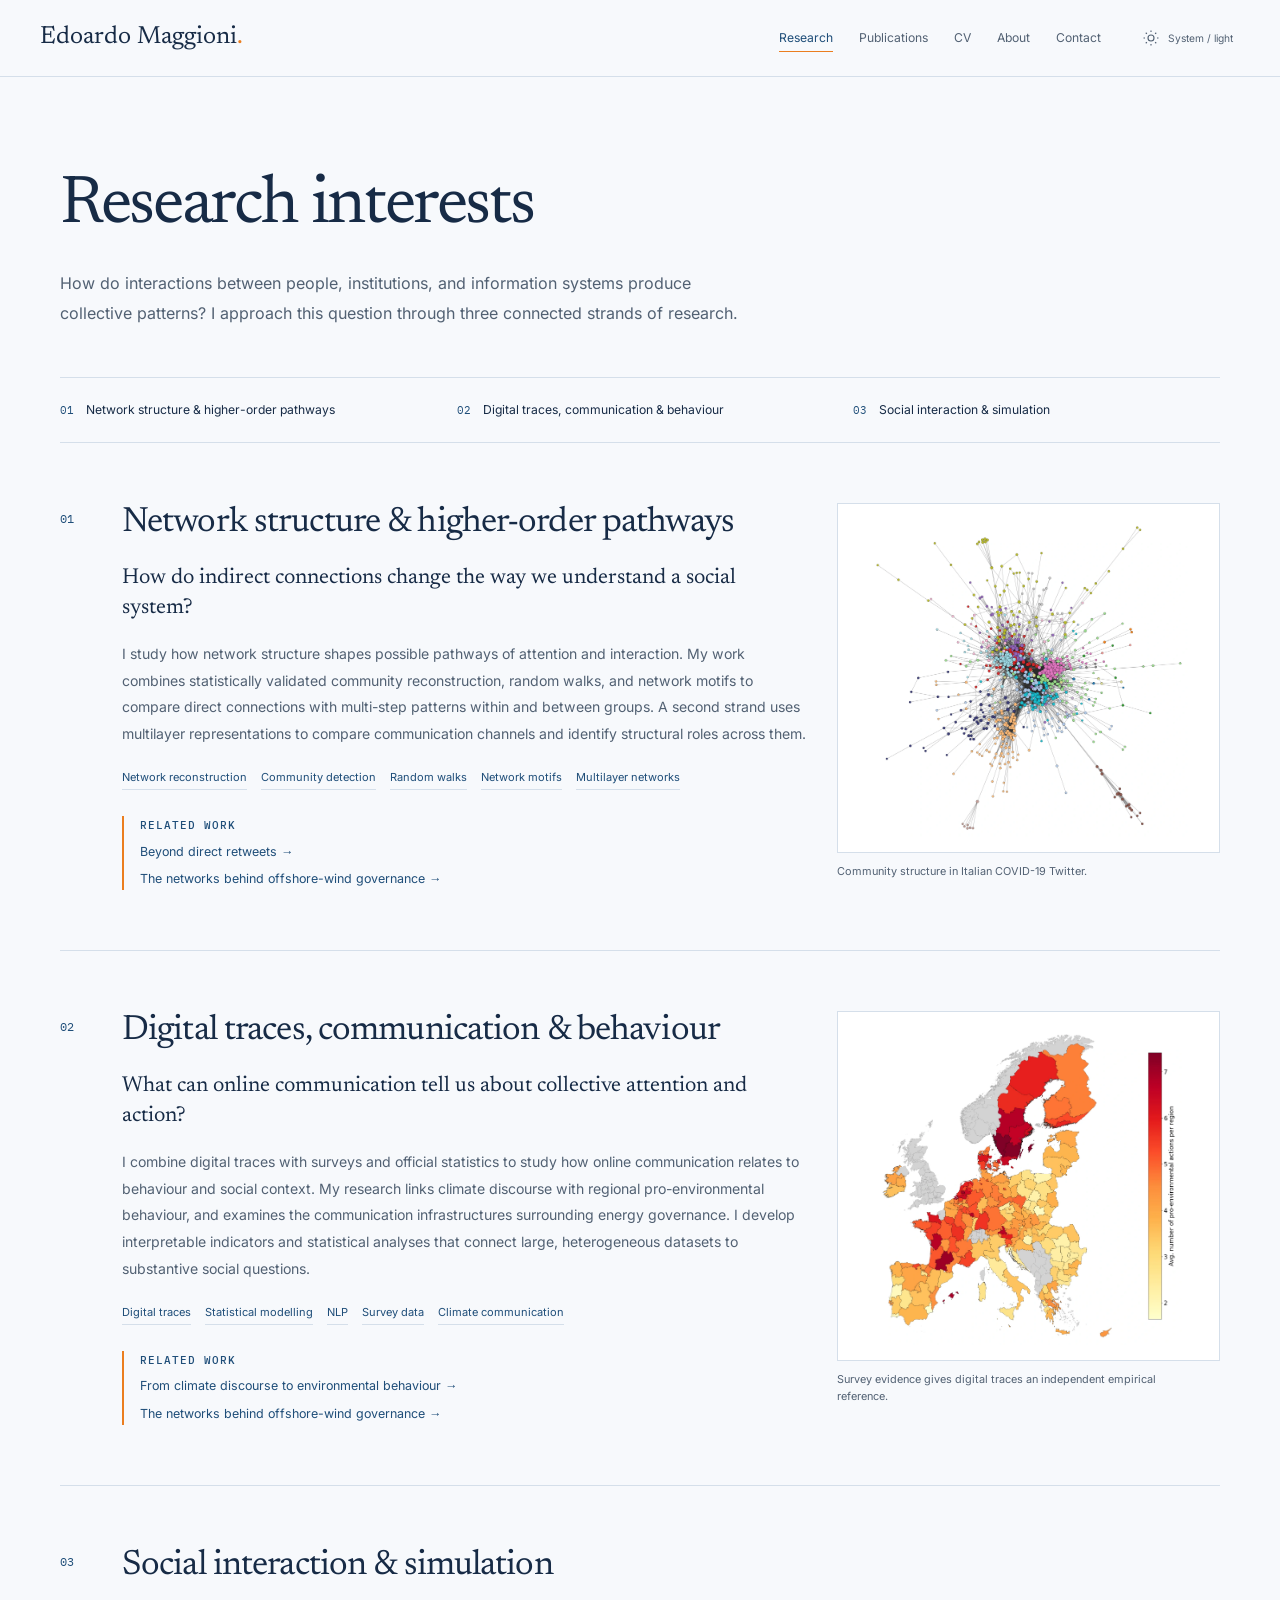
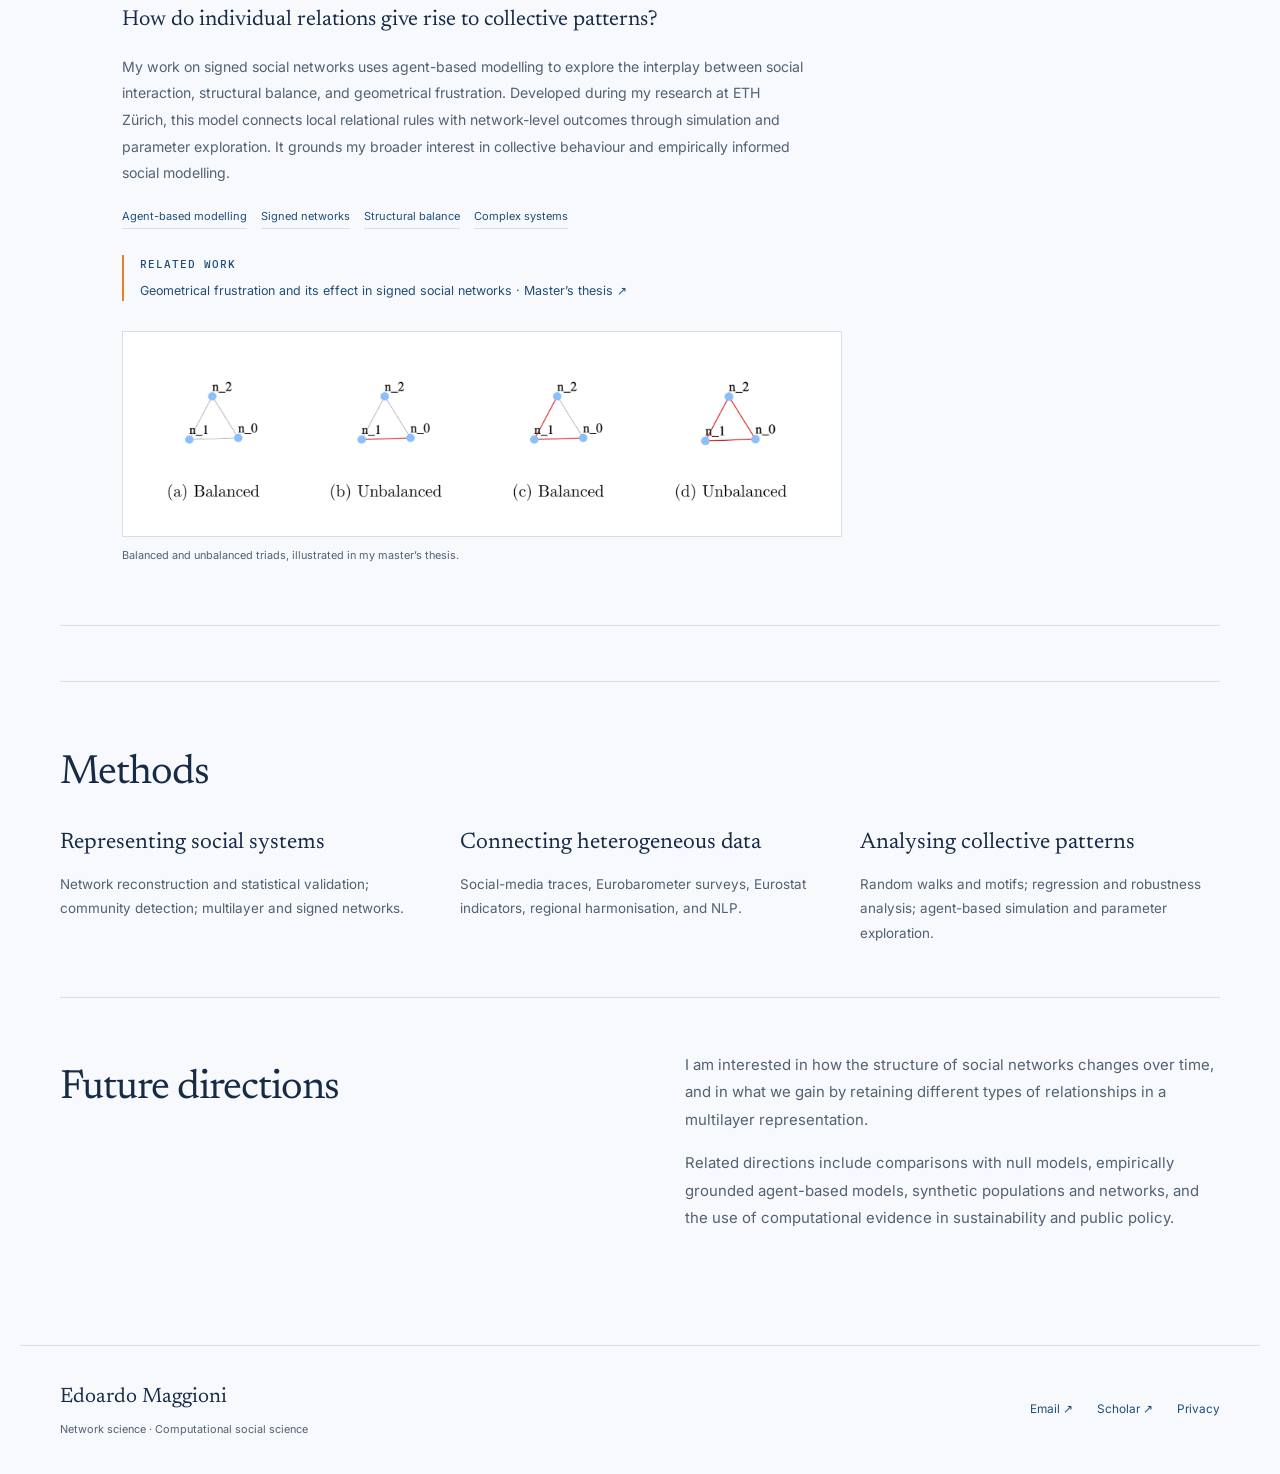
<file: website/research/index.html>
<!DOCTYPE html><html lang="en"> <head><meta charset="utf-8"><meta name="viewport" content="width=device-width, initial-scale=1"><meta name="description" content="Network structure, collective behaviour, and social simulation: research themes and methods."><meta name="author" content="Edoardo Maggioni"><meta name="theme-color" content="#f7f9fc" media="(prefers-color-scheme: light)"><meta name="theme-color" content="#0c1626" media="(prefers-color-scheme: dark)"><link rel="icon" href="/website/favicon.svg" type="image/svg+xml"><link rel="canonical" href="https://edoarder.github.io/website/research/"><meta property="og:type" content="website"><meta property="og:title" content="Research | Edoardo Maggioni"><meta property="og:description" content="Network structure, collective behaviour, and social simulation: research themes and methods."><meta property="og:url" content="https://edoarder.github.io/website/research/"><meta property="og:image" content="https://edoarder.github.io/website/images/portrait.webp"><meta property="og:image:alt" content="Edoardo Maggioni"><meta name="twitter:card" content="summary"><meta name="twitter:title" content="Research | Edoardo Maggioni"><meta name="twitter:description" content="Network structure, collective behaviour, and social simulation: research themes and methods."><meta name="twitter:image" content="https://edoarder.github.io/website/images/portrait.webp"><script type="application/ld+json">{"@context":"https://schema.org","@type":"Person","name":"Edoardo Maggioni","url":"https://edoarder.github.io/website/","image":"https://edoarder.github.io/website/images/portrait.webp","jobTitle":"Computational Social Scientist","description":"Edoardo Maggioni is a computational social scientist trained in theoretical physics. He combines network science, statistical modelling, and digital traces to study online communication, collective behaviour, and socio-environmental change.","affiliation":[{"@type":"Organization","name":"University of Pisa"},{"@type":"Organization","name":"IMT School for Advanced Studies Lucca"},{"@type":"Organization","name":"Institute of Informatics and Telematics (IIT-CNR)"}],"sameAs":["https://scholar.google.com/citations?user=WvftNyIAAAAJ&hl=en","https://orcid.org/0009-0008-7676-6471","https://www.linkedin.com/in/edoardo-maggioni-414072a8/","https://github.com/Edoarder"],"knowsAbout":["Network science","Computational social science","Higher-order pathways","Collective behaviour","Communication networks","Agent-based modelling"]}</script><script>
      (() => {
        const storageKey = 'edomagg-theme';
        let preference = 'system';

        try {
          const stored = localStorage.getItem(storageKey);
          if (stored === 'light' || stored === 'dark' || stored === 'system') {
            preference = stored;
          }
        } catch {
          preference = 'system';
        }

        const systemTheme = matchMedia('(prefers-color-scheme: dark)').matches
          ? 'dark'
          : 'light';
        const resolvedTheme =
          preference === 'system' ? systemTheme : preference;

        document.documentElement.classList.toggle(
          'dark',
          resolvedTheme === 'dark',
        );
        document.documentElement.dataset.themePreference = preference;
        document.documentElement.dataset.resolvedTheme = resolvedTheme;
      })();
    </script><title>Research | Edoardo Maggioni</title><link rel="stylesheet" href="/website/_astro/about.D6e_W8wl.css"></head> <body class="bg-canvas text-primary antialiased"> <a href="#main-content" class="skip-link">Skip to content</a> <header class="site-header"> <div class="header-inner"> <a class="brand" href="/website/" aria-label="Edoardo Maggioni home">Edoardo Maggioni<span class="brand-dot" aria-hidden="true">.</span></a><nav aria-label="Primary navigation"> <a href="/website/research" aria-current="page"> Research </a><a href="/website/publications"> Publications </a><a href="/website/cv"> CV </a><a href="/website/about"> About </a><a href="/website/contact"> Contact </a> </nav><button type="button" data-theme-toggle class="theme-toggle" aria-label="Toggle color theme"><svg viewBox="0 0 24 24" fill="none" stroke="currentColor" stroke-width="1.5" width="18" height="18" aria-hidden="true"><circle cx="12" cy="12" r="4"></circle><path d="M12 2v2m0 16v2M2 12h2m16 0h2M5 5l1.5 1.5m11 11L19 19M5 19l1.5-1.5m11-11L19 5"></path></svg><span data-theme-label>System</span></button> </div> </header> <main id="main-content" class="site-main">  <section class="page-intro"> <h1>Research interests</h1><p>
How do interactions between people, institutions, and information systems
      produce collective patterns? I approach this question through three
      connected strands of research.
</p> </section> <nav class="theme-nav" aria-label="Research themes"> <a href="#higher-order-dynamics-in-online-communication"> <span>01</span> Network structure &amp; higher-order pathways </a><a href="#collective-behaviour-and-behavioural-change"> <span>02</span> Digital traces, communication &amp; behaviour </a><a href="#social-simulation-and-synthetic-populations"> <span>03</span> Social interaction &amp; simulation </a> </nav> <div class="theme-list"> <section class="research-theme" id="higher-order-dynamics-in-online-communication" aria-labelledby="theme-0">  <div class="theme-number">01</div> <div class="theme-content">  <h2 id="theme-0">Network structure &amp; higher-order pathways</h2> <p class="theme-question">How do indirect connections change the way we understand a social system?</p> <p>I study how network structure shapes possible pathways of attention and interaction. My work combines statistically validated community reconstruction, random walks, and network motifs to compare direct connections with multi-step patterns within and between groups. A second strand uses multilayer representations to compare communication channels and identify structural roles across them.</p> <div class="keyword-list"> <span>Network reconstruction</span><span>Community detection</span><span>Random walks</span><span>Network motifs</span><span>Multilayer networks</span> </div>  <div class="related-work"> <p class="eyebrow">Related work</p> <a class="text-link" href="/website/publications#beyond-direct-retweets-multi-step-pathways-in-italian-covid-19-twitter"> Beyond direct retweets  <span aria-hidden="true">→</span> </a><a class="text-link" href="/website/publications#digital-communication-infrastructures-in-irish-offshore-wind-governance"> The networks behind offshore-wind governance  <span aria-hidden="true">→</span> </a> </div> </div>  <figure class="theme-figure"> <a href="/website/images/research/motifs-network.webp" target="_blank" rel="noreferrer" aria-label="View full-size figure: Community structure in Italian COVID-19 Twitter."> <img src="/website/images/research/motifs-network.webp" alt="Validated network projection of verified Twitter accounts, coloured by community." width="800" height="800" loading="lazy"> </a> <figcaption>Community structure in Italian COVID-19 Twitter.</figcaption> </figure> </section><section class="research-theme" id="collective-behaviour-and-behavioural-change" aria-labelledby="theme-1">  <div class="theme-number">02</div> <div class="theme-content">  <h2 id="theme-1">Digital traces, communication &amp; behaviour</h2> <p class="theme-question">What can online communication tell us about collective attention and action?</p> <p>I combine digital traces with surveys and official statistics to study how online communication relates to behaviour and social context. My research links climate discourse with regional pro-environmental behaviour, and examines the communication infrastructures surrounding energy governance. I develop interpretable indicators and statistical analyses that connect large, heterogeneous datasets to substantive social questions.</p> <div class="keyword-list"> <span>Digital traces</span><span>Statistical modelling</span><span>NLP</span><span>Survey data</span><span>Climate communication</span> </div>  <div class="related-work"> <p class="eyebrow">Related work</p> <a class="text-link" href="/website/publications#twitter-climate-discourse-as-a-signal-of-pro-environmental-behaviors"> From climate discourse to environmental behaviour  <span aria-hidden="true">→</span> </a><a class="text-link" href="/website/publications#digital-communication-infrastructures-in-irish-offshore-wind-governance"> The networks behind offshore-wind governance  <span aria-hidden="true">→</span> </a> </div> </div>  <figure class="theme-figure"> <a href="/website/images/research/climate-regions.webp" target="_blank" rel="noreferrer" aria-label="View full-size figure: Survey evidence gives digital traces an independent empirical reference."> <img src="/website/images/research/climate-regions.webp" alt="Regional variation in self-reported environmental actions across Europe." width="800" height="800" loading="lazy"> </a> <figcaption>Survey evidence gives digital traces an independent empirical reference.</figcaption> </figure> </section><section class="research-theme" id="social-simulation-and-synthetic-populations" aria-labelledby="theme-2">  <div class="theme-number">03</div> <div class="theme-content">  <h2 id="theme-2">Social interaction &amp; simulation</h2> <p class="theme-question">How do individual relations give rise to collective patterns?</p> <p>My work on signed social networks uses agent-based modelling to explore the interplay between social interaction, structural balance, and geometrical frustration. Developed during my research at ETH Zürich, this model connects local relational rules with network-level outcomes through simulation and parameter exploration. It grounds my broader interest in collective behaviour and empirically informed social modelling.</p> <div class="keyword-list"> <span>Agent-based modelling</span><span>Signed networks</span><span>Structural balance</span><span>Complex systems</span> </div>  <div class="related-work"> <p class="eyebrow">Related work</p> <a class="text-link" href="/website/projects/geometrical-frustration-signed-social-networks.pdf" target="_blank" rel="noreferrer">
Geometrical frustration and its effect in signed social
                    networks · Master’s thesis ↗
</a> </div> </div>  <figure class="theme-figure wide-figure"> <a href="/website/images/research/signed-relations.webp" target="_blank" rel="noreferrer" aria-label="View full-size figure: Balanced and unbalanced triads, illustrated in my master’s thesis."> <img src="/website/images/research/signed-relations.webp" alt="Four signed-network triads, illustrating balanced and unbalanced configurations of social relations." width="1800" height="455" loading="lazy"> </a> <figcaption>Balanced and unbalanced triads, illustrated in my master’s thesis.</figcaption> </figure> </section> </div> <section class="methods-section section-block"> <h2>Methods</h2><div class="method-grid"> <div>  <h3>Representing social systems</h3> <p>Network reconstruction and statistical validation; community detection; multilayer and signed networks.</p>  </div><div>  <h3>Connecting heterogeneous data</h3> <p>Social-media traces, Eurobarometer surveys, Eurostat indicators, regional harmonisation, and NLP.</p>  </div><div>  <h3>Analysing collective patterns</h3> <p>Random walks and motifs; regression and robustness analysis; agent-based simulation and parameter exploration.</p>  </div> </div> </section> <section class="research-outlook section-block"> <div> <h2>Future directions</h2> </div><div> <p>
I am interested in how the structure of social networks changes over
        time, and in what we gain by retaining different types of relationships
        in a multilayer representation.
</p><p>
Related directions include comparisons with null models, empirically
        grounded agent-based models, synthetic populations and networks, and the
        use of computational evidence in sustainability and public policy.
</p> </div> </section>  </main> <footer class="site-footer"> <div> <a class="footer-name" href="/website/">Edoardo Maggioni</a><p>
Network science · Computational social science
</p> </div><div class="footer-links"> <a href="mailto:edo.magg@me.com">Email ↗</a><a href="https://scholar.google.com/citations?user=WvftNyIAAAAJ&hl=en">Scholar ↗</a><a href="/website/about#privacy">Privacy</a> </div> </footer> <script type="module">const a="edomagg-theme";function s(){return document.documentElement}function c(){try{return window.localStorage.getItem(a)}catch{return null}}function l(e){try{e==="system"?window.localStorage.removeItem(a):window.localStorage.setItem(a,e)}catch{return}}function i(){return window.matchMedia("(prefers-color-scheme: dark)").matches?"dark":"light"}function o(){const e=c();return e==="light"||e==="dark"||e==="system"?e:"system"}function u(e){return e==="system"?i():e}function d(e,n){const t=u(n);return e.classList.toggle("dark",t==="dark"),e.dataset.themePreference=n,e.dataset.resolvedTheme=t,t}function r(e){const n=d(s(),e);return document.querySelectorAll("[data-theme-label]").forEach(t=>{t.textContent=e==="system"?`System / ${n}`:e==="dark"?"Dark":"Light"}),n}function h(e){return l(e),r(e)}function g(){const e=window;if(e.__themeControllerBound){r(o());return}e.__themeControllerBound=!0,r(o()),window.matchMedia("(prefers-color-scheme: dark)").addEventListener("change",()=>r(o())),document.addEventListener("click",t=>{if(!(t.target instanceof Element)||!t.target.closest("[data-theme-toggle]"))return;const m=o();h(m==="light"?"dark":m==="dark"?"system":"light")}),document.addEventListener("astro:before-swap",t=>{d(t.newDocument.documentElement,o())}),document.addEventListener("astro:page-load",()=>{r(o())})}g();</script> <script>
      if (location.hostname.toLowerCase() === 'edoarder.github.io') {
        const beacon = document.createElement('script');
        beacon.src = 'https://static.cloudflareinsights.com/beacon.min.js';
        beacon.defer = true;
        beacon.dataset.cfBeacon = JSON.stringify({
          token: 'cb83e208d24a4e63b93fa8fe60253cd9',
        });
        document.body.append(beacon);
      }
    </script> </body> </html>
</file>
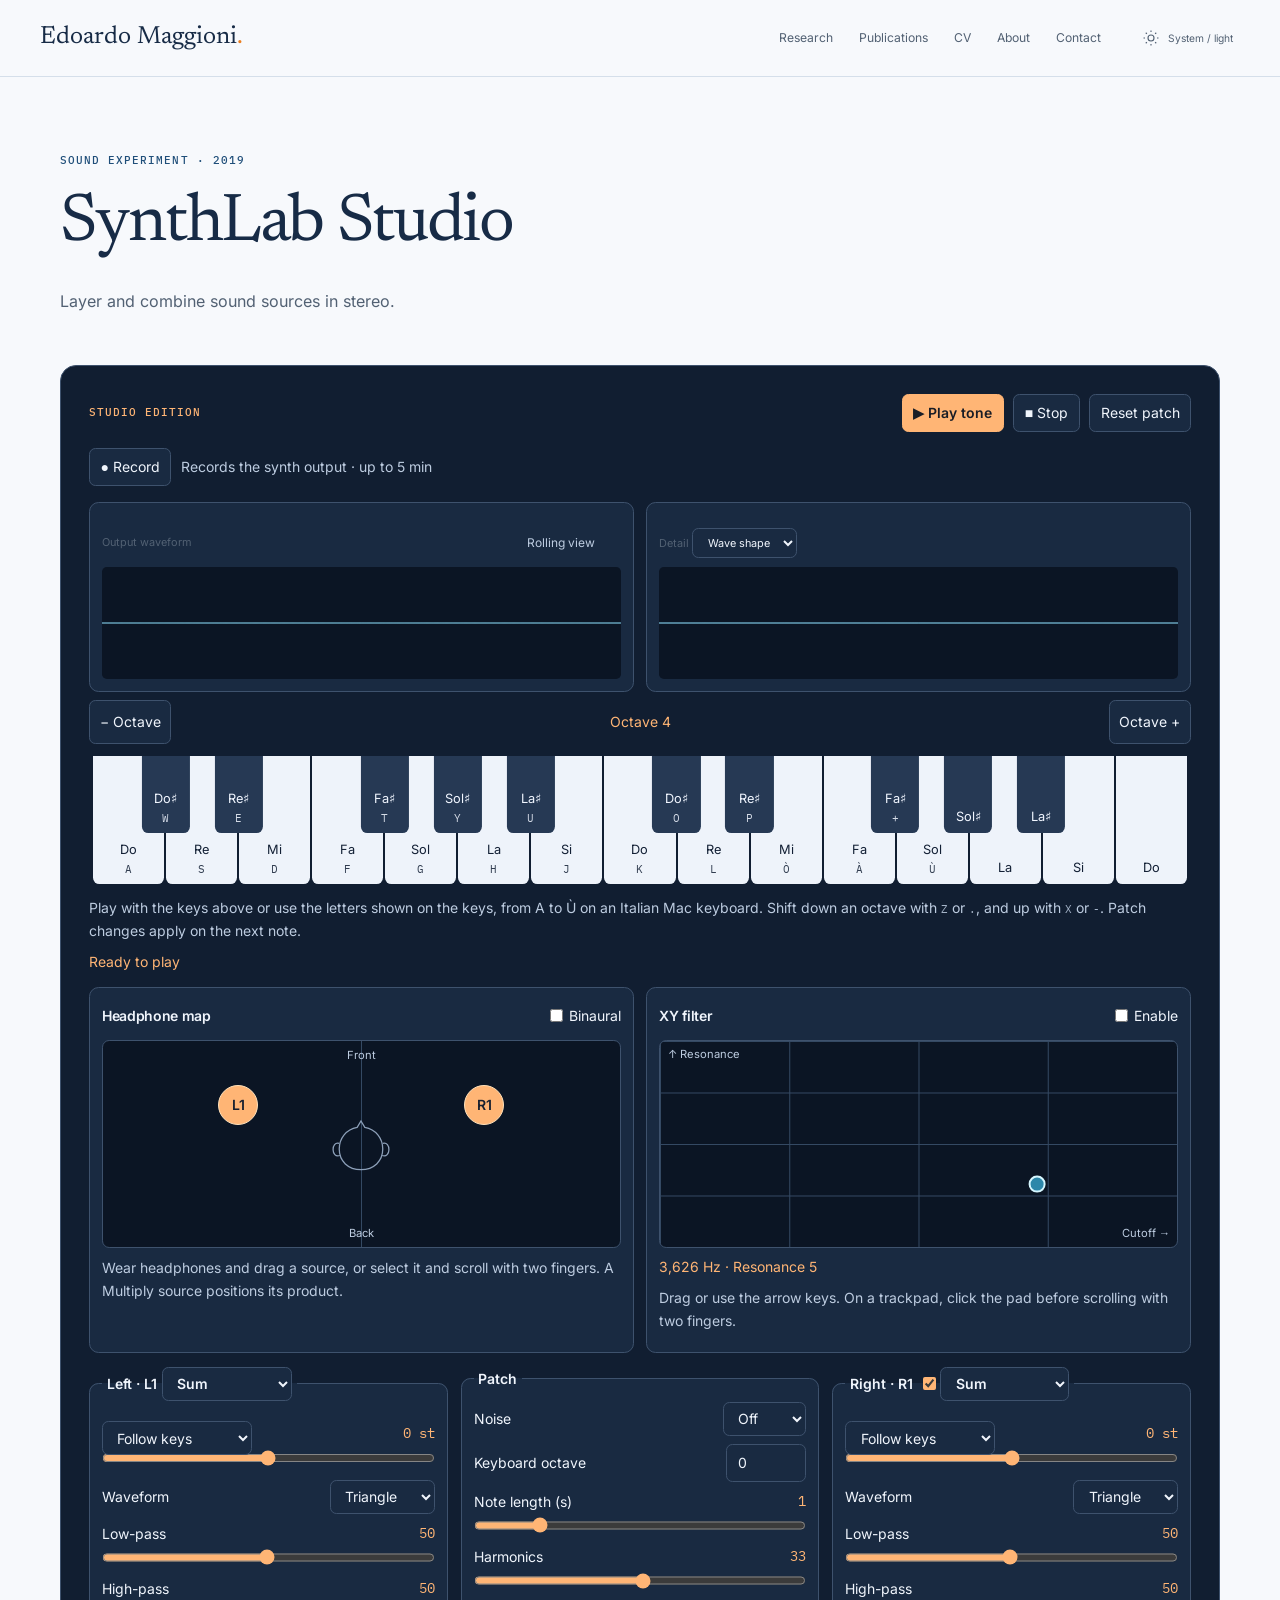
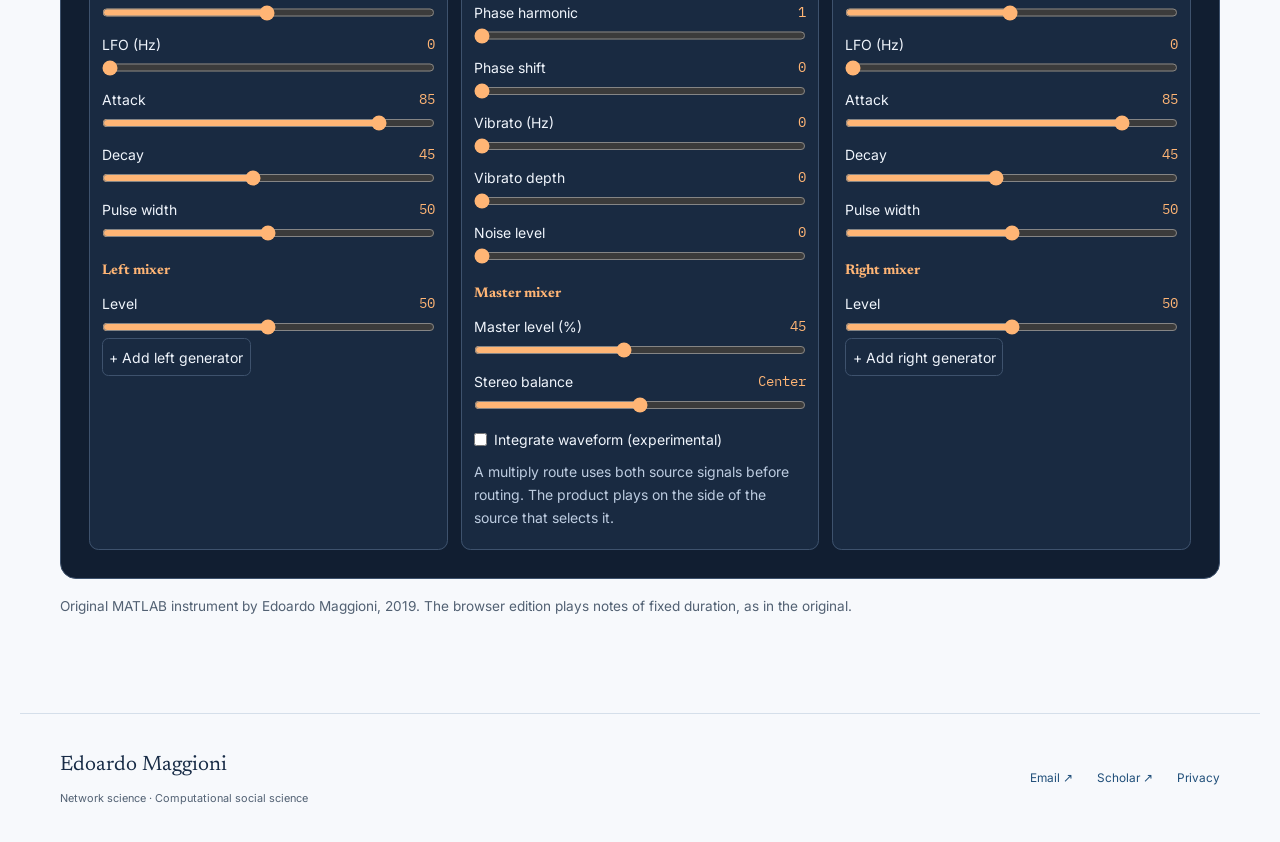
<file: website/synthlab-studio/index.html>
<!DOCTYPE html><html lang="en"> <head><meta charset="utf-8"><meta name="viewport" content="width=device-width, initial-scale=1"><meta name="description" content="Play and mix generators in stereo in SynthLab Studio."><meta name="robots" content="noindex"><meta name="author" content="Edoardo Maggioni"><meta name="theme-color" content="#f7f9fc" media="(prefers-color-scheme: light)"><meta name="theme-color" content="#0c1626" media="(prefers-color-scheme: dark)"><link rel="icon" href="/website/favicon.svg" type="image/svg+xml"><link rel="canonical" href="https://edoarder.github.io/website/synthlab-studio/"><meta property="og:type" content="website"><meta property="og:title" content="SynthLab Studio | Edoardo Maggioni"><meta property="og:description" content="Play and mix generators in stereo in SynthLab Studio."><meta property="og:url" content="https://edoarder.github.io/website/synthlab-studio/"><meta property="og:image" content="https://edoarder.github.io/website/images/portrait.webp"><meta property="og:image:alt" content="Edoardo Maggioni"><meta name="twitter:card" content="summary"><meta name="twitter:title" content="SynthLab Studio | Edoardo Maggioni"><meta name="twitter:description" content="Play and mix generators in stereo in SynthLab Studio."><meta name="twitter:image" content="https://edoarder.github.io/website/images/portrait.webp"><script type="application/ld+json">{"@context":"https://schema.org","@type":"Person","name":"Edoardo Maggioni","url":"https://edoarder.github.io/website/","image":"https://edoarder.github.io/website/images/portrait.webp","jobTitle":"Computational Social Scientist","description":"Edoardo Maggioni is a computational social scientist trained in theoretical physics. He combines network science, statistical modelling, and digital traces to study online communication, collective behaviour, and socio-environmental change.","affiliation":[{"@type":"Organization","name":"University of Pisa"},{"@type":"Organization","name":"IMT School for Advanced Studies Lucca"},{"@type":"Organization","name":"Institute of Informatics and Telematics (IIT-CNR)"}],"sameAs":["https://scholar.google.com/citations?user=WvftNyIAAAAJ&hl=en","https://orcid.org/0009-0008-7676-6471","https://www.linkedin.com/in/edoardo-maggioni-414072a8/","https://github.com/Edoarder"],"knowsAbout":["Network science","Computational social science","Higher-order pathways","Collective behaviour","Communication networks","Agent-based modelling"]}</script><script>
      (() => {
        const storageKey = 'edomagg-theme';
        let preference = 'system';

        try {
          const stored = localStorage.getItem(storageKey);
          if (stored === 'light' || stored === 'dark' || stored === 'system') {
            preference = stored;
          }
        } catch {
          preference = 'system';
        }

        const systemTheme = matchMedia('(prefers-color-scheme: dark)').matches
          ? 'dark'
          : 'light';
        const resolvedTheme =
          preference === 'system' ? systemTheme : preference;

        document.documentElement.classList.toggle(
          'dark',
          resolvedTheme === 'dark',
        );
        document.documentElement.dataset.themePreference = preference;
        document.documentElement.dataset.resolvedTheme = resolvedTheme;
      })();
    </script><title>SynthLab Studio | Edoardo Maggioni</title><link rel="stylesheet" href="/website/_astro/synthlab-studio.hVwHRDrq.css">
<link rel="stylesheet" href="/website/_astro/about.D6e_W8wl.css"></head> <body class="bg-canvas text-primary antialiased"> <a href="#main-content" class="skip-link">Skip to content</a> <header class="site-header"> <div class="header-inner"> <a class="brand" href="/website/" aria-label="Edoardo Maggioni home">Edoardo Maggioni<span class="brand-dot" aria-hidden="true">.</span></a><nav aria-label="Primary navigation"> <a href="/website/research"> Research </a><a href="/website/publications"> Publications </a><a href="/website/cv"> CV </a><a href="/website/about"> About </a><a href="/website/contact"> Contact </a> </nav><button type="button" data-theme-toggle class="theme-toggle" aria-label="Toggle color theme"><svg viewBox="0 0 24 24" fill="none" stroke="currentColor" stroke-width="1.5" width="18" height="18" aria-hidden="true"><circle cx="12" cy="12" r="4"></circle><path d="M12 2v2m0 16v2M2 12h2m16 0h2M5 5l1.5 1.5m11 11L19 19M5 19l1.5-1.5m11-11L19 5"></path></svg><span data-theme-label>System</span></button> </div> </header> <main id="main-content" class="site-main">  <section class="page-intro" data-astro-cid-sbylixdd> <p class="eyebrow" data-astro-cid-sbylixdd>Sound experiment · 2019</p> <h1 data-astro-cid-sbylixdd>SynthLab Studio</h1> <p data-astro-cid-sbylixdd>Layer and combine sound sources in stereo.</p> </section> <section class="instrument" aria-label="SynthLab instrument" data-astro-cid-sbylixdd> <div class="transport" data-astro-cid-sbylixdd> <span class="eyebrow" data-astro-cid-sbylixdd>Studio edition</span> <button type="button" data-play data-astro-cid-sbylixdd>▶ Play tone</button> <button type="button" data-stop data-astro-cid-sbylixdd>■ Stop</button> <button type="reset" form="synth-patch" data-astro-cid-sbylixdd>Reset patch</button> </div> <div class="transport recording" data-astro-cid-sbylixdd> <button type="button" data-record data-astro-cid-sbylixdd>● Record</button> <a data-download hidden download="synthlab-studio.wav" data-astro-cid-sbylixdd>Download stereo WAV</a> <span data-record-status role="status" data-astro-cid-sbylixdd>Records the synth output · up to 5 min</span> </div> <div class="scopes" data-astro-cid-sbylixdd> <figure data-astro-cid-sbylixdd> <figcaption data-astro-cid-sbylixdd>Output waveform <span data-astro-cid-sbylixdd>Rolling view</span></figcaption> <canvas data-wave aria-label="Rolling waveform of the output" role="img" data-astro-cid-sbylixdd></canvas> </figure> <figure data-astro-cid-sbylixdd> <figcaption data-astro-cid-sbylixdd> <label data-astro-cid-sbylixdd>Detail <select data-scope aria-label="Detail display" data-astro-cid-sbylixdd><option value="time" data-astro-cid-sbylixdd>Wave shape</option><option value="xy" data-astro-cid-sbylixdd>Lissajous</option></select></label> </figcaption> <canvas data-detail aria-label="Wave shape or Lissajous plot" role="img" data-astro-cid-sbylixdd></canvas> </figure> </div> <div class="octave-controls" role="group" aria-label="Keyboard octave" data-astro-cid-sbylixdd> <button type="button" data-octave="-1" aria-label="Lower octave" data-astro-cid-sbylixdd>− Octave</button> <output data-octave-label aria-live="polite" data-astro-cid-sbylixdd>Octave 4</output> <button type="button" data-octave="1" aria-label="Raise octave" data-astro-cid-sbylixdd>Octave +</button> </div> <div class="keyboard-scroll" data-astro-cid-sbylixdd> <div class="keyboard" role="group" aria-label="Piano keyboard" data-astro-cid-sbylixdd> <button type="button" class="piano-key" style="--position: 0" data-frequency="262" data-key="a" aria-label="Do 4" data-astro-cid-sbylixdd> <span data-astro-cid-sbylixdd>Do</span> <kbd data-astro-cid-sbylixdd>A</kbd> </button><button type="button" class="piano-key sharp" style="--position: 1" data-frequency="277" data-key="w" aria-label="Do♯ 4" data-astro-cid-sbylixdd> <span data-astro-cid-sbylixdd>Do♯</span> <kbd data-astro-cid-sbylixdd>W</kbd> </button><button type="button" class="piano-key" style="--position: 1" data-frequency="294" data-key="s" aria-label="Re 4" data-astro-cid-sbylixdd> <span data-astro-cid-sbylixdd>Re</span> <kbd data-astro-cid-sbylixdd>S</kbd> </button><button type="button" class="piano-key sharp" style="--position: 2" data-frequency="311" data-key="e" aria-label="Re♯ 4" data-astro-cid-sbylixdd> <span data-astro-cid-sbylixdd>Re♯</span> <kbd data-astro-cid-sbylixdd>E</kbd> </button><button type="button" class="piano-key" style="--position: 2" data-frequency="330" data-key="d" aria-label="Mi 4" data-astro-cid-sbylixdd> <span data-astro-cid-sbylixdd>Mi</span> <kbd data-astro-cid-sbylixdd>D</kbd> </button><button type="button" class="piano-key" style="--position: 3" data-frequency="349" data-key="f" aria-label="Fa 4" data-astro-cid-sbylixdd> <span data-astro-cid-sbylixdd>Fa</span> <kbd data-astro-cid-sbylixdd>F</kbd> </button><button type="button" class="piano-key sharp" style="--position: 4" data-frequency="370" data-key="t" aria-label="Fa♯ 4" data-astro-cid-sbylixdd> <span data-astro-cid-sbylixdd>Fa♯</span> <kbd data-astro-cid-sbylixdd>T</kbd> </button><button type="button" class="piano-key" style="--position: 4" data-frequency="392" data-key="g" aria-label="Sol 4" data-astro-cid-sbylixdd> <span data-astro-cid-sbylixdd>Sol</span> <kbd data-astro-cid-sbylixdd>G</kbd> </button><button type="button" class="piano-key sharp" style="--position: 5" data-frequency="415" data-key="y" aria-label="Sol♯ 4" data-astro-cid-sbylixdd> <span data-astro-cid-sbylixdd>Sol♯</span> <kbd data-astro-cid-sbylixdd>Y</kbd> </button><button type="button" class="piano-key" style="--position: 5" data-frequency="440" data-key="h" aria-label="La 4" data-astro-cid-sbylixdd> <span data-astro-cid-sbylixdd>La</span> <kbd data-astro-cid-sbylixdd>H</kbd> </button><button type="button" class="piano-key sharp" style="--position: 6" data-frequency="466" data-key="u" aria-label="La♯ 4" data-astro-cid-sbylixdd> <span data-astro-cid-sbylixdd>La♯</span> <kbd data-astro-cid-sbylixdd>U</kbd> </button><button type="button" class="piano-key" style="--position: 6" data-frequency="494" data-key="j" aria-label="Si 4" data-astro-cid-sbylixdd> <span data-astro-cid-sbylixdd>Si</span> <kbd data-astro-cid-sbylixdd>J</kbd> </button><button type="button" class="piano-key" style="--position: 7" data-wide-key="true" data-frequency="523" data-key="k" aria-label="Do 5" data-astro-cid-sbylixdd> <span data-astro-cid-sbylixdd>Do</span> <kbd data-astro-cid-sbylixdd>K</kbd> </button><button type="button" class="piano-key sharp" style="--position: 8" data-wide-key="true" data-frequency="554" data-key="o" aria-label="Do♯ 5" data-astro-cid-sbylixdd> <span data-astro-cid-sbylixdd>Do♯</span> <kbd data-astro-cid-sbylixdd>O</kbd> </button><button type="button" class="piano-key" style="--position: 8" data-wide-key="true" data-frequency="587" data-key="l" aria-label="Re 5" data-astro-cid-sbylixdd> <span data-astro-cid-sbylixdd>Re</span> <kbd data-astro-cid-sbylixdd>L</kbd> </button><button type="button" class="piano-key sharp" style="--position: 9" data-wide-key="true" data-frequency="622" data-key="p" aria-label="Re♯ 5" data-astro-cid-sbylixdd> <span data-astro-cid-sbylixdd>Re♯</span> <kbd data-astro-cid-sbylixdd>P</kbd> </button><button type="button" class="piano-key" style="--position: 9" data-wide-key="true" data-frequency="659" data-key="ò" aria-label="Mi 5" data-astro-cid-sbylixdd> <span data-astro-cid-sbylixdd>Mi</span> <kbd data-astro-cid-sbylixdd>Ò</kbd> </button><button type="button" class="piano-key" style="--position: 10" data-wide-key="true" data-frequency="698" data-key="à" aria-label="Fa 5" data-astro-cid-sbylixdd> <span data-astro-cid-sbylixdd>Fa</span> <kbd data-astro-cid-sbylixdd>À</kbd> </button><button type="button" class="piano-key sharp" style="--position: 11" data-wide-key="true" data-frequency="740" data-key="+" aria-label="Fa♯ 5" data-astro-cid-sbylixdd> <span data-astro-cid-sbylixdd>Fa♯</span> <kbd data-astro-cid-sbylixdd>+</kbd> </button><button type="button" class="piano-key" style="--position: 11" data-wide-key="true" data-frequency="784" data-key="ù" aria-label="Sol 5" data-astro-cid-sbylixdd> <span data-astro-cid-sbylixdd>Sol</span> <kbd data-astro-cid-sbylixdd>Ù</kbd> </button><button type="button" class="piano-key sharp" style="--position: 12" data-wide-key="true" data-frequency="831" aria-label="Sol♯ 5" data-astro-cid-sbylixdd> <span data-astro-cid-sbylixdd>Sol♯</span>  </button><button type="button" class="piano-key" style="--position: 12" data-wide-key="true" data-frequency="880" aria-label="La 5" data-astro-cid-sbylixdd> <span data-astro-cid-sbylixdd>La</span>  </button><button type="button" class="piano-key sharp" style="--position: 13" data-wide-key="true" data-frequency="932" aria-label="La♯ 5" data-astro-cid-sbylixdd> <span data-astro-cid-sbylixdd>La♯</span>  </button><button type="button" class="piano-key" style="--position: 13" data-wide-key="true" data-frequency="988" aria-label="Si 5" data-astro-cid-sbylixdd> <span data-astro-cid-sbylixdd>Si</span>  </button><button type="button" class="piano-key" style="--position: 14" data-wide-key="true" data-frequency="1047" aria-label="Do 6" data-astro-cid-sbylixdd> <span data-astro-cid-sbylixdd>Do</span>  </button> </div> </div> <p class="hint desktop-keys" data-astro-cid-sbylixdd>
Play with the keys above or use the letters shown on the keys, from A to Ù
      on an Italian Mac keyboard. Shift down an octave with <kbd data-astro-cid-sbylixdd>Z</kbd> or
<kbd data-astro-cid-sbylixdd>.</kbd>, and up with <kbd data-astro-cid-sbylixdd>X</kbd> or <kbd data-astro-cid-sbylixdd>-</kbd>. Patch changes
      apply on the next note.
</p> <p class="status" data-status role="status" data-astro-cid-sbylixdd>Ready to play</p> <div class="performance-controls" data-astro-cid-sbylixdd> <section class="performance-card" aria-labelledby="spatial-title" data-astro-cid-sbylixdd> <div class="performance-heading" data-astro-cid-sbylixdd> <h2 id="spatial-title" data-astro-cid-sbylixdd>Headphone map</h2> <label data-astro-cid-sbylixdd><input type="checkbox" data-spatial-enabled data-astro-cid-sbylixdd> Binaural</label> </div> <div class="performance-surface spatial-map" data-spatial-map role="group" aria-label="Position of sound sources around your head" data-astro-cid-sbylixdd> <span class="map-label front" aria-hidden="true" data-astro-cid-sbylixdd>Front</span> <svg viewBox="0 0 100 100" aria-hidden="true" data-astro-cid-sbylixdd> <path d="M50 14 56 24c17 3 28 17 28 34 0 19-14 32-34 32S16 77 16 58c0-17 11-31 28-34Z" data-astro-cid-sbylixdd></path> <path d="M16 49c-13-4-13 24 1 19M84 49c13-4 13 24-1 19" data-astro-cid-sbylixdd></path> </svg> <span class="map-label back" aria-hidden="true" data-astro-cid-sbylixdd>Back</span> </div> <p class="hint" data-astro-cid-sbylixdd>
Wear headphones and drag a source, or select it and scroll with two
          fingers. A Multiply source positions its product.
</p> </section> <section class="performance-card" aria-labelledby="xy-title" data-astro-cid-sbylixdd> <div class="performance-heading" data-astro-cid-sbylixdd> <h2 id="xy-title" data-astro-cid-sbylixdd>XY filter</h2> <label data-astro-cid-sbylixdd><input type="checkbox" data-xy-enabled data-astro-cid-sbylixdd> Enable</label> </div> <div class="performance-surface xy-pad" data-xy-pad tabindex="0" role="group" aria-label="XY filter pad" aria-describedby="xy-hint" data-astro-cid-sbylixdd> <span class="xy-cursor" aria-hidden="true" data-astro-cid-sbylixdd></span> <span class="axis-label axis-x" aria-hidden="true" data-astro-cid-sbylixdd>Cutoff →</span> <span class="axis-label axis-y" aria-hidden="true" data-astro-cid-sbylixdd>↑ Resonance</span> </div> <output data-xy-values aria-label="Filter settings" data-astro-cid-sbylixdd></output> <p id="xy-hint" class="hint" data-astro-cid-sbylixdd>
Drag or use the arrow keys. On a trackpad, click the pad before
          scrolling with two fingers.
</p> </section> </div> <form id="synth-patch" class="patch" data-astro-cid-sbylixdd> <fieldset data-astro-cid-sbylixdd> <legend class="generator-heading" data-astro-cid-sbylixdd> <span data-astro-cid-sbylixdd> Left · L1 </span>  <select data-route="L1" aria-label="Mix mode for L1" data-astro-cid-sbylixdd> <option value="" data-astro-cid-sbylixdd>Sum</option> </select> </legend> <div class="pitch-controls" data-astro-cid-sbylixdd> <select name="first.pitchMode" aria-label="left pitch mode" data-astro-cid-sbylixdd> <option value="relative" data-astro-cid-sbylixdd>Follow keys</option> <option value="fixed" data-astro-cid-sbylixdd>Fixed frequency</option> </select> <label class="slider" data-fixed-pitch hidden data-astro-cid-sbylixdd> <output data-astro-cid-sbylixdd>220</output> <input aria-label="Frequency (Hz)" type="range" name="first.frequency" min="30" max="1000" step="1" value="220" data-astro-cid-sbylixdd> </label> <label class="slider" data-relative-pitch data-astro-cid-sbylixdd> <output data-astro-cid-sbylixdd>0 st</output> <input aria-label="Semitones relative to played note" type="range" name="first.semitones" min="-24" max="24" value="0" data-astro-cid-sbylixdd> </label> </div> <label class="select-row" data-astro-cid-sbylixdd>
Waveform
<select name="first.wave" data-astro-cid-sbylixdd> <option value="triangle" data-astro-cid-sbylixdd>Triangle</option> <option value="pulse" data-astro-cid-sbylixdd>Pulse</option> <option value="sawtooth" data-astro-cid-sbylixdd>Sawtooth</option> </select> </label> <label class="slider" data-astro-cid-sbylixdd> <span data-astro-cid-sbylixdd>Low-pass</span> <output data-astro-cid-sbylixdd>50</output> <input type="range" name="first.lowPass" min="1" max="100" step="1" value="50" data-astro-cid-sbylixdd> </label> <label class="slider" data-astro-cid-sbylixdd> <span data-astro-cid-sbylixdd>High-pass</span> <output data-astro-cid-sbylixdd>50</output> <input type="range" name="first.highPass" min="1" max="100" step="1" value="50" data-astro-cid-sbylixdd> </label> <label class="slider" data-astro-cid-sbylixdd> <span data-astro-cid-sbylixdd>LFO (Hz)</span> <output data-astro-cid-sbylixdd>0</output> <input type="range" name="first.lfo" min="0" max="10" step="0.1" value="0" data-astro-cid-sbylixdd> </label> <label class="slider" data-astro-cid-sbylixdd> <span data-astro-cid-sbylixdd>Attack</span> <output data-astro-cid-sbylixdd>85</output> <input type="range" name="first.attack" min="0" max="100" step="1" value="85" data-astro-cid-sbylixdd> </label> <label class="slider" data-astro-cid-sbylixdd> <span data-astro-cid-sbylixdd>Decay</span> <output data-astro-cid-sbylixdd>45</output> <input type="range" name="first.decay" min="0" max="100" step="1" value="45" data-astro-cid-sbylixdd> </label> <label class="slider" data-astro-cid-sbylixdd> <span data-astro-cid-sbylixdd>Pulse width</span> <output data-astro-cid-sbylixdd>50</output> <input type="range" name="first.pulseWidth" min="0" max="100" step="1" value="50" data-astro-cid-sbylixdd> </label> <h3 data-astro-cid-sbylixdd>Left mixer</h3><label class="slider" data-astro-cid-sbylixdd> <span data-astro-cid-sbylixdd>Level</span> <output data-astro-cid-sbylixdd>50</output> <input type="range" name="first.volume" min="0" max="100" step="1" value="50" data-astro-cid-sbylixdd> </label>  <div data-extra="left" data-astro-cid-sbylixdd></div> <button type="button" class="mixer-button" data-add="left" data-astro-cid-sbylixdd>
+ Add left generator
</button> </fieldset><fieldset data-astro-cid-sbylixdd> <legend class="generator-heading" data-astro-cid-sbylixdd> <span data-astro-cid-sbylixdd> Right · R1 </span> <input type="checkbox" name="secondEnabled" checked aria-label="Enable generator 2" title="Enable generator 2" data-astro-cid-sbylixdd> <select data-route="R1" aria-label="Mix mode for R1" data-astro-cid-sbylixdd> <option value="" data-astro-cid-sbylixdd>Sum</option> </select> </legend> <div class="pitch-controls" data-astro-cid-sbylixdd> <select name="second.pitchMode" aria-label="right pitch mode" data-astro-cid-sbylixdd> <option value="relative" data-astro-cid-sbylixdd>Follow keys</option> <option value="fixed" data-astro-cid-sbylixdd>Fixed frequency</option> </select> <label class="slider" data-fixed-pitch hidden data-astro-cid-sbylixdd> <output data-astro-cid-sbylixdd>220</output> <input aria-label="Frequency (Hz)" type="range" name="second.frequency" min="30" max="1000" step="1" value="220" data-astro-cid-sbylixdd> </label> <label class="slider" data-relative-pitch data-astro-cid-sbylixdd> <output data-astro-cid-sbylixdd>0 st</output> <input aria-label="Semitones relative to played note" type="range" name="second.semitones" min="-24" max="24" value="0" data-astro-cid-sbylixdd> </label> </div> <label class="select-row" data-astro-cid-sbylixdd>
Waveform
<select name="second.wave" data-astro-cid-sbylixdd> <option value="triangle" data-astro-cid-sbylixdd>Triangle</option> <option value="pulse" data-astro-cid-sbylixdd>Pulse</option> <option value="sawtooth" data-astro-cid-sbylixdd>Sawtooth</option> </select> </label> <label class="slider" data-astro-cid-sbylixdd> <span data-astro-cid-sbylixdd>Low-pass</span> <output data-astro-cid-sbylixdd>50</output> <input type="range" name="second.lowPass" min="1" max="100" step="1" value="50" data-astro-cid-sbylixdd> </label> <label class="slider" data-astro-cid-sbylixdd> <span data-astro-cid-sbylixdd>High-pass</span> <output data-astro-cid-sbylixdd>50</output> <input type="range" name="second.highPass" min="1" max="100" step="1" value="50" data-astro-cid-sbylixdd> </label> <label class="slider" data-astro-cid-sbylixdd> <span data-astro-cid-sbylixdd>LFO (Hz)</span> <output data-astro-cid-sbylixdd>0</output> <input type="range" name="second.lfo" min="0" max="10" step="0.1" value="0" data-astro-cid-sbylixdd> </label> <label class="slider" data-astro-cid-sbylixdd> <span data-astro-cid-sbylixdd>Attack</span> <output data-astro-cid-sbylixdd>85</output> <input type="range" name="second.attack" min="0" max="100" step="1" value="85" data-astro-cid-sbylixdd> </label> <label class="slider" data-astro-cid-sbylixdd> <span data-astro-cid-sbylixdd>Decay</span> <output data-astro-cid-sbylixdd>45</output> <input type="range" name="second.decay" min="0" max="100" step="1" value="45" data-astro-cid-sbylixdd> </label> <label class="slider" data-astro-cid-sbylixdd> <span data-astro-cid-sbylixdd>Pulse width</span> <output data-astro-cid-sbylixdd>50</output> <input type="range" name="second.pulseWidth" min="0" max="100" step="1" value="50" data-astro-cid-sbylixdd> </label> <h3 data-astro-cid-sbylixdd>Right mixer</h3><label class="slider" data-astro-cid-sbylixdd> <span data-astro-cid-sbylixdd>Level</span> <output data-astro-cid-sbylixdd>50</output> <input type="range" name="second.volume" min="0" max="100" step="1" value="50" data-astro-cid-sbylixdd> </label>  <div data-extra="right" data-astro-cid-sbylixdd></div> <button type="button" class="mixer-button" data-add="right" data-astro-cid-sbylixdd>
+ Add right generator
</button> </fieldset> <fieldset class="global" data-astro-cid-sbylixdd> <legend data-astro-cid-sbylixdd>Patch</legend> <label class="select-row" data-astro-cid-sbylixdd>Noise <select name="noise" data-astro-cid-sbylixdd><option value="off" data-astro-cid-sbylixdd>Off</option><option value="white" data-astro-cid-sbylixdd>White</option><option value="brown" data-astro-cid-sbylixdd>Brown</option></select></label> <label class="select-row" data-astro-cid-sbylixdd>Keyboard octave <input type="number" name="octave" min="-2" max="2" value="0" data-astro-cid-sbylixdd></label> <label class="slider" data-astro-cid-sbylixdd>  <span data-astro-cid-sbylixdd>Note length (s)</span> <output data-astro-cid-sbylixdd>1</output>  <input type="range" name="duration" min="0.1" max="5" step="0.05" value="1" data-astro-cid-sbylixdd> </label><label class="slider" data-astro-cid-sbylixdd>  <span data-astro-cid-sbylixdd>Harmonics</span> <output data-astro-cid-sbylixdd>33</output>  <input type="range" name="harmonics" min="1" max="64" step="1" value="33" data-astro-cid-sbylixdd> </label><label class="slider" data-astro-cid-sbylixdd>  <span data-astro-cid-sbylixdd>Phase harmonic</span> <output data-astro-cid-sbylixdd>1</output>  <input type="range" name="phaseHarmonic" min="1" max="33" step="1" value="1" data-astro-cid-sbylixdd> </label><label class="slider" data-astro-cid-sbylixdd>  <span data-astro-cid-sbylixdd>Phase shift</span> <output data-astro-cid-sbylixdd>0</output>  <input type="range" name="phase" min="0" max="100" step="1" value="0" data-astro-cid-sbylixdd> </label><label class="slider" data-astro-cid-sbylixdd>  <span data-astro-cid-sbylixdd>Vibrato (Hz)</span> <output data-astro-cid-sbylixdd>0</output>  <input type="range" name="vibratoRate" min="0" max="10" step="0.1" value="0" data-astro-cid-sbylixdd> </label><label class="slider" data-astro-cid-sbylixdd>  <span data-astro-cid-sbylixdd>Vibrato depth</span> <output data-astro-cid-sbylixdd>0</output>  <input type="range" name="vibratoDepth" min="0" max="100" step="1" value="0" data-astro-cid-sbylixdd> </label><label class="slider" data-astro-cid-sbylixdd>  <span data-astro-cid-sbylixdd>Noise level</span> <output data-astro-cid-sbylixdd>0</output>  <input type="range" name="noiseAmount" min="0" max="100" step="1" value="0" data-astro-cid-sbylixdd> </label> <h3 data-astro-cid-sbylixdd>Master mixer</h3> <label class="slider" data-astro-cid-sbylixdd><span data-astro-cid-sbylixdd>Master level (%)</span><output data-astro-cid-sbylixdd>45</output><input type="range" name="master" min="0" max="100" value="45" data-astro-cid-sbylixdd></label> <label class="slider" data-astro-cid-sbylixdd><span data-astro-cid-sbylixdd>Stereo balance</span><output data-astro-cid-sbylixdd>Center</output><input type="range" name="balance" min="-100" max="100" value="0" data-astro-cid-sbylixdd></label> <label class="toggle integral-toggle" data-astro-cid-sbylixdd> <input type="checkbox" name="integrate" data-astro-cid-sbylixdd>
Integrate waveform (experimental)
</label> <p class="hint" data-astro-cid-sbylixdd>
A multiply route uses both source signals before routing. The product
          plays on the side of the source that selects it.
</p> </fieldset> </form> </section> <p class="credit" data-astro-cid-sbylixdd>
Original MATLAB instrument by Edoardo Maggioni, 2019. The browser edition
    plays notes of fixed duration, as in the original.
</p>  </main> <footer class="site-footer"> <div> <a class="footer-name" href="/website/">Edoardo Maggioni</a><p>
Network science · Computational social science
</p> </div><div class="footer-links"> <a href="mailto:edo.magg@me.com">Email ↗</a><a href="https://scholar.google.com/citations?user=WvftNyIAAAAJ&hl=en">Scholar ↗</a><a href="/website/about#privacy">Privacy</a> </div> </footer> <script type="module">const a="edomagg-theme";function s(){return document.documentElement}function c(){try{return window.localStorage.getItem(a)}catch{return null}}function l(e){try{e==="system"?window.localStorage.removeItem(a):window.localStorage.setItem(a,e)}catch{return}}function i(){return window.matchMedia("(prefers-color-scheme: dark)").matches?"dark":"light"}function o(){const e=c();return e==="light"||e==="dark"||e==="system"?e:"system"}function u(e){return e==="system"?i():e}function d(e,n){const t=u(n);return e.classList.toggle("dark",t==="dark"),e.dataset.themePreference=n,e.dataset.resolvedTheme=t,t}function r(e){const n=d(s(),e);return document.querySelectorAll("[data-theme-label]").forEach(t=>{t.textContent=e==="system"?`System / ${n}`:e==="dark"?"Dark":"Light"}),n}function h(e){return l(e),r(e)}function g(){const e=window;if(e.__themeControllerBound){r(o());return}e.__themeControllerBound=!0,r(o()),window.matchMedia("(prefers-color-scheme: dark)").addEventListener("change",()=>r(o())),document.addEventListener("click",t=>{if(!(t.target instanceof Element)||!t.target.closest("[data-theme-toggle]"))return;const m=o();h(m==="light"?"dark":m==="dark"?"system":"light")}),document.addEventListener("astro:before-swap",t=>{d(t.newDocument.documentElement,o())}),document.addEventListener("astro:page-load",()=>{r(o())})}g();</script> <script>
      if (location.hostname.toLowerCase() === 'edoarder.github.io') {
        const beacon = document.createElement('script');
        beacon.src = 'https://static.cloudflareinsights.com/beacon.min.js';
        beacon.defer = true;
        beacon.dataset.cfBeacon = JSON.stringify({
          token: 'cb83e208d24a4e63b93fa8fe60253cd9',
        });
        document.body.append(beacon);
      }
    </script> </body> </html> <script type="module" src="/website/_astro/synthlab-studio.astro_astro_type_script_index_0_lang.CUU4IM6c.js"></script>
</file>
<file: website/_astro/synthlab-studio.hVwHRDrq.css>
.instrument[data-astro-cid-sbylixdd]{--instrument-bg: #111e31;--instrument-panel: #192a41;--instrument-border: #3e526d;--instrument-text: #f0f5fc;--instrument-muted: #bdcce0;--instrument-accent: #ffb575;background:var(--instrument-bg);border:1px solid var(--instrument-border);border-radius:1rem;color:var(--instrument-text);padding:clamp(.75rem,3vw,1.75rem);font-size:.875rem}.transport[data-astro-cid-sbylixdd]{display:flex;flex-wrap:wrap;align-items:center;gap:.6rem;margin-bottom:1rem}.transport[data-astro-cid-sbylixdd] .eyebrow[data-astro-cid-sbylixdd]{color:var(--instrument-accent);margin-right:auto}.transport[data-astro-cid-sbylixdd] button[data-astro-cid-sbylixdd],.instrument[data-astro-cid-sbylixdd] [data-astro-cid-sbylixdd]:is(select,input[type=number]),[data-astro-cid-sbylixdd][data-extra] select{border:1px solid var(--instrument-border);border-radius:.4rem;padding:.4rem .65rem;background:var(--instrument-panel);color:var(--instrument-text)}.transport[data-astro-cid-sbylixdd] [data-astro-cid-sbylixdd][data-play]{background:var(--instrument-accent);color:#191d26;border-color:var(--instrument-accent);font-weight:650}.instrument[data-astro-cid-sbylixdd] button[data-astro-cid-sbylixdd]{cursor:pointer}.instrument[data-astro-cid-sbylixdd] [data-astro-cid-sbylixdd]:focus-visible{outline:2px solid #71dfff;outline-offset:2px}.octave-controls[data-astro-cid-sbylixdd]{display:flex;align-items:center;justify-content:space-between;gap:.4rem;margin:.5rem 0}.octave-controls[data-astro-cid-sbylixdd] button[data-astro-cid-sbylixdd]{min-height:44px;touch-action:manipulation;border:1px solid var(--instrument-border);border-radius:.4rem;padding:0 .6rem;background:var(--instrument-panel)}.octave-controls[data-astro-cid-sbylixdd] button[data-astro-cid-sbylixdd]:disabled{opacity:.55}.octave-controls[data-astro-cid-sbylixdd] output[data-astro-cid-sbylixdd]{color:var(--instrument-accent)}.keyboard-scroll[data-astro-cid-sbylixdd]{overflow-x:auto;padding:4px}.keyboard[data-astro-cid-sbylixdd]{min-width:575px;position:relative;display:grid;grid-template-columns:repeat(15,minmax(0,1fr));gap:2px}.piano-key[data-astro-cid-sbylixdd]{display:flex;flex-direction:column;align-items:center;justify-content:flex-end;height:8rem;padding-bottom:.35rem;border-radius:0 0 .4rem .4rem;background:#eef3fa;color:#132035;font-size:.8rem;touch-action:manipulation}.piano-key[data-astro-cid-sbylixdd].sharp{position:absolute;top:0;z-index:1;left:calc(var(--position) * 100% / 15);width:4.4%;transform:translate(-50%);height:4.8rem;background:#263954;color:#f1f6ff}.piano-key[data-astro-cid-sbylixdd]:is(:active,[data-playing]){background:#ffb575;color:#182030}kbd[data-astro-cid-sbylixdd]{font-size:.7rem;opacity:.86}.hint[data-astro-cid-sbylixdd],.status[data-astro-cid-sbylixdd]{margin:.5rem 0;color:var(--instrument-muted)}.status[data-astro-cid-sbylixdd]{min-height:1.4em;color:var(--instrument-accent)}.scopes[data-astro-cid-sbylixdd],.patch[data-astro-cid-sbylixdd]{display:grid;gap:.8rem;margin-top:.85rem}.scopes[data-astro-cid-sbylixdd]{grid-template-columns:repeat(2,minmax(0,1fr))}figure[data-astro-cid-sbylixdd],fieldset[data-astro-cid-sbylixdd],[data-astro-cid-sbylixdd][data-extra] fieldset{min-width:0;padding:.75rem;border:1px solid var(--instrument-border);border-radius:.6rem;background:var(--instrument-panel)}figcaption[data-astro-cid-sbylixdd]{display:flex;align-items:center;min-height:2.3rem;margin-bottom:.35rem;justify-content:space-between}figcaption[data-astro-cid-sbylixdd] span[data-astro-cid-sbylixdd]{color:var(--instrument-muted);font-size:.75rem}canvas[data-astro-cid-sbylixdd]{display:block;width:100%;height:7rem;background:#0b1524;border-radius:.3rem}.patch[data-astro-cid-sbylixdd]{grid-template-columns:repeat(3,minmax(0,1fr))}.patch[data-astro-cid-sbylixdd]>fieldset[data-astro-cid-sbylixdd]:nth-child(2){order:1}.recording[data-astro-cid-sbylixdd] a[data-astro-cid-sbylixdd]{color:var(--instrument-accent);text-decoration:underline}.recording[data-astro-cid-sbylixdd] button[data-astro-cid-sbylixdd][data-active]{color:#ffaeae}.recording[data-astro-cid-sbylixdd] [data-astro-cid-sbylixdd][role=status]{color:var(--instrument-muted)}fieldset[data-astro-cid-sbylixdd]>.slider[data-astro-cid-sbylixdd]+.toggle[data-astro-cid-sbylixdd]{margin-top:.75rem}legend[data-astro-cid-sbylixdd],[data-astro-cid-sbylixdd][data-extra] legend{font-weight:650;padding:0 .3rem}.select-row[data-astro-cid-sbylixdd],.toggle[data-astro-cid-sbylixdd]{display:flex;align-items:center;gap:.45rem;margin-bottom:.5rem}.select-row[data-astro-cid-sbylixdd],[data-astro-cid-sbylixdd][data-extra] .select-row{justify-content:space-between}.select-row[data-astro-cid-sbylixdd] input[data-astro-cid-sbylixdd]{width:5rem}.slider[data-astro-cid-sbylixdd],[data-astro-cid-sbylixdd][data-extra] .slider{display:grid;grid-template-columns:1fr auto;gap:.05rem .35rem;margin-top:.55rem}legend[data-astro-cid-sbylixdd] input[data-astro-cid-sbylixdd]{margin-left:.3rem;vertical-align:middle}.generator-heading[data-astro-cid-sbylixdd],[data-astro-cid-sbylixdd][data-extra] .generator-heading{display:flex;align-items:center;flex-wrap:wrap;gap:.3rem;max-width:100%}.generator-heading[data-astro-cid-sbylixdd] select[data-astro-cid-sbylixdd],[data-astro-cid-sbylixdd][data-extra] .generator-heading select{max-width:100%;padding:.15rem .4rem}.pitch-controls[data-astro-cid-sbylixdd]{position:relative;margin-bottom:.65rem}.pitch-controls[data-astro-cid-sbylixdd] select[data-astro-cid-sbylixdd]{position:absolute;top:0;left:0;max-width:calc(100% - 4rem);padding:0 .25rem}.pitch-controls[data-astro-cid-sbylixdd] .slider[data-astro-cid-sbylixdd]{grid-template-rows:1.55rem auto;align-items:center}.pitch-controls[data-astro-cid-sbylixdd] output[data-astro-cid-sbylixdd]{grid-column:2}.pitch-controls[data-astro-cid-sbylixdd] [data-astro-cid-sbylixdd][hidden]{display:none}.slider[data-astro-cid-sbylixdd] output[data-astro-cid-sbylixdd],[data-astro-cid-sbylixdd][data-extra] .slider output{font-family:var(--font-mono);color:var(--instrument-accent)}.slider[data-astro-cid-sbylixdd] input[data-astro-cid-sbylixdd],[data-astro-cid-sbylixdd][data-extra] .slider input{grid-column:1 / -1;width:100%;height:1.4rem}input[data-astro-cid-sbylixdd]{accent-color:var(--instrument-accent)}h3[data-astro-cid-sbylixdd]{margin-top:1rem;font-weight:650;color:var(--instrument-accent)}.mixer-button[data-astro-cid-sbylixdd],[data-astro-cid-sbylixdd][data-extra] .extra-source button{border:1px solid var(--instrument-border);border-radius:.4rem;padding:.4rem}[data-astro-cid-sbylixdd][data-extra] .extra-source{margin:.6rem 0}[data-astro-cid-sbylixdd][data-extra] .extra-source .select-row input{width:6rem}.integral-toggle[data-astro-cid-sbylixdd]{margin-top:.8rem}.credit[data-astro-cid-sbylixdd]{color:var(--text-secondary);margin-top:1rem;font-size:.85rem}.performance-controls[data-astro-cid-sbylixdd]{display:grid;grid-template-columns:repeat(2,minmax(0,1fr));gap:.8rem;margin-top:.85rem}.performance-card[data-astro-cid-sbylixdd]{min-width:0;border:1px solid var(--instrument-border);border-radius:.6rem;background:var(--instrument-panel);padding:.75rem}.performance-heading[data-astro-cid-sbylixdd]{display:flex;align-items:center;flex-wrap:wrap;justify-content:space-between;gap:.35rem;margin-bottom:.5rem}.performance-heading[data-astro-cid-sbylixdd] h2[data-astro-cid-sbylixdd]{font:inherit;font-weight:650}.performance-heading[data-astro-cid-sbylixdd] label[data-astro-cid-sbylixdd]{display:flex;gap:.35rem;align-items:center;min-height:2rem;cursor:pointer}.performance-surface[data-astro-cid-sbylixdd]{position:relative;height:clamp(9rem,25vw,13rem);overflow:hidden;border:1px solid var(--instrument-border);border-radius:.45rem;background-color:#0b1524;user-select:none}.spatial-map[data-astro-cid-sbylixdd]{background-image:linear-gradient(90deg,transparent calc(50% - .5px),#344963 50%,transparent calc(50% + .5px)),linear-gradient(transparent calc(50% - .5px),#344963 50%,transparent calc(50% + .5px))}.spatial-map[data-astro-cid-sbylixdd] svg[data-astro-cid-sbylixdd]{width:4rem;position:absolute;top:50%;left:50%;transform:translate(-50%,-50%);fill:none;stroke:#8c9fb8;stroke-width:2;pointer-events:none}.map-label[data-astro-cid-sbylixdd],.axis-label[data-astro-cid-sbylixdd]{position:absolute;color:var(--instrument-muted);font-size:.7rem;pointer-events:none}.map-label[data-astro-cid-sbylixdd]{left:50%;transform:translate(-50%)}.front[data-astro-cid-sbylixdd]{top:.3rem}.back[data-astro-cid-sbylixdd]{bottom:.3rem}.spatial-map[data-astro-cid-sbylixdd] .spatial-source{position:absolute;transform:translate(-50%,-50%);border-radius:50%;width:2.5rem;height:2.5rem;border:1px solid #ffe0b9;background:#ffb575;color:#182030;font-weight:650;touch-action:none}.xy-pad[data-astro-cid-sbylixdd]{cursor:crosshair;touch-action:none;background-image:linear-gradient(90deg,#344963 1px,transparent 1px),linear-gradient(#344963 1px,transparent 1px);background-size:25% 25%}.xy-cursor[data-astro-cid-sbylixdd]{position:absolute;width:1.05rem;height:1.05rem;transform:translate(-50%,-50%);border-radius:50%;border:2px solid #d5f6ff;background:#2c87aa;pointer-events:none}.axis-x[data-astro-cid-sbylixdd]{bottom:.25rem;right:.45rem}.axis-y[data-astro-cid-sbylixdd]{top:.25rem;left:.45rem}[data-astro-cid-sbylixdd][data-xy-values]{display:block;color:var(--instrument-accent);margin-top:.45rem}@media(max-width:780px){.patch[data-astro-cid-sbylixdd]{grid-template-columns:repeat(2,minmax(0,1fr))}.global[data-astro-cid-sbylixdd]{grid-column:1 / -1;order:2}}@media(pointer:coarse)and (min-width:541px){.piano-key[data-astro-cid-sbylixdd]{height:clamp(10rem,23dvh,14rem)}.piano-key[data-astro-cid-sbylixdd].sharp{height:clamp(6.2rem,14dvh,8.5rem)}}@media(max-width:540px){.keyboard[data-astro-cid-sbylixdd]{min-width:0;grid-template-columns:repeat(7,minmax(0,1fr))}.piano-key[data-astro-cid-sbylixdd][data-wide-key],.piano-key[data-astro-cid-sbylixdd] kbd[data-astro-cid-sbylixdd],.desktop-keys[data-astro-cid-sbylixdd]{display:none}.piano-key[data-astro-cid-sbylixdd]{height:8rem;user-select:none;-webkit-touch-callout:none}.piano-key[data-astro-cid-sbylixdd].sharp{left:calc(var(--position) * 100% / 7);width:9%;height:4.6rem}.transport[data-astro-cid-sbylixdd] button[data-astro-cid-sbylixdd],.recording[data-astro-cid-sbylixdd] a[data-astro-cid-sbylixdd],.mixer-button[data-astro-cid-sbylixdd]{min-height:44px;touch-action:manipulation}.instrument[data-astro-cid-sbylixdd] [data-astro-cid-sbylixdd]:is(select,input[type=number]),[data-astro-cid-sbylixdd][data-extra] select{font-size:16px}.slider[data-astro-cid-sbylixdd] input[data-astro-cid-sbylixdd],[data-astro-cid-sbylixdd][data-extra] .slider input{height:2rem}.pitch-controls[data-astro-cid-sbylixdd] select[data-astro-cid-sbylixdd]{max-width:calc(100% - 4.25rem)}canvas[data-astro-cid-sbylixdd]{height:5rem}.patch[data-astro-cid-sbylixdd],.scopes[data-astro-cid-sbylixdd],.performance-controls[data-astro-cid-sbylixdd]{grid-template-columns:minmax(0,1fr)}.transport[data-astro-cid-sbylixdd] .eyebrow[data-astro-cid-sbylixdd]{width:100%}}
</file>
<file: website/_astro/about.D6e_W8wl.css>
/*! tailwindcss v4.3.1 | MIT License | https://tailwindcss.com */@layer properties{@supports (((-webkit-hyphens:none)) and (not (margin-trim:inline))) or ((-moz-orient:inline) and (not (color:rgb(from red r g b)))){*,:before,:after,::backdrop{--tw-rotate-x:initial;--tw-rotate-y:initial;--tw-rotate-z:initial;--tw-skew-x:initial;--tw-skew-y:initial;--tw-border-style:solid;--tw-outline-style:solid;--tw-blur:initial;--tw-brightness:initial;--tw-contrast:initial;--tw-grayscale:initial;--tw-hue-rotate:initial;--tw-invert:initial;--tw-opacity:initial;--tw-saturate:initial;--tw-sepia:initial;--tw-drop-shadow:initial;--tw-drop-shadow-color:initial;--tw-drop-shadow-alpha:100%;--tw-drop-shadow-size:initial}}}@font-face{font-family:Newsreader;font-style:normal;font-display:swap;font-weight:400;src:url(/website/_astro/newsreader-vietnamese-400-normal.DdKr49mV.woff2)format("woff2"),url(/website/_astro/newsreader-vietnamese-400-normal.BekUZro8.woff)format("woff");unicode-range:U+102-103,U+110-111,U+128-129,U+168-169,U+1A0-1A1,U+1AF-1B0,U+300-301,U+303-304,U+308-309,U+323,U+329,U+1EA0-1EF9,U+20AB}@font-face{font-family:Newsreader;font-style:normal;font-display:swap;font-weight:400;src:url(/website/_astro/newsreader-latin-ext-400-normal.svq1FPys.woff2)format("woff2"),url(/website/_astro/newsreader-latin-ext-400-normal.DYA1XoQK.woff)format("woff");unicode-range:U+100-2BA,U+2BD-2C5,U+2C7-2CC,U+2CE-2D7,U+2DD-2FF,U+304,U+308,U+329,U+1D00-1DBF,U+1E00-1E9F,U+1EF2-1EFF,U+2020,U+20A0-20AB,U+20AD-20C0,U+2113,U+2C60-2C7F,U+A720-A7FF}@font-face{font-family:Newsreader;font-style:normal;font-display:swap;font-weight:400;src:url(/website/_astro/newsreader-latin-400-normal.BFBkh4jY.woff2)format("woff2"),url(/website/_astro/newsreader-latin-400-normal.gRTjlS2D.woff)format("woff");unicode-range:U+??,U+131,U+152-153,U+2BB-2BC,U+2C6,U+2DA,U+2DC,U+304,U+308,U+329,U+2000-206F,U+20AC,U+2122,U+2191,U+2193,U+2212,U+2215,U+FEFF,U+FFFD}@font-face{font-family:Newsreader;font-style:normal;font-display:swap;font-weight:600;src:url(/website/_astro/newsreader-vietnamese-600-normal.CaH84vfx.woff2)format("woff2"),url(/website/_astro/newsreader-vietnamese-600-normal.CVAR0otO.woff)format("woff");unicode-range:U+102-103,U+110-111,U+128-129,U+168-169,U+1A0-1A1,U+1AF-1B0,U+300-301,U+303-304,U+308-309,U+323,U+329,U+1EA0-1EF9,U+20AB}@font-face{font-family:Newsreader;font-style:normal;font-display:swap;font-weight:600;src:url(/website/_astro/newsreader-latin-ext-600-normal.BXv5iMHi.woff2)format("woff2"),url(/website/_astro/newsreader-latin-ext-600-normal.BrbfzHZ5.woff)format("woff");unicode-range:U+100-2BA,U+2BD-2C5,U+2C7-2CC,U+2CE-2D7,U+2DD-2FF,U+304,U+308,U+329,U+1D00-1DBF,U+1E00-1E9F,U+1EF2-1EFF,U+2020,U+20A0-20AB,U+20AD-20C0,U+2113,U+2C60-2C7F,U+A720-A7FF}@font-face{font-family:Newsreader;font-style:normal;font-display:swap;font-weight:600;src:url(/website/_astro/newsreader-latin-600-normal.30OJ_TG_.woff2)format("woff2"),url(/website/_astro/newsreader-latin-600-normal.DUnT2r2g.woff)format("woff");unicode-range:U+??,U+131,U+152-153,U+2BB-2BC,U+2C6,U+2DA,U+2DC,U+304,U+308,U+329,U+2000-206F,U+20AC,U+2122,U+2191,U+2193,U+2212,U+2215,U+FEFF,U+FFFD}@font-face{font-family:Newsreader;font-style:normal;font-display:swap;font-weight:700;src:url(/website/_astro/newsreader-vietnamese-700-normal.DuQcgozP.woff2)format("woff2"),url(/website/_astro/newsreader-vietnamese-700-normal.DtcFBl0j.woff)format("woff");unicode-range:U+102-103,U+110-111,U+128-129,U+168-169,U+1A0-1A1,U+1AF-1B0,U+300-301,U+303-304,U+308-309,U+323,U+329,U+1EA0-1EF9,U+20AB}@font-face{font-family:Newsreader;font-style:normal;font-display:swap;font-weight:700;src:url(/website/_astro/newsreader-latin-ext-700-normal.Ougc6Dr0.woff2)format("woff2"),url(/website/_astro/newsreader-latin-ext-700-normal.79d_He5Z.woff)format("woff");unicode-range:U+100-2BA,U+2BD-2C5,U+2C7-2CC,U+2CE-2D7,U+2DD-2FF,U+304,U+308,U+329,U+1D00-1DBF,U+1E00-1E9F,U+1EF2-1EFF,U+2020,U+20A0-20AB,U+20AD-20C0,U+2113,U+2C60-2C7F,U+A720-A7FF}@font-face{font-family:Newsreader;font-style:normal;font-display:swap;font-weight:700;src:url(/website/_astro/newsreader-latin-700-normal.rIgV_oaK.woff2)format("woff2"),url(/website/_astro/newsreader-latin-700-normal.CluIqIw6.woff)format("woff");unicode-range:U+??,U+131,U+152-153,U+2BB-2BC,U+2C6,U+2DA,U+2DC,U+304,U+308,U+329,U+2000-206F,U+20AC,U+2122,U+2191,U+2193,U+2212,U+2215,U+FEFF,U+FFFD}@font-face{font-family:Inter;font-style:normal;font-display:swap;font-weight:400;src:url(/website/_astro/inter-cyrillic-ext-400-normal.BQZuk6qB.woff2)format("woff2"),url(/website/_astro/inter-cyrillic-ext-400-normal.DQukG94-.woff)format("woff");unicode-range:U+460-52F,U+1C80-1C8A,U+20B4,U+2DE0-2DFF,U+A640-A69F,U+FE2E-FE2F}@font-face{font-family:Inter;font-style:normal;font-display:swap;font-weight:400;src:url(/website/_astro/inter-cyrillic-400-normal.obahsSVq.woff2)format("woff2"),url(/website/_astro/inter-cyrillic-400-normal.HOLc17fK.woff)format("woff");unicode-range:U+301,U+400-45F,U+490-491,U+4B0-4B1,U+2116}@font-face{font-family:Inter;font-style:normal;font-display:swap;font-weight:400;src:url(/website/_astro/inter-greek-ext-400-normal.DGGRlc-M.woff2)format("woff2"),url(/website/_astro/inter-greek-ext-400-normal.KugGGMne.woff)format("woff");unicode-range:U+1F??}@font-face{font-family:Inter;font-style:normal;font-display:swap;font-weight:400;src:url(/website/_astro/inter-greek-400-normal.B4URO6DV.woff2)format("woff2"),url(/website/_astro/inter-greek-400-normal.q2sYcFCs.woff)format("woff");unicode-range:U+370-377,U+37A-37F,U+384-38A,U+38C,U+38E-3A1,U+3A3-3FF}@font-face{font-family:Inter;font-style:normal;font-display:swap;font-weight:400;src:url(/website/_astro/inter-vietnamese-400-normal.DMkecbls.woff2)format("woff2"),url(/website/_astro/inter-vietnamese-400-normal.Bbgyi5SW.woff)format("woff");unicode-range:U+102-103,U+110-111,U+128-129,U+168-169,U+1A0-1A1,U+1AF-1B0,U+300-301,U+303-304,U+308-309,U+323,U+329,U+1EA0-1EF9,U+20AB}@font-face{font-family:Inter;font-style:normal;font-display:swap;font-weight:400;src:url(/website/_astro/inter-latin-ext-400-normal.C1nco2VV.woff2)format("woff2"),url(/website/_astro/inter-latin-ext-400-normal.77YHD8bZ.woff)format("woff");unicode-range:U+100-2BA,U+2BD-2C5,U+2C7-2CC,U+2CE-2D7,U+2DD-2FF,U+304,U+308,U+329,U+1D00-1DBF,U+1E00-1E9F,U+1EF2-1EFF,U+2020,U+20A0-20AB,U+20AD-20C0,U+2113,U+2C60-2C7F,U+A720-A7FF}@font-face{font-family:Inter;font-style:normal;font-display:swap;font-weight:400;src:url(/website/_astro/inter-latin-400-normal.C38fXH4l.woff2)format("woff2"),url(/website/_astro/inter-latin-400-normal.CyCys3Eg.woff)format("woff");unicode-range:U+??,U+131,U+152-153,U+2BB-2BC,U+2C6,U+2DA,U+2DC,U+304,U+308,U+329,U+2000-206F,U+20AC,U+2122,U+2191,U+2193,U+2212,U+2215,U+FEFF,U+FFFD}@font-face{font-family:Inter;font-style:normal;font-display:swap;font-weight:500;src:url(/website/_astro/inter-cyrillic-ext-500-normal.B0yAr1jD.woff2)format("woff2"),url(/website/_astro/inter-cyrillic-ext-500-normal.BmqWE9Dz.woff)format("woff");unicode-range:U+460-52F,U+1C80-1C8A,U+20B4,U+2DE0-2DFF,U+A640-A69F,U+FE2E-FE2F}@font-face{font-family:Inter;font-style:normal;font-display:swap;font-weight:500;src:url(/website/_astro/inter-cyrillic-500-normal.BasfLYem.woff2)format("woff2"),url(/website/_astro/inter-cyrillic-500-normal.CxZf_p3X.woff)format("woff");unicode-range:U+301,U+400-45F,U+490-491,U+4B0-4B1,U+2116}@font-face{font-family:Inter;font-style:normal;font-display:swap;font-weight:500;src:url(/website/_astro/inter-greek-ext-500-normal.C4iEst2y.woff2)format("woff2"),url(/website/_astro/inter-greek-ext-500-normal.2j5mBUwD.woff)format("woff");unicode-range:U+1F??}@font-face{font-family:Inter;font-style:normal;font-display:swap;font-weight:500;src:url(/website/_astro/inter-greek-500-normal.BIZE56-Y.woff2)format("woff2"),url(/website/_astro/inter-greek-500-normal.Xzm54t5V.woff)format("woff");unicode-range:U+370-377,U+37A-37F,U+384-38A,U+38C,U+38E-3A1,U+3A3-3FF}@font-face{font-family:Inter;font-style:normal;font-display:swap;font-weight:500;src:url(/website/_astro/inter-vietnamese-500-normal.DOriooB6.woff2)format("woff2"),url(/website/_astro/inter-vietnamese-500-normal.mJboJaSs.woff)format("woff");unicode-range:U+102-103,U+110-111,U+128-129,U+168-169,U+1A0-1A1,U+1AF-1B0,U+300-301,U+303-304,U+308-309,U+323,U+329,U+1EA0-1EF9,U+20AB}@font-face{font-family:Inter;font-style:normal;font-display:swap;font-weight:500;src:url(/website/_astro/inter-latin-ext-500-normal.CV4jyFjo.woff2)format("woff2"),url(/website/_astro/inter-latin-ext-500-normal.BxGbmqWO.woff)format("woff");unicode-range:U+100-2BA,U+2BD-2C5,U+2C7-2CC,U+2CE-2D7,U+2DD-2FF,U+304,U+308,U+329,U+1D00-1DBF,U+1E00-1E9F,U+1EF2-1EFF,U+2020,U+20A0-20AB,U+20AD-20C0,U+2113,U+2C60-2C7F,U+A720-A7FF}@font-face{font-family:Inter;font-style:normal;font-display:swap;font-weight:500;src:url(/website/_astro/inter-latin-500-normal.Cerq10X2.woff2)format("woff2"),url(/website/_astro/inter-latin-500-normal.BL9OpVg8.woff)format("woff");unicode-range:U+??,U+131,U+152-153,U+2BB-2BC,U+2C6,U+2DA,U+2DC,U+304,U+308,U+329,U+2000-206F,U+20AC,U+2122,U+2191,U+2193,U+2212,U+2215,U+FEFF,U+FFFD}@font-face{font-family:Inter;font-style:normal;font-display:swap;font-weight:600;src:url(/website/_astro/inter-cyrillic-ext-600-normal.Dfes3d0z.woff2)format("woff2"),url(/website/_astro/inter-cyrillic-ext-600-normal.Bcila6Z-.woff)format("woff");unicode-range:U+460-52F,U+1C80-1C8A,U+20B4,U+2DE0-2DFF,U+A640-A69F,U+FE2E-FE2F}@font-face{font-family:Inter;font-style:normal;font-display:swap;font-weight:600;src:url(/website/_astro/inter-cyrillic-600-normal.CWCymEST.woff2)format("woff2"),url(/website/_astro/inter-cyrillic-600-normal.4D_pXhcN.woff)format("woff");unicode-range:U+301,U+400-45F,U+490-491,U+4B0-4B1,U+2116}@font-face{font-family:Inter;font-style:normal;font-display:swap;font-weight:600;src:url(/website/_astro/inter-greek-ext-600-normal.DRtmH8MT.woff2)format("woff2"),url(/website/_astro/inter-greek-ext-600-normal.B8X0CLgF.woff)format("woff");unicode-range:U+1F??}@font-face{font-family:Inter;font-style:normal;font-display:swap;font-weight:600;src:url(/website/_astro/inter-greek-600-normal.plRanbMR.woff2)format("woff2"),url(/website/_astro/inter-greek-600-normal.BZpKdvQh.woff)format("woff");unicode-range:U+370-377,U+37A-37F,U+384-38A,U+38C,U+38E-3A1,U+3A3-3FF}@font-face{font-family:Inter;font-style:normal;font-display:swap;font-weight:600;src:url(/website/_astro/inter-vietnamese-600-normal.Cc8MFFhd.woff2)format("woff2"),url(/website/_astro/inter-vietnamese-600-normal.BuLX-rYi.woff)format("woff");unicode-range:U+102-103,U+110-111,U+128-129,U+168-169,U+1A0-1A1,U+1AF-1B0,U+300-301,U+303-304,U+308-309,U+323,U+329,U+1EA0-1EF9,U+20AB}@font-face{font-family:Inter;font-style:normal;font-display:swap;font-weight:600;src:url(/website/_astro/inter-latin-ext-600-normal.D2bJ5OIk.woff2)format("woff2"),url(/website/_astro/inter-latin-ext-600-normal.CIVaiw4L.woff)format("woff");unicode-range:U+100-2BA,U+2BD-2C5,U+2C7-2CC,U+2CE-2D7,U+2DD-2FF,U+304,U+308,U+329,U+1D00-1DBF,U+1E00-1E9F,U+1EF2-1EFF,U+2020,U+20A0-20AB,U+20AD-20C0,U+2113,U+2C60-2C7F,U+A720-A7FF}@font-face{font-family:Inter;font-style:normal;font-display:swap;font-weight:600;src:url(/website/_astro/inter-latin-600-normal.LgqL8muc.woff2)format("woff2"),url(/website/_astro/inter-latin-600-normal.CiBQ2DWP.woff)format("woff");unicode-range:U+??,U+131,U+152-153,U+2BB-2BC,U+2C6,U+2DA,U+2DC,U+304,U+308,U+329,U+2000-206F,U+20AC,U+2122,U+2191,U+2193,U+2212,U+2215,U+FEFF,U+FFFD}@font-face{font-family:IBM Plex Mono;font-style:normal;font-display:swap;font-weight:400;src:url(/website/_astro/ibm-plex-mono-cyrillic-ext-400-normal.xuaO2J-f.woff2)format("woff2"),url(/website/_astro/ibm-plex-mono-cyrillic-ext-400-normal.DMdlQ8Kv.woff)format("woff");unicode-range:U+460-52F,U+1C80-1C8A,U+20B4,U+2DE0-2DFF,U+A640-A69F,U+FE2E-FE2F}@font-face{font-family:IBM Plex Mono;font-style:normal;font-display:swap;font-weight:400;src:url(/website/_astro/ibm-plex-mono-cyrillic-400-normal.BSMlKf0J.woff2)format("woff2"),url(/website/_astro/ibm-plex-mono-cyrillic-400-normal.CEL4l2ZJ.woff)format("woff");unicode-range:U+301,U+400-45F,U+490-491,U+4B0-4B1,U+2116}@font-face{font-family:IBM Plex Mono;font-style:normal;font-display:swap;font-weight:400;src:url(/website/_astro/ibm-plex-mono-vietnamese-400-normal.BulugwFq.woff2)format("woff2"),url(/website/_astro/ibm-plex-mono-vietnamese-400-normal.DDuiU_S-.woff)format("woff");unicode-range:U+102-103,U+110-111,U+128-129,U+168-169,U+1A0-1A1,U+1AF-1B0,U+300-301,U+303-304,U+308-309,U+323,U+329,U+1EA0-1EF9,U+20AB}@font-face{font-family:IBM Plex Mono;font-style:normal;font-display:swap;font-weight:400;src:url(/website/_astro/ibm-plex-mono-latin-ext-400-normal.BmRBH3aV.woff2)format("woff2"),url(/website/_astro/ibm-plex-mono-latin-ext-400-normal.D3D2R8hC.woff)format("woff");unicode-range:U+100-2BA,U+2BD-2C5,U+2C7-2CC,U+2CE-2D7,U+2DD-2FF,U+304,U+308,U+329,U+1D00-1DBF,U+1E00-1E9F,U+1EF2-1EFF,U+2020,U+20A0-20AB,U+20AD-20C0,U+2113,U+2C60-2C7F,U+A720-A7FF}@font-face{font-family:IBM Plex Mono;font-style:normal;font-display:swap;font-weight:400;src:url(/website/_astro/ibm-plex-mono-latin-400-normal.DMJ8VG8y.woff2)format("woff2"),url(/website/_astro/ibm-plex-mono-latin-400-normal.CvHOgSBP.woff)format("woff");unicode-range:U+??,U+131,U+152-153,U+2BB-2BC,U+2C6,U+2DA,U+2DC,U+304,U+308,U+329,U+2000-206F,U+20AC,U+2122,U+2191,U+2193,U+2212,U+2215,U+FEFF,U+FFFD}@font-face{font-family:IBM Plex Mono;font-style:normal;font-display:swap;font-weight:500;src:url(/website/_astro/ibm-plex-mono-cyrillic-ext-500-normal.BqneJy0T.woff2)format("woff2"),url(/website/_astro/ibm-plex-mono-cyrillic-ext-500-normal.BIfNGwUT.woff)format("woff");unicode-range:U+460-52F,U+1C80-1C8A,U+20B4,U+2DE0-2DFF,U+A640-A69F,U+FE2E-FE2F}@font-face{font-family:IBM Plex Mono;font-style:normal;font-display:swap;font-weight:500;src:url(/website/_astro/ibm-plex-mono-cyrillic-500-normal.Bq9vWWag.woff2)format("woff2"),url(/website/_astro/ibm-plex-mono-cyrillic-500-normal.Ael50iVv.woff)format("woff");unicode-range:U+301,U+400-45F,U+490-491,U+4B0-4B1,U+2116}@font-face{font-family:IBM Plex Mono;font-style:normal;font-display:swap;font-weight:500;src:url(/website/_astro/ibm-plex-mono-vietnamese-500-normal.DZ4AoWbu.woff2)format("woff2"),url(/website/_astro/ibm-plex-mono-vietnamese-500-normal.C8zxqsMH.woff)format("woff");unicode-range:U+102-103,U+110-111,U+128-129,U+168-169,U+1A0-1A1,U+1AF-1B0,U+300-301,U+303-304,U+308-309,U+323,U+329,U+1EA0-1EF9,U+20AB}@font-face{font-family:IBM Plex Mono;font-style:normal;font-display:swap;font-weight:500;src:url(/website/_astro/ibm-plex-mono-latin-ext-500-normal.CAhNIIs5.woff2)format("woff2"),url(/website/_astro/ibm-plex-mono-latin-ext-500-normal.CZ70TYgx.woff)format("woff");unicode-range:U+100-2BA,U+2BD-2C5,U+2C7-2CC,U+2CE-2D7,U+2DD-2FF,U+304,U+308,U+329,U+1D00-1DBF,U+1E00-1E9F,U+1EF2-1EFF,U+2020,U+20A0-20AB,U+20AD-20C0,U+2113,U+2C60-2C7F,U+A720-A7FF}@font-face{font-family:IBM Plex Mono;font-style:normal;font-display:swap;font-weight:500;src:url(/website/_astro/ibm-plex-mono-latin-500-normal.DSY6xOcd.woff2)format("woff2"),url(/website/_astro/ibm-plex-mono-latin-500-normal.CB9ihrfo.woff)format("woff");unicode-range:U+??,U+131,U+152-153,U+2BB-2BC,U+2C6,U+2DA,U+2DC,U+304,U+308,U+329,U+2000-206F,U+20AC,U+2122,U+2191,U+2193,U+2212,U+2215,U+FEFF,U+FFFD}@layer theme{:root,:host{--font-mono:"IBM Plex Mono", ui-monospace, monospace;--default-font-family:"Inter", ui-sans-serif, system-ui, sans-serif;--default-mono-font-family:"IBM Plex Mono", ui-monospace, monospace}}@layer base{*,:after,:before,::backdrop{box-sizing:border-box;border:0 solid;margin:0;padding:0}::file-selector-button{box-sizing:border-box;border:0 solid;margin:0;padding:0}html,:host{-webkit-text-size-adjust:100%;tab-size:4;line-height:1.5;font-family:var(--default-font-family,ui-sans-serif, system-ui, sans-serif, "Apple Color Emoji", "Segoe UI Emoji", "Segoe UI Symbol", "Noto Color Emoji");font-feature-settings:var(--default-font-feature-settings,normal);font-variation-settings:var(--default-font-variation-settings,normal);-webkit-tap-highlight-color:transparent}hr{height:0;color:inherit;border-top-width:1px}abbr:where([title]){-webkit-text-decoration:underline dotted;text-decoration:underline dotted}h1,h2,h3,h4,h5,h6{font-size:inherit;font-weight:inherit}a{color:inherit;-webkit-text-decoration:inherit;text-decoration:inherit}b,strong{font-weight:bolder}code,kbd,samp,pre{font-family:var(--default-mono-font-family,ui-monospace, SFMono-Regular, Menlo, Monaco, Consolas, "Liberation Mono", "Courier New", monospace);font-feature-settings:var(--default-mono-font-feature-settings,normal);font-variation-settings:var(--default-mono-font-variation-settings,normal);font-size:1em}small{font-size:80%}sub,sup{vertical-align:baseline;font-size:75%;line-height:0;position:relative}sub{bottom:-.25em}sup{top:-.5em}table{text-indent:0;border-color:inherit;border-collapse:collapse}:-moz-focusring{outline:auto}progress{vertical-align:baseline}summary{display:list-item}ol,ul,menu{list-style:none}img,svg,video,canvas,audio,iframe,embed,object{vertical-align:middle;display:block}img,video{max-width:100%;height:auto}button,input,select,optgroup,textarea{font:inherit;font-feature-settings:inherit;font-variation-settings:inherit;letter-spacing:inherit;color:inherit;opacity:1;background-color:#0000;border-radius:0}::file-selector-button{font:inherit;font-feature-settings:inherit;font-variation-settings:inherit;letter-spacing:inherit;color:inherit;opacity:1;background-color:#0000;border-radius:0}:where(select:is([multiple],[size])) optgroup{font-weight:bolder}:where(select:is([multiple],[size])) optgroup option{padding-inline-start:20px}::file-selector-button{margin-inline-end:4px}::placeholder{opacity:1}@supports (not ((-webkit-appearance:-apple-pay-button))) or (contain-intrinsic-size:1px){::placeholder{color:currentColor}@supports (color:color-mix(in lab,red,red)){::placeholder{color:color-mix(in oklab,currentcolor 50%,transparent)}}}textarea{resize:vertical}::-webkit-search-decoration{-webkit-appearance:none}::-webkit-date-and-time-value{min-height:1lh;text-align:inherit}::-webkit-datetime-edit{display:inline-flex}::-webkit-datetime-edit-fields-wrapper{padding:0}::-webkit-datetime-edit{padding-block:0}::-webkit-datetime-edit-year-field{padding-block:0}::-webkit-datetime-edit-month-field{padding-block:0}::-webkit-datetime-edit-day-field{padding-block:0}::-webkit-datetime-edit-hour-field{padding-block:0}::-webkit-datetime-edit-minute-field{padding-block:0}::-webkit-datetime-edit-second-field{padding-block:0}::-webkit-datetime-edit-millisecond-field{padding-block:0}::-webkit-datetime-edit-meridiem-field{padding-block:0}::-webkit-calendar-picker-indicator{line-height:1}:-moz-ui-invalid{box-shadow:none}button,input:where([type=button],[type=reset],[type=submit]){appearance:button}::file-selector-button{appearance:button}::-webkit-inner-spin-button{height:auto}::-webkit-outer-spin-button{height:auto}[hidden]:where(:not([hidden=until-found])){display:none!important}}@layer components;@layer utilities{.visible{visibility:visible}.sr-only{clip-path:inset(50%);white-space:nowrap;border-width:0;width:1px;height:1px;margin:-1px;padding:0;position:absolute;overflow:hidden}.fixed{position:fixed}.relative{position:relative}.hidden{display:none}.transform{transform:var(--tw-rotate-x,) var(--tw-rotate-y,) var(--tw-rotate-z,) var(--tw-skew-x,) var(--tw-skew-y,)}.flex-wrap{flex-wrap:wrap}.border{border-style:var(--tw-border-style);border-width:1px}.bg-canvas{background-color:var(--bg-canvas)}.text-link{color:var(--accent-link)}.text-primary{color:var(--text-primary)}.antialiased{-webkit-font-smoothing:antialiased;-moz-osx-font-smoothing:grayscale}.outline{outline-style:var(--tw-outline-style);outline-width:1px}.filter{filter:var(--tw-blur,) var(--tw-brightness,) var(--tw-contrast,) var(--tw-grayscale,) var(--tw-hue-rotate,) var(--tw-invert,) var(--tw-saturate,) var(--tw-sepia,) var(--tw-drop-shadow,)}}:root{color-scheme:light;--bg-canvas:#f7f9fc;--bg-panel:#eef3f9;--text-primary:#172b46;--text-secondary:#526173;--border-subtle:#d5dfea;--accent-link:#1f4e79;--accent-soft:#eaf1f8;--accent-detail:#eb7e1f;--status:#eb7e1f}.dark{color-scheme:dark;--bg-canvas:#0c1626;--bg-panel:#14233a;--text-primary:#edf3fb;--text-secondary:#a8b8ce;--border-subtle:#2a3d58;--accent-link:#92bce7;--accent-soft:#172c46;--accent-detail:#f29b50;--status:#f29b50}*{box-sizing:border-box}html{background:var(--bg-canvas);min-height:100%;color:var(--text-primary);text-rendering:optimizelegibility;scroll-behavior:smooth;scroll-padding-top:110px;font-family:Inter,sans-serif}body{background:var(--bg-canvas);color:var(--text-primary);margin:0;line-height:1.65}[hidden]{display:none!important}::selection{background:var(--accent-link);color:var(--bg-canvas)}a{color:inherit;text-decoration:none}button,input,summary{font:inherit}button,summary{cursor:pointer}:focus-visible{outline:2px solid var(--accent-link);outline-offset:5px}img{max-width:100%;height:auto;display:block}figure,h1,h2,h3,p{margin:0}h1,h2,h3{font-family:Newsreader,Georgia,serif;font-weight:400}h1{letter-spacing:-.035em;font-size:clamp(2.8rem,5.3vw,4.65rem);line-height:1.06}h2{letter-spacing:-.025em;font-size:clamp(2rem,3.2vw,2.9rem);line-height:1.13}em{color:var(--accent-link);font-weight:400}.site-main{max-width:1240px;min-height:70vh;margin:0 auto;padding:64px 40px 96px}.eyebrow{letter-spacing:.095em;text-transform:uppercase;color:var(--accent-link);font-family:IBM Plex Mono,monospace;font-size:.68rem;font-weight:500;line-height:1.7}.text-link{color:var(--accent-link);text-underline-offset:.23em;-webkit-text-decoration:underline #0000;text-decoration:underline #0000;text-decoration-thickness:1px;transition:text-decoration-color .15s}.text-link:hover,.text-link:focus-visible{text-decoration-color:currentColor}.button-primary,.button-secondary{border:1px solid var(--accent-link);justify-content:space-between;align-items:center;gap:22px;padding:12px 19px;font-size:.83rem;font-weight:500;line-height:1.5;transition:background .15s,color .15s;display:inline-flex}.button-primary{background:var(--accent-link);color:var(--bg-canvas)}.button-primary span{color:var(--accent-detail)}.button-primary:hover{opacity:.88}.button-secondary{color:var(--accent-link)}.button-secondary:hover{background:var(--accent-soft)}.skip-link{z-index:100;background:var(--accent-link);color:var(--bg-canvas);padding:10px 16px;position:fixed;top:-100px;left:20px}.skip-link:focus{top:10px}.site-header{z-index:30;border-bottom:1px solid var(--border-subtle);background:var(--bg-canvas);position:sticky;top:0}.header-inner{grid-template-columns:auto 1fr auto;align-items:center;gap:34px;max-width:1320px;margin:auto;padding:22px 40px;display:grid}.brand{white-space:nowrap;font-family:Newsreader,Georgia,serif;font-size:1.55rem;line-height:1}.brand-dot{color:var(--accent-detail)}.site-header nav{justify-content:flex-end;gap:26px;display:flex}.site-header nav a{color:var(--text-secondary);border-bottom:1px solid #0000;padding:4px 0;font-size:.76rem;line-height:1.6}.site-header nav a:hover,.site-header nav a[aria-current=page]{color:var(--accent-link);border-color:var(--accent-detail)}.theme-toggle{color:var(--text-secondary);background:0 0;border:0;align-items:center;gap:8px;padding:7px;display:inline-flex}.theme-toggle span{font-size:.64rem}.home-hero{grid-template-columns:minmax(0,1fr) 220px;align-items:center;gap:90px;padding:12px 0 64px;display:grid}.home-hero h1{margin-top:24px}.hero-intro{max-width:640px;color:var(--text-secondary);margin-top:28px;font-size:1.02rem;line-height:1.85}.hero-actions{flex-wrap:wrap;align-items:center;gap:14px;margin-top:30px;display:flex}.hero-actions>.text-link{margin-left:6px;font-size:.82rem}.hero-status{color:var(--text-secondary);margin-top:28px;font-size:.74rem}.hero-profile{border-left:1px solid var(--border-subtle);padding-left:26px}.portrait{aspect-ratio:4/5;object-fit:cover;filter:grayscale(18%);width:174px}.profile-name{margin-top:20px;font-family:Newsreader,Georgia,serif;font-size:1.4rem}.profile-affiliation{color:var(--text-secondary);margin-top:7px;font-size:.76rem;line-height:1.8}.profile-affiliation a:hover{color:var(--accent-link)}.profile-social{color:var(--accent-link);flex-wrap:wrap;gap:18px;margin-top:18px;font-size:.72rem;display:flex}.section-block{border-top:1px solid var(--border-subtle);padding-top:54px;scroll-margin-top:110px}.section-heading{justify-content:space-between;align-items:flex-end;gap:24px;margin-bottom:24px;display:flex}.section-heading h2{margin-top:12px}.section-heading>a{white-space:nowrap;margin-bottom:4px;font-size:.79rem}.study{border-bottom:1px solid var(--border-subtle);grid-template-columns:38% minmax(0,1fr);align-items:center;gap:52px;padding:45px 0;scroll-margin-top:110px;display:grid}.study:last-child{border-bottom:0}.study-figure>a{border:1px solid var(--border-subtle);background:#fff;justify-content:center;align-items:center;height:320px;padding:18px;display:flex;position:relative;overflow:hidden}.study-figure img{object-fit:contain;width:100%;height:100%;transition:transform .22s}.study-figure a:hover img{transform:scale(1.025)}.figure-expand{color:#1f4e79;font-size:1.1rem;position:absolute;bottom:7px;right:10px}figcaption{color:var(--text-secondary);max-width:95%;margin-top:10px;font-size:.68rem;line-height:1.6}.study-title{letter-spacing:-.015em;margin-top:14px;font-size:clamp(1.75rem,2.6vw,2.4rem);line-height:1.13}.study-title a:hover{color:var(--accent-link)}.study-finding{color:var(--text-secondary);margin-top:18px;font-size:.91rem;line-height:1.85}.publication-status{color:var(--text-secondary);align-items:baseline;gap:7px;margin-top:18px;font-size:.68rem;line-height:1.7;display:flex}.status-dot{background:var(--status);border-radius:50%;flex-shrink:0;align-self:flex-start;width:5px;height:5px;margin-top:6px}.study-links{flex-wrap:wrap;gap:10px 24px;margin-top:20px;font-size:.78rem;font-weight:500;display:flex}.research-outlook{grid-template-columns:1fr 1fr;gap:90px;margin-top:52px;display:grid}.research-outlook h2{margin-top:14px}.research-outlook>div>p:not(.eyebrow){color:var(--text-secondary);margin-bottom:16px;font-size:.93rem;line-height:1.85}.research-outlook .text-link{font-size:.82rem}.community-band{border-left:3px solid var(--accent-detail);background:var(--accent-soft);grid-template-columns:1fr auto;align-items:center;gap:60px;margin-top:64px;padding:38px 42px;display:grid}.community-band h2{margin-top:10px;font-size:2rem}.community-band p:not(.eyebrow){color:var(--text-secondary);max-width:700px;margin-top:16px;font-size:.86rem;line-height:1.85}.page-intro{max-width:850px;padding:10px 0 48px}.page-intro h1{margin-top:20px}.page-intro>p:not(.eyebrow):not(.availability){max-width:700px;color:var(--text-secondary);margin-top:25px;font-size:1rem;line-height:1.9}.page-intro>.text-link{margin-top:22px;font-size:.83rem;display:inline-block}.publication-toolbar{border-top:1px solid var(--border-subtle);justify-content:space-between;align-items:center;gap:24px;padding:24px 0 0;display:flex}.publication-toolbar>p{color:var(--text-secondary);font-size:.78rem}.count{margin-left:10px;font-family:IBM Plex Mono,monospace}.filter-label{flex:0 350px}.filter-label input{border:1px solid var(--border-subtle);width:100%;color:var(--text-primary);background:0 0;border-radius:0;padding:12px 14px;font-size:.78rem}.filter-label input::placeholder{color:var(--text-secondary)}.study-full{grid-template-columns:33% minmax(0,1fr);align-items:start;gap:55px;padding:48px 0}.study-full .study-figure{margin-top:6px}.study-full .study-title{font-size:1.95rem}.study-authors{color:var(--text-secondary);margin-top:18px;font-size:.74rem;line-height:1.9}.study-details{border-top:1px solid var(--border-subtle);margin-top:24px;font-size:.82rem}.study-details summary{color:var(--accent-link);padding:14px 0;font-size:.77rem}.details-content{color:var(--text-secondary);padding:2px 0 12px}.details-content p+p{margin-top:14px}.details-content strong{color:var(--text-primary);font-weight:500}.method-line{color:var(--accent-link);font-size:.73rem}.study-note{font-size:.73rem}.archive-note{border-top:1px solid var(--border-subtle);color:var(--text-secondary);max-width:700px;padding-top:24px;font-size:.75rem}.empty-state{padding:60px 0;font-family:Newsreader,serif;font-size:1.7rem}.theme-nav{border-top:1px solid var(--border-subtle);border-bottom:1px solid var(--border-subtle);grid-template-columns:repeat(3,1fr);gap:30px;padding:22px 0;display:grid}.theme-nav a{align-items:baseline;gap:12px;font-size:.76rem;display:flex}.theme-nav span{color:var(--accent-link);font-family:IBM Plex Mono,monospace;font-size:.67rem}.theme-nav a:hover{color:var(--accent-link)}.research-theme{border-bottom:1px solid var(--border-subtle);grid-template-columns:32px minmax(0,1fr) 33%;gap:30px;padding:60px 0;scroll-margin-top:110px;display:grid}.theme-number{color:var(--accent-link);padding-top:6px;font-family:IBM Plex Mono,monospace;font-size:.75rem}.theme-content h2{font-size:2.2rem}.theme-question{margin-top:20px;font-family:Newsreader,serif;font-size:1.35rem;line-height:1.4}.theme-content>p:not(.theme-question){color:var(--text-secondary);margin-top:18px;font-size:.88rem;line-height:1.9}.keyword-list{color:var(--accent-link);flex-wrap:wrap;gap:6px 14px;margin-top:20px;font-size:.69rem;display:flex}.keyword-list span{border-bottom:1px solid var(--border-subtle);padding-bottom:3px}.theme-figure img{border:1px solid var(--border-subtle);object-fit:contain;background:#fff;width:100%;max-height:350px;padding:15px}.related-work{border-left:2px solid var(--accent-detail);gap:7px;margin-top:26px;padding-left:16px;font-size:.78rem;display:grid}.wide-figure{grid-column:2/-1;max-width:720px}.methods-section{margin-top:55px}.methods-section h2{margin-top:15px}.method-grid{grid-template-columns:repeat(3,1fr);gap:40px;margin-top:32px;display:grid}.method-grid h3{font-size:1.4rem;line-height:1.3}.method-grid p{color:var(--text-secondary);margin-top:14px;font-size:.84rem;line-height:1.8}.about-intro{grid-template-columns:minmax(0,1fr) 220px;align-items:start;gap:65px;display:grid}.about-portrait{aspect-ratio:4/5;object-fit:cover;width:100%;margin-top:12px}.about-body{margin-top:30px}.about-section{border-top:1px solid var(--border-subtle);grid-template-columns:25% 1fr;gap:60px;padding:42px 0;display:grid}.about-section h2{font-size:1.65rem;line-height:1.2}.prose{max-width:740px;color:var(--text-secondary);font-size:.95rem;line-height:1.95}.prose p+p{margin-top:20px}.prose a{color:var(--accent-link);text-decoration:underline;-webkit-text-decoration-color:var(--border-subtle);text-decoration-color:var(--border-subtle);text-underline-offset:4px}.prose>.text-link{margin-top:20px;font-size:.8rem;display:inline-block}.privacy-section{margin-top:24px}.privacy-section .prose{font-size:.77rem}.privacy-section h2{font-size:1.2rem}.availability{color:var(--accent-link);align-items:baseline;gap:10px;margin-top:24px;font-size:.79rem;display:flex}.availability span{background:var(--status);border-radius:100%;flex-shrink:0;width:6px;height:6px}.contact-list{max-width:950px;margin-top:10px}.contact-row{border-top:1px solid var(--border-subtle);grid-template-columns:40px 1fr 30px;gap:18px;padding:27px 0;display:grid}.contact-index{color:var(--text-secondary);padding-top:4px;font-family:IBM Plex Mono,monospace;font-size:.7rem}.contact-row .eyebrow{display:block}.contact-value{overflow-wrap:anywhere;margin-top:8px;font-family:Newsreader,serif;font-size:2rem;line-height:1.3;display:block}.contact-description{color:var(--text-secondary);margin-top:7px;font-size:.79rem;display:block}.contact-arrow{color:var(--accent-link);font-size:1.6rem}.contact-row:hover .contact-value{color:var(--accent-link)}.update-date{color:var(--text-secondary);font-size:.72rem}.cv-layout{border-top:1px solid var(--border-subtle);grid-template-columns:150px minmax(0,1fr);gap:65px;padding-top:44px;display:grid}.cv-nav{color:var(--text-secondary);align-self:start;gap:16px;font-size:.75rem;display:grid;position:sticky;top:115px}.cv-nav a:hover{color:var(--accent-link)}.cv-section{border-bottom:1px solid var(--border-subtle);margin-bottom:40px;padding-bottom:40px;scroll-margin-top:115px}.cv-section:last-child{border-bottom:0;margin-bottom:0;padding-bottom:0}.cv-section>h2{margin-bottom:24px;font-size:2rem}.cv-entry{grid-template-columns:130px minmax(0,1fr);gap:24px;padding:20px 0;display:grid}.cv-entry h3,.cv-paper h3{font-size:1.3rem;line-height:1.4}.cv-period{color:var(--accent-link);padding-top:5px;font-size:.7rem}.cv-organisation{color:var(--text-secondary);margin-top:6px;font-size:.84rem}.cv-organisation a:hover{color:var(--accent-link)}.cv-location{color:var(--text-secondary);margin-top:6px;font-size:.73rem}.cv-metadata{color:var(--accent-link);margin-top:8px;font-size:.77rem}.thesis{border-left:1px solid var(--border-subtle);margin-top:16px;padding-left:15px}.thesis>p:first-of-type{margin-top:5px;font-family:Newsreader,serif;font-size:1.13rem;line-height:1.5}.cv-description,.cv-details{color:var(--text-secondary);margin-top:14px;font-size:.8rem;line-height:1.85}.cv-details{padding-left:16px}.cv-details li+li{margin-top:8px}.cv-paper{padding:20px 0}.cv-paper>p{color:var(--text-secondary);margin-top:10px;font-size:.79rem;line-height:1.85}.cv-paper>.text-link{margin-top:10px;font-size:.75rem;display:inline-block}.cv-skills{margin:0}.cv-skills>div{grid-template-columns:140px 1fr;gap:20px;margin-top:22px;display:grid}.cv-skills dt{color:var(--accent-link);font-size:.75rem}.cv-skills dd{color:var(--text-secondary);margin:0;font-size:.8rem;line-height:1.9}.references-grid{grid-template-columns:1fr 1fr;gap:32px;display:grid}.references-grid h3{font-size:1.15rem}.references-grid p{color:var(--text-secondary);margin-top:5px;font-size:.75rem}.site-footer{border-top:1px solid var(--border-subtle);justify-content:space-between;align-items:center;gap:30px;max-width:1240px;margin:0 auto;padding:35px 40px;display:flex}.footer-name{font-family:Newsreader,serif;font-size:1.3rem}.site-footer p{color:var(--text-secondary);margin-top:6px;font-size:.68rem}.footer-links{color:var(--accent-link);gap:24px;font-size:.74rem;display:flex}@media(max-width:1000px){.header-inner{gap:20px;padding-inline:28px}.site-header nav{gap:18px}.theme-toggle span{display:none}.site-main{padding:50px 28px 75px}.home-hero{grid-template-columns:minmax(0,1fr) 180px;gap:40px}.hero-profile{padding-left:22px}.study,.study-full{grid-template-columns:36% minmax(0,1fr);gap:32px}.study-figure>a{height:280px;padding:12px}.research-outlook{gap:40px}.community-band{gap:30px;padding:32px}.research-theme{grid-template-columns:25px minmax(0,1fr) 30%;gap:20px}.cv-layout{grid-template-columns:110px minmax(0,1fr);gap:32px}.cv-entry{grid-template-columns:100px minmax(0,1fr);gap:20px}.about-intro{grid-template-columns:minmax(0,1fr) 180px;gap:35px}.about-section{gap:35px}}@media(max-width:700px){html{scroll-padding-top:130px}.header-inner{grid-template-columns:1fr auto;gap:12px;padding:17px 22px 12px}.brand{font-size:1.4rem}.site-header nav{grid-area:2/1/auto/-1;justify-content:space-between;gap:12px}.site-header nav a{font-size:.72rem}.theme-toggle{grid-area:1/2;padding:5px}.site-main{padding:35px 22px 60px}h1{font-size:2.8rem}h2{font-size:2rem}.home-hero{grid-template-columns:1fr;gap:28px;padding:8px 0 38px}.home-hero .eyebrow{max-width:280px;font-size:.63rem}.home-hero h1{margin-top:18px;font-size:clamp(2.55rem,8.5vw,3.8rem)}.hero-intro{margin-top:20px;font-size:.92rem;line-height:1.85}.hero-actions{gap:12px;margin-top:24px}.button-primary,.button-secondary{gap:20px;padding:11px 14px;font-size:.77rem}.hero-actions>.text-link{margin-left:0;font-size:.76rem}.hero-status{margin-top:20px;font-size:.7rem}.hero-profile{border-left:0;border-top:1px solid var(--border-subtle);grid-template-columns:68px 1fr;column-gap:18px;padding:23px 0 0;display:grid}.portrait{grid-row:1/4;width:68px;height:85px}.profile-name{margin-top:0;font-size:1.22rem}.profile-affiliation{margin-top:0;font-size:.7rem}.profile-affiliation br{display:none}.profile-affiliation br:after,.profile-affiliation a:first-child:after{content:" / "}.profile-social{gap:16px;margin-top:6px;font-size:.68rem}.section-block{padding-top:35px}.section-heading{margin-bottom:10px;display:block}.section-heading>a{margin-top:15px;display:inline-block}.study,.study-full{grid-template-columns:1fr;gap:24px;padding:32px 0}.study-figure{max-width:100%}.study-figure>a{height:290px;padding:14px}.study-title,.study-full .study-title{margin-top:10px;font-size:1.85rem}.study-finding{margin-top:14px;font-size:.86rem}.publication-status{font-size:.65rem}.study-links{gap:10px 24px;margin-top:17px;font-size:.77rem}.research-outlook{grid-template-columns:1fr;gap:24px;margin-top:30px}.research-outlook>div>p:not(.eyebrow){font-size:.88rem}.community-band{grid-template-columns:1fr;gap:24px;margin-top:40px;padding:26px}.community-band .button-secondary{justify-self:start}.community-band h2{font-size:1.8rem}.page-intro{padding-bottom:32px}.page-intro>p:not(.eyebrow):not(.availability){margin-top:20px;font-size:.9rem}.publication-toolbar{flex-direction:column;align-items:stretch;gap:16px}.filter-label{flex-basis:auto}.theme-nav{grid-template-columns:1fr;gap:15px}.research-theme{grid-template-columns:1fr;gap:18px;padding:35px 0}.theme-number{padding:0}.theme-content h2{font-size:2rem}.theme-question{margin-top:16px;font-size:1.25rem}.theme-content>p:not(.theme-question){font-size:.86rem}.theme-figure{max-width:360px}.wide-figure{grid-column:auto;max-width:100%}.wide-figure img{padding:8px}.method-grid{grid-template-columns:1fr;gap:27px;margin-top:25px}.methods-section{margin-top:35px}.about-intro{flex-direction:column-reverse;gap:20px;display:flex}.about-portrait{width:90px;height:112px;margin:0}.about-intro .page-intro{padding-top:0}.about-intro h1{font-size:2.6rem}.about-body{margin-top:0}.about-section{grid-template-columns:1fr;gap:20px;padding:30px 0}.prose{font-size:.88rem}.contact-row{grid-template-columns:24px minmax(0,1fr) 20px;gap:13px;padding:24px 0}.contact-value{font-size:1.7rem}.contact-description{font-size:.73rem}.contact-arrow{font-size:1.3rem}.availability{font-size:.74rem}.cv-layout{padding-top:24px;display:block}.cv-nav{border-bottom:1px solid var(--border-subtle);flex-wrap:wrap;gap:10px 20px;margin-bottom:25px;padding-bottom:28px;font-size:.72rem;display:flex;position:static}.cv-entry{grid-template-columns:1fr;gap:7px;padding:20px 0}.cv-section{margin-bottom:30px;padding-bottom:28px}.cv-section>h2{margin-bottom:14px;font-size:1.8rem}.cv-skills>div{grid-template-columns:1fr;gap:8px}.references-grid{grid-template-columns:1fr;gap:25px}.site-footer{padding:28px 22px;display:block}.footer-links{margin-top:20px;font-size:.72rem}}@media(prefers-reduced-motion:reduce){*,:before,:after{scroll-behavior:auto!important;transition-duration:1ms!important;animation-duration:1ms!important}}@property --tw-rotate-x{syntax:"*";inherits:false}@property --tw-rotate-y{syntax:"*";inherits:false}@property --tw-rotate-z{syntax:"*";inherits:false}@property --tw-skew-x{syntax:"*";inherits:false}@property --tw-skew-y{syntax:"*";inherits:false}@property --tw-border-style{syntax:"*";inherits:false;initial-value:solid}@property --tw-outline-style{syntax:"*";inherits:false;initial-value:solid}@property --tw-blur{syntax:"*";inherits:false}@property --tw-brightness{syntax:"*";inherits:false}@property --tw-contrast{syntax:"*";inherits:false}@property --tw-grayscale{syntax:"*";inherits:false}@property --tw-hue-rotate{syntax:"*";inherits:false}@property --tw-invert{syntax:"*";inherits:false}@property --tw-opacity{syntax:"*";inherits:false}@property --tw-saturate{syntax:"*";inherits:false}@property --tw-sepia{syntax:"*";inherits:false}@property --tw-drop-shadow{syntax:"*";inherits:false}@property --tw-drop-shadow-color{syntax:"*";inherits:false}@property --tw-drop-shadow-alpha{syntax:"<percentage>";inherits:false;initial-value:100%}@property --tw-drop-shadow-size{syntax:"*";inherits:false}
</file>
